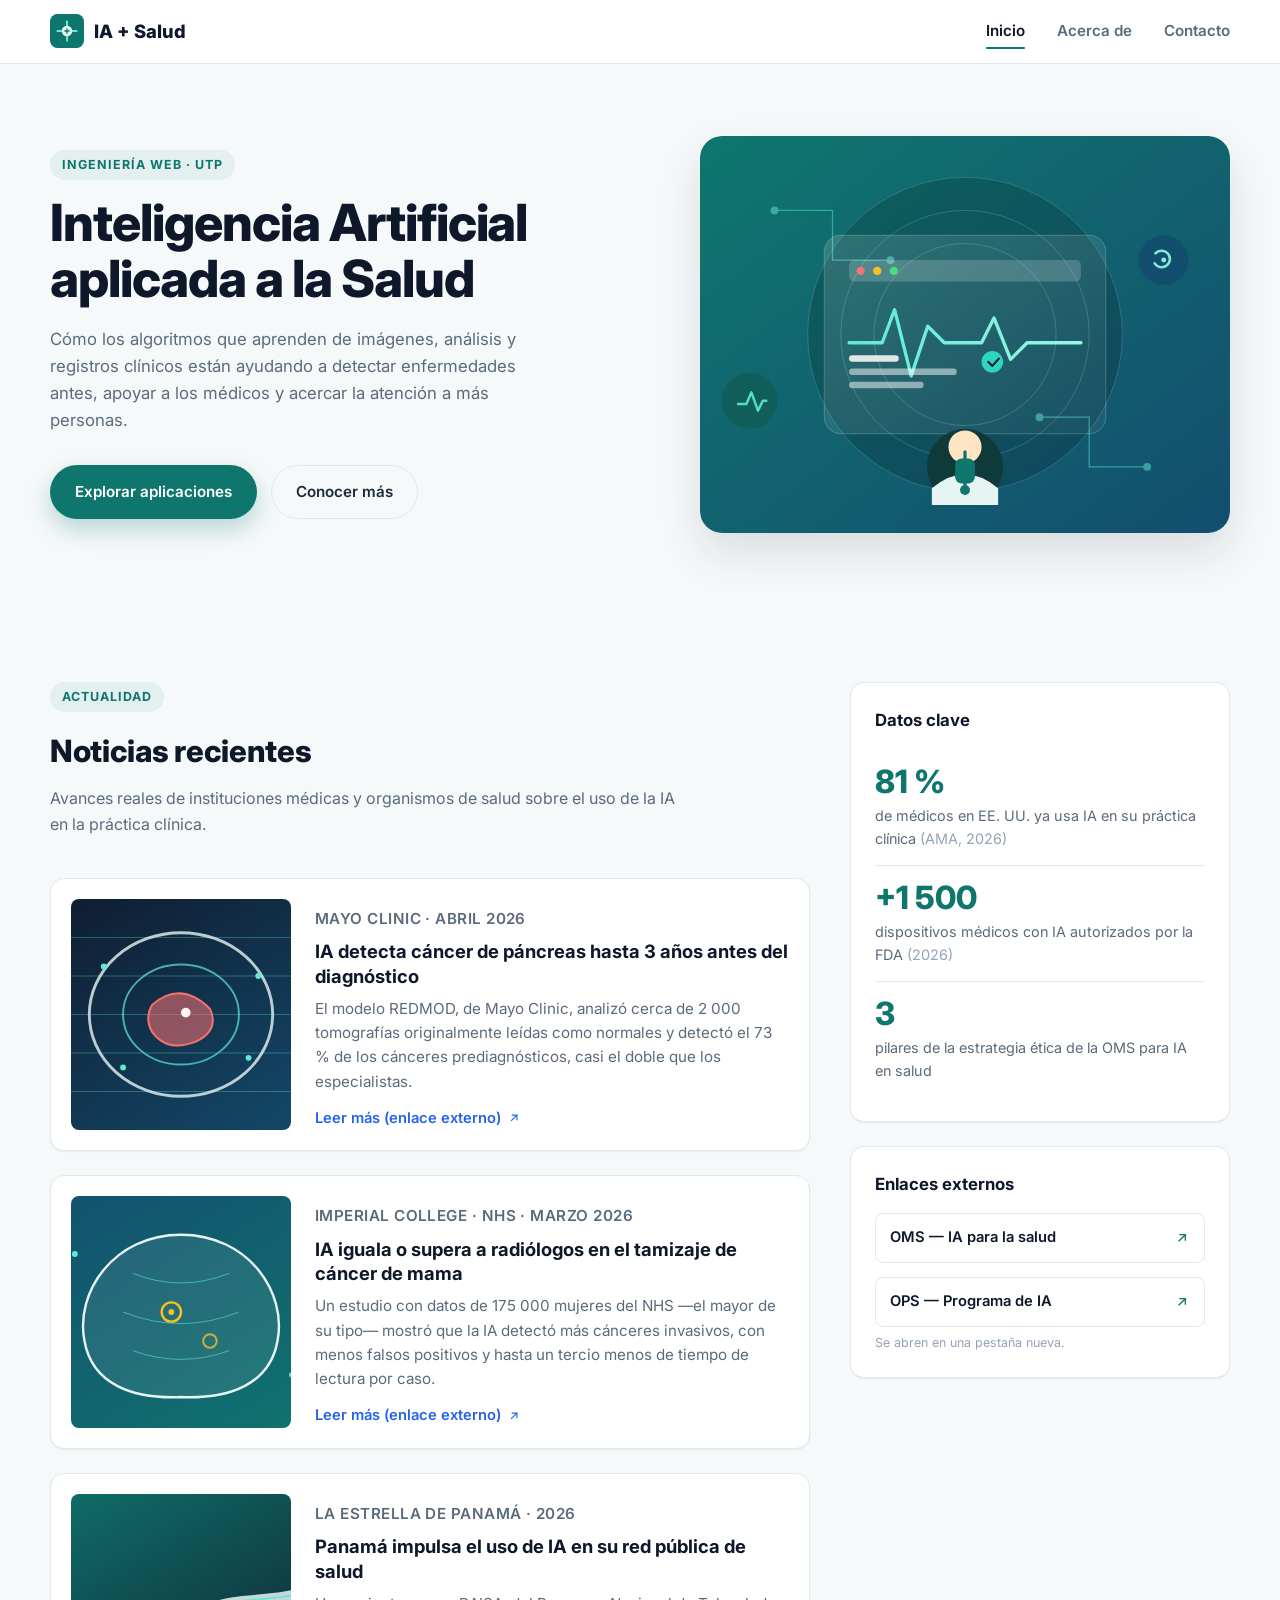
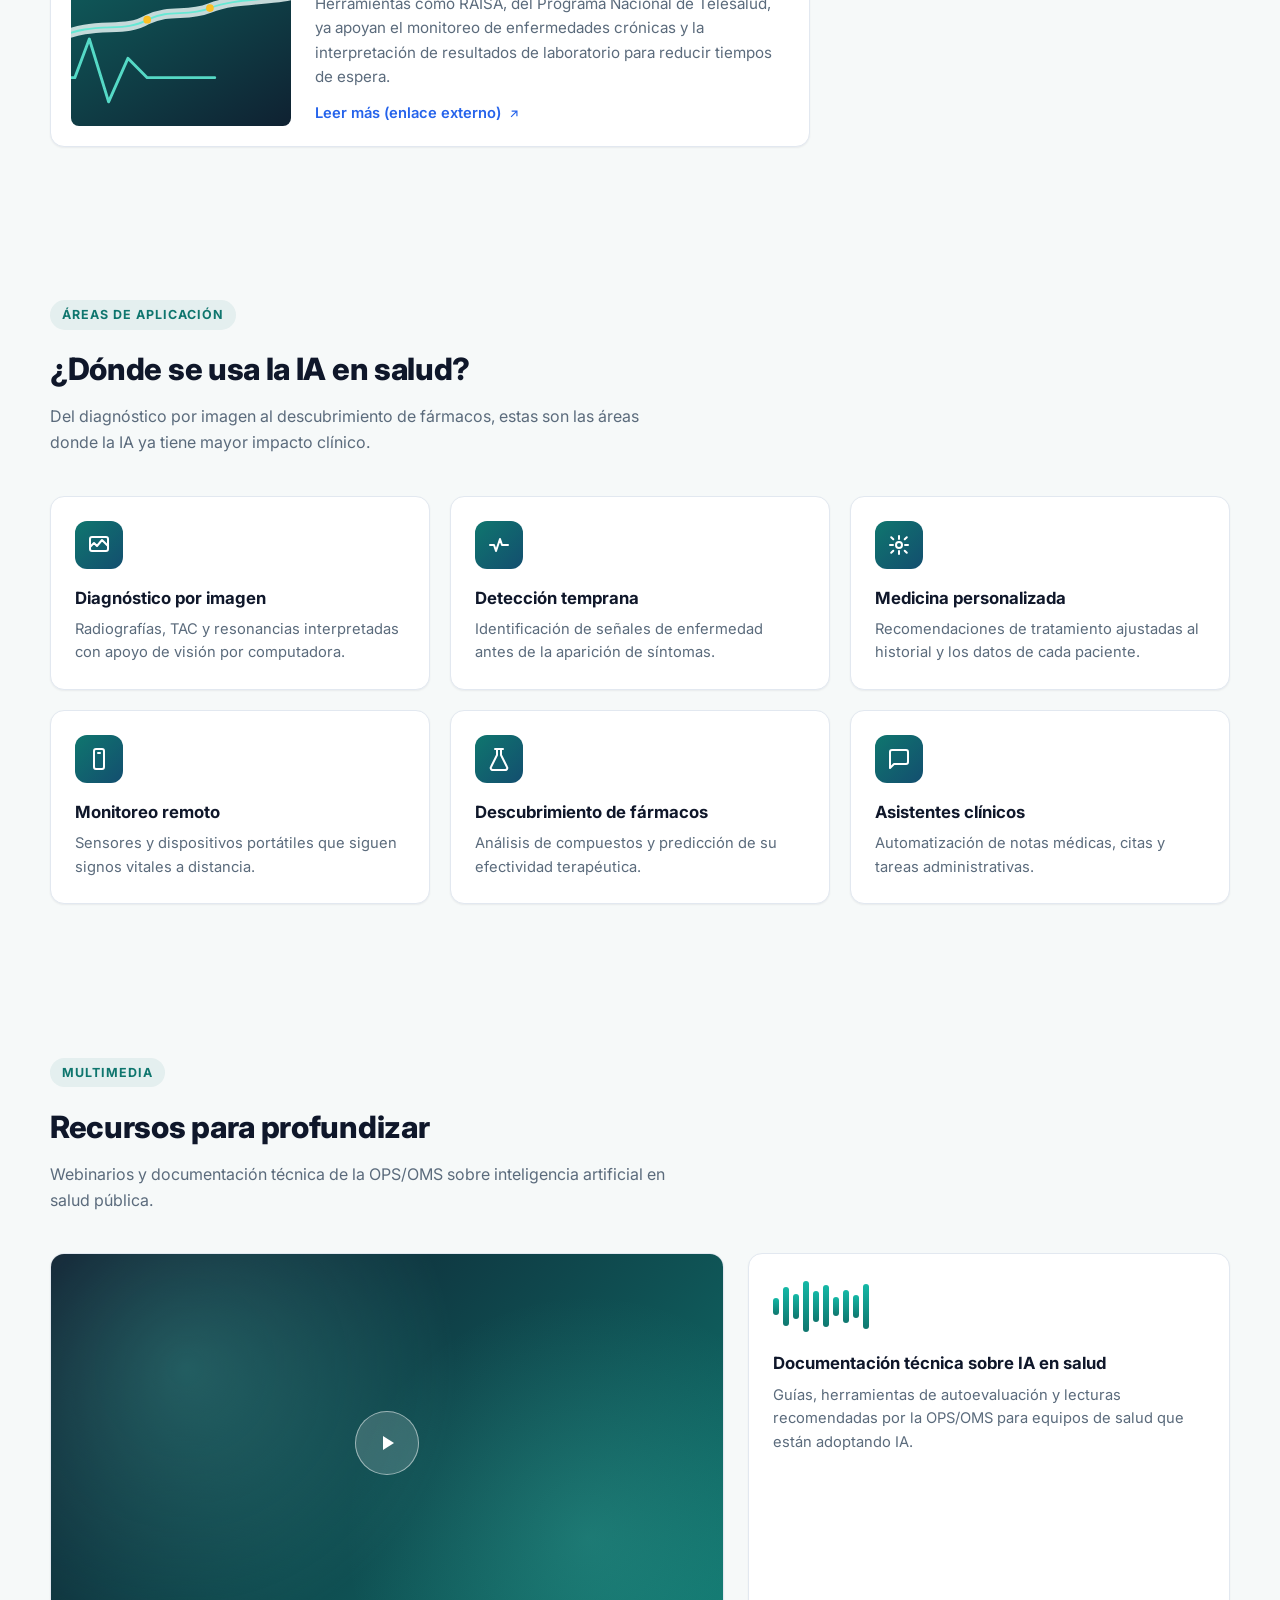
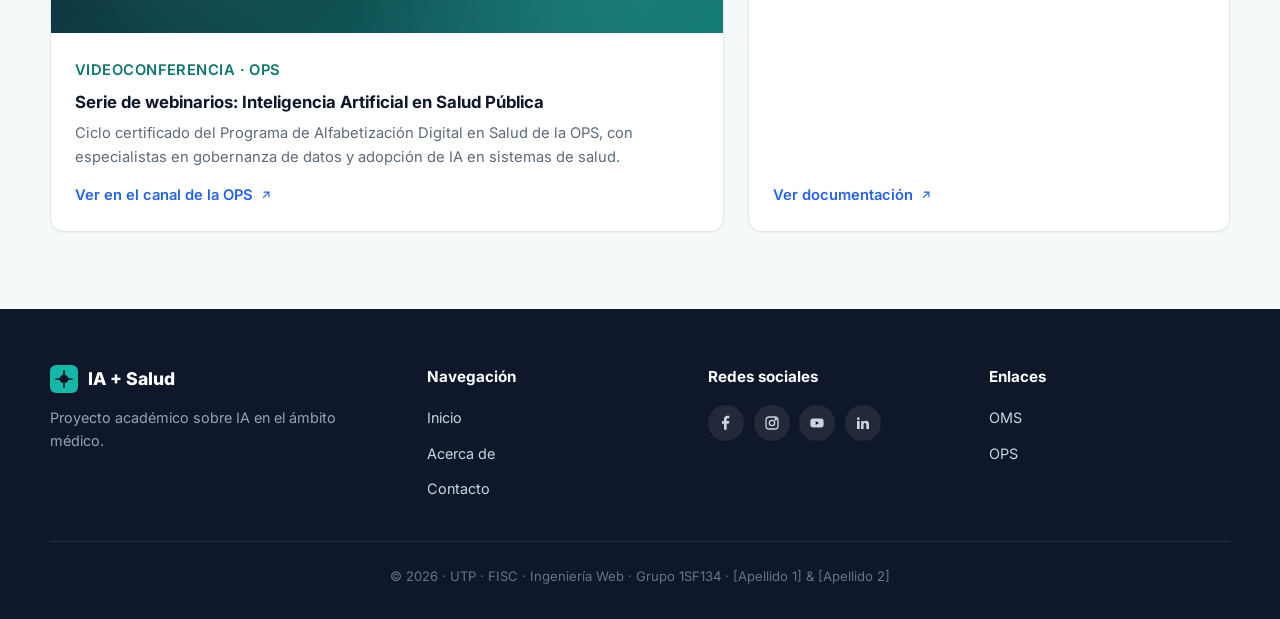
<file: index.html>
<!DOCTYPE html>
<html lang="es">
<head>
  <meta charset="UTF-8">
  <meta name="viewport" content="width=device-width, initial-scale=1.0">
  <title>IA + Salud · Inteligencia Artificial aplicada a la Salud</title>
  <meta name="description" content="Cómo la inteligencia artificial ayuda a detectar enfermedades antes, apoyar a los médicos y acercar la atención a más personas. Proyecto académico UTP.">
  <link rel="icon" type="image/svg+xml" href="img/favicon.svg">
  <link rel="stylesheet" href="css/style.css">
</head>
<body>
  <a class="skip-link" href="#main">Saltar al contenido</a>

  <header class="site-header">
    <nav class="nav-bar container" aria-label="Navegación principal">
      <a class="brand" href="index.html">
        <svg width="34" height="34" viewBox="0 0 64 64" aria-hidden="true">
          <rect width="64" height="64" rx="14" fill="#0f766e"/>
          <path d="M32 14v10M32 40v10M14 32h10M40 32h10" stroke="#5eead4" stroke-width="4" stroke-linecap="round"/>
          <circle cx="32" cy="32" r="10" fill="#e6f4f3"/>
          <path d="M28 32h8M32 28v8" stroke="#0f766e" stroke-width="2.6" stroke-linecap="round"/>
        </svg>
        IA + Salud
      </a>

      <input type="checkbox" id="navToggle" class="nav-toggle">
      <label for="navToggle" class="nav-toggle-label" aria-label="Abrir menú de navegación">
        <svg width="26" height="26" viewBox="0 0 24 24" fill="none" stroke="currentColor" stroke-width="2" stroke-linecap="round"><path d="M3 6h18M3 12h18M3 18h18"/></svg>
      </label>

      <ul class="nav-links">
        <li><a href="index.html" aria-current="page">Inicio</a></li>
        <li><a href="acerca.html">Acerca de</a></li>
        <li><a href="contacto.html">Contacto</a></li>
      </ul>
    </nav>
  </header>

  <main id="main">
    <section id="hero" class="hero">
      <div class="container">
        <div class="hero-copy">
          <span class="eyebrow">Ingeniería Web · UTP</span>
          <h1>Inteligencia Artificial aplicada a la Salud</h1>
          <p>Cómo los algoritmos que aprenden de imágenes, análisis y registros clínicos están ayudando a detectar enfermedades antes, apoyar a los médicos y acercar la atención a más personas.</p>
          <div class="hero-actions">
            <a class="btn btn-primary" href="#aplicaciones">Explorar aplicaciones</a>
            <a class="btn btn-outline" href="acerca.html">Conocer más</a>
          </div>
        </div>
        <div class="hero-media">
          <img src="img/hero.svg" alt="Ilustración de un profesional de salud interactuando con una interfaz de inteligencia artificial que muestra signos vitales y una validación clínica">
        </div>
      </div>
    </section>

    <section id="noticias">
      <div class="container content-grid">
        <div>
          <div class="section-head">
            <span class="eyebrow">Actualidad</span>
            <h2>Noticias recientes</h2>
            <p>Avances reales de instituciones médicas y organismos de salud sobre el uso de la IA en la práctica clínica.</p>
          </div>

          <div class="stack">
            <article class="card news-card">
              <img src="img/noticia-1.svg" alt="Ilustración de una tomografía abdominal analizada por inteligencia artificial">
              <div>
                <p class="news-meta">Mayo Clinic · abril 2026</p>
                <h3>IA detecta cáncer de páncreas hasta 3 años antes del diagnóstico</h3>
                <p>El modelo REDMOD, de Mayo Clinic, analizó cerca de 2 000 tomografías originalmente leídas como normales y detectó el 73 % de los cánceres prediagnósticos, casi el doble que los especialistas.</p>
                <a class="news-link" href="https://newsnetwork.mayoclinic.org/discussion/mayo-clinic-ai-detects-pancreatic-cancer-up-to-3-years-before-diagnosis-in-landmark-validation-study/" target="_blank" rel="noopener noreferrer">
                  Leer más (enlace externo)
                  <svg width="14" height="14" viewBox="0 0 24 24" fill="none" stroke="currentColor" stroke-width="2"><path d="M7 17 17 7M8 7h9v9"/></svg>
                </a>
              </div>
            </article>

            <article class="card news-card">
              <img src="img/noticia-2.svg" alt="Ilustración de una mamografía con puntos de análisis de inteligencia artificial">
              <div>
                <p class="news-meta">Imperial College · NHS · marzo 2026</p>
                <h3>IA iguala o supera a radiólogos en el tamizaje de cáncer de mama</h3>
                <p>Un estudio con datos de 175 000 mujeres del NHS —el mayor de su tipo— mostró que la IA detectó más cánceres invasivos, con menos falsos positivos y hasta un tercio menos de tiempo de lectura por caso.</p>
                <a class="news-link" href="https://www.imperial.ac.uk/news/articles/global-health-innovation/2026/new-research-conducted-using-google-ai-can-match-or-exceed-radiologists-in-detecting-cancer-in-breast-scans-/" target="_blank" rel="noopener noreferrer">
                  Leer más (enlace externo)
                  <svg width="14" height="14" viewBox="0 0 24 24" fill="none" stroke="currentColor" stroke-width="2"><path d="M7 17 17 7M8 7h9v9"/></svg>
                </a>
              </div>
            </article>

            <article class="card news-card">
              <img src="img/noticia-3.svg" alt="Ilustración del mapa de Panamá con una señal de pulso representando telesalud">
              <div>
                <p class="news-meta">La Estrella de Panamá · 2026</p>
                <h3>Panamá impulsa el uso de IA en su red pública de salud</h3>
                <p>Herramientas como RAISA, del Programa Nacional de Telesalud, ya apoyan el monitoreo de enfermedades crónicas y la interpretación de resultados de laboratorio para reducir tiempos de espera.</p>
                <a class="news-link" href="https://www.laestrella.com.pa/vida-y-cultura/ciencia/inteligencia-artificial-en-la-salud-amenaza-o-aliada-para-salvar-vidas-en-panama-JL25848706" target="_blank" rel="noopener noreferrer">
                  Leer más (enlace externo)
                  <svg width="14" height="14" viewBox="0 0 24 24" fill="none" stroke="currentColor" stroke-width="2"><path d="M7 17 17 7M8 7h9v9"/></svg>
                </a>
              </div>
            </article>
          </div>
        </div>

        <aside>
          <div class="card aside-block">
            <h2>Datos clave</h2>
            <div class="stat">
              <strong>81 %</strong>
              <span>de médicos en EE. UU. ya usa IA en su práctica clínica <cite>(AMA, 2026)</cite></span>
            </div>
            <div class="stat">
              <strong>+1 500</strong>
              <span>dispositivos médicos con IA autorizados por la FDA <cite>(2026)</cite></span>
            </div>
            <div class="stat">
              <strong>3</strong>
              <span>pilares de la estrategia ética de la OMS para IA en salud</span>
            </div>
          </div>

          <div class="card aside-block">
            <h2>Enlaces externos</h2>
            <div class="ext-links">
              <a class="ext-link" href="https://www.who.int/health-topics/artificial-intelligence" target="_blank" rel="noopener noreferrer">
                OMS — IA para la salud
                <svg width="16" height="16" viewBox="0 0 24 24" fill="none" stroke="currentColor" stroke-width="2"><path d="M7 17 17 7M8 7h9v9"/></svg>
              </a>
              <a class="ext-link" href="https://www.paho.org/es/inteligencia-artificial-para-salud" target="_blank" rel="noopener noreferrer">
                OPS — Programa de IA
                <svg width="16" height="16" viewBox="0 0 24 24" fill="none" stroke="currentColor" stroke-width="2"><path d="M7 17 17 7M8 7h9v9"/></svg>
              </a>
            </div>
            <p class="aside-note">Se abren en una pestaña nueva.</p>
          </div>
        </aside>
      </div>
    </section>

    <section id="aplicaciones">
      <div class="container">
        <div class="section-head">
          <span class="eyebrow">Áreas de aplicación</span>
          <h2>¿Dónde se usa la IA en salud?</h2>
          <p>Del diagnóstico por imagen al descubrimiento de fármacos, estas son las áreas donde la IA ya tiene mayor impacto clínico.</p>
        </div>

        <ul class="app-grid">
          <li class="card app-card">
            <div class="app-icon">
              <svg width="24" height="24" viewBox="0 0 24 24" fill="none" stroke="currentColor" stroke-width="2" stroke-linecap="round" stroke-linejoin="round"><rect x="3" y="4" width="18" height="14" rx="2"/><path d="M3 14l4-4 3 3 5-6 6 6"/></svg>
            </div>
            <h3>Diagnóstico por imagen</h3>
            <p>Radiografías, TAC y resonancias interpretadas con apoyo de visión por computadora.</p>
          </li>
          <li class="card app-card">
            <div class="app-icon">
              <svg width="24" height="24" viewBox="0 0 24 24" fill="none" stroke="currentColor" stroke-width="2" stroke-linecap="round" stroke-linejoin="round"><path d="M3 12h4l2 6 4-12 2 6h6"/></svg>
            </div>
            <h3>Detección temprana</h3>
            <p>Identificación de señales de enfermedad antes de la aparición de síntomas.</p>
          </li>
          <li class="card app-card">
            <div class="app-icon">
              <svg width="24" height="24" viewBox="0 0 24 24" fill="none" stroke="currentColor" stroke-width="2" stroke-linecap="round" stroke-linejoin="round"><circle cx="12" cy="12" r="3"/><path d="M12 3v3M12 18v3M4.2 4.2l2.1 2.1M17.7 17.7l2.1 2.1M3 12h3M18 12h3M4.2 19.8l2.1-2.1M17.7 6.3l2.1-2.1"/></svg>
            </div>
            <h3>Medicina personalizada</h3>
            <p>Recomendaciones de tratamiento ajustadas al historial y los datos de cada paciente.</p>
          </li>
          <li class="card app-card">
            <div class="app-icon">
              <svg width="24" height="24" viewBox="0 0 24 24" fill="none" stroke="currentColor" stroke-width="2" stroke-linecap="round" stroke-linejoin="round"><rect x="7" y="2" width="10" height="20" rx="2"/><path d="M11 6h2"/></svg>
            </div>
            <h3>Monitoreo remoto</h3>
            <p>Sensores y dispositivos portátiles que siguen signos vitales a distancia.</p>
          </li>
          <li class="card app-card">
            <div class="app-icon">
              <svg width="24" height="24" viewBox="0 0 24 24" fill="none" stroke="currentColor" stroke-width="2" stroke-linecap="round" stroke-linejoin="round"><path d="M10 2v6L4 20a2 2 0 0 0 2 3h12a2 2 0 0 0 2-3l-6-12V2"/><path d="M8 2h8"/></svg>
            </div>
            <h3>Descubrimiento de fármacos</h3>
            <p>Análisis de compuestos y predicción de su efectividad terapéutica.</p>
          </li>
          <li class="card app-card">
            <div class="app-icon">
              <svg width="24" height="24" viewBox="0 0 24 24" fill="none" stroke="currentColor" stroke-width="2" stroke-linecap="round" stroke-linejoin="round"><path d="M21 15a2 2 0 0 1-2 2H7l-4 4V5a2 2 0 0 1 2-2h14a2 2 0 0 1 2 2z"/></svg>
            </div>
            <h3>Asistentes clínicos</h3>
            <p>Automatización de notas médicas, citas y tareas administrativas.</p>
          </li>
        </ul>
      </div>
    </section>

    <section id="multimedia">
      <div class="container">
        <div class="section-head">
          <span class="eyebrow">Multimedia</span>
          <h2>Recursos para profundizar</h2>
          <p>Webinarios y documentación técnica de la OPS/OMS sobre inteligencia artificial en salud pública.</p>
        </div>

        <div class="media-grid">
          <div class="card media-card">
            <div class="media-thumb">
              <div class="play-btn">
                <svg width="24" height="24" viewBox="0 0 24 24" fill="currentColor"><path d="M8 5v14l11-7z"/></svg>
              </div>
            </div>
            <div class="media-body">
              <p class="news-meta">Videoconferencia · OPS</p>
              <h3>Serie de webinarios: Inteligencia Artificial en Salud Pública</h3>
              <p>Ciclo certificado del Programa de Alfabetización Digital en Salud de la OPS, con especialistas en gobernanza de datos y adopción de IA en sistemas de salud.</p>
              <a class="news-link" href="https://www.paho.org/en/news/29-10-2025-digital-health-cycle-artificial-intelligence-public-health-now-available-youtube" target="_blank" rel="noopener noreferrer">
                Ver en el canal de la OPS
                <svg width="14" height="14" viewBox="0 0 24 24" fill="none" stroke="currentColor" stroke-width="2"><path d="M7 17 17 7M8 7h9v9"/></svg>
              </a>
            </div>
          </div>

          <div class="card audio-card">
            <div class="audio-visual" aria-hidden="true">
              <span></span><span></span><span></span><span></span><span></span><span></span><span></span><span></span><span></span><span></span>
            </div>
            <h3>Documentación técnica sobre IA en salud</h3>
            <p>Guías, herramientas de autoevaluación y lecturas recomendadas por la OPS/OMS para equipos de salud que están adoptando IA.</p>
            <a class="news-link" href="https://www.paho.org/es/inteligencia-artificial-para-salud/documentacion-tecnica-sobre-ia" target="_blank" rel="noopener noreferrer">
              Ver documentación
              <svg width="14" height="14" viewBox="0 0 24 24" fill="none" stroke="currentColor" stroke-width="2"><path d="M7 17 17 7M8 7h9v9"/></svg>
            </a>
          </div>
        </div>
      </div>
    </section>
  </main>

  <footer class="site-footer">
    <div class="container">
      <div class="footer-grid">
        <div>
          <div class="footer-brand">
            <svg width="28" height="28" viewBox="0 0 64 64" aria-hidden="true">
              <rect width="64" height="64" rx="14" fill="#14b8a6"/>
              <path d="M32 14v10M32 40v10M14 32h10M40 32h10" stroke="#0f172a" stroke-width="4" stroke-linecap="round"/>
              <circle cx="32" cy="32" r="10" fill="#0f172a"/>
            </svg>
            IA + Salud
          </div>
          <p>Proyecto académico sobre IA en el ámbito médico.</p>
        </div>
        <div>
          <h3>Navegación</h3>
          <ul>
            <li><a href="index.html">Inicio</a></li>
            <li><a href="acerca.html">Acerca de</a></li>
            <li><a href="contacto.html">Contacto</a></li>
          </ul>
        </div>
        <div>
          <h3>Redes sociales</h3>
          <div class="footer-social">
            <a href="#" aria-label="Facebook"><svg width="16" height="16" viewBox="0 0 24 24" fill="currentColor"><path d="M13 22v-9h3l1-4h-4V7c0-1 .3-2 2-2h2V1h-3c-3 0-5 2-5 5v3H6v4h3v9z"/></svg></a>
            <a href="#" aria-label="Instagram"><svg width="16" height="16" viewBox="0 0 24 24" fill="none" stroke="currentColor" stroke-width="2"><rect x="3" y="3" width="18" height="18" rx="5"/><circle cx="12" cy="12" r="4"/><circle cx="17.5" cy="6.5" r="1"/></svg></a>
            <a href="#" aria-label="YouTube"><svg width="16" height="16" viewBox="0 0 24 24" fill="currentColor"><path d="M22 12s0-3-.4-4.5c-.2-.9-1-1.6-1.9-1.8C18 5.3 12 5.3 12 5.3s-6 0-7.7.4c-.9.2-1.7.9-1.9 1.8C2 9 2 12 2 12s0 3 .4 4.5c.2.9 1 1.6 1.9 1.8 1.7.4 7.7.4 7.7.4s6 0 7.7-.4c.9-.2 1.7-.9 1.9-1.8.4-1.5.4-4.5.4-4.5z"/><path d="M10 15l5-3-5-3z" fill="#0f172a"/></svg></a>
            <a href="#" aria-label="LinkedIn"><svg width="16" height="16" viewBox="0 0 24 24" fill="currentColor"><path d="M4.98 3.5a2 2 0 1 1 0 4 2 2 0 0 1 0-4zM3 8.98h4v12H3zM9.5 8.98H13v1.64h.05c.5-.9 1.7-1.85 3.5-1.85 3.74 0 4.45 2.46 4.45 5.66v6.55h-4v-5.8c0-1.38-.03-3.15-1.92-3.15-1.93 0-2.22 1.5-2.22 3.05v5.9h-4z"/></svg></a>
          </div>
        </div>
        <div>
          <h3>Enlaces</h3>
          <ul>
            <li><a href="https://www.who.int/health-topics/artificial-intelligence" target="_blank" rel="noopener noreferrer">OMS</a></li>
            <li><a href="https://www.paho.org/es/inteligencia-artificial-para-salud" target="_blank" rel="noopener noreferrer">OPS</a></li>
          </ul>
        </div>
      </div>
      <p class="footer-bottom">© 2026 · UTP · FISC · Ingeniería Web · Grupo 1SF134 · [Apellido 1] &amp; [Apellido 2]</p>
    </div>
  </footer>
</body>
</html>
</file>
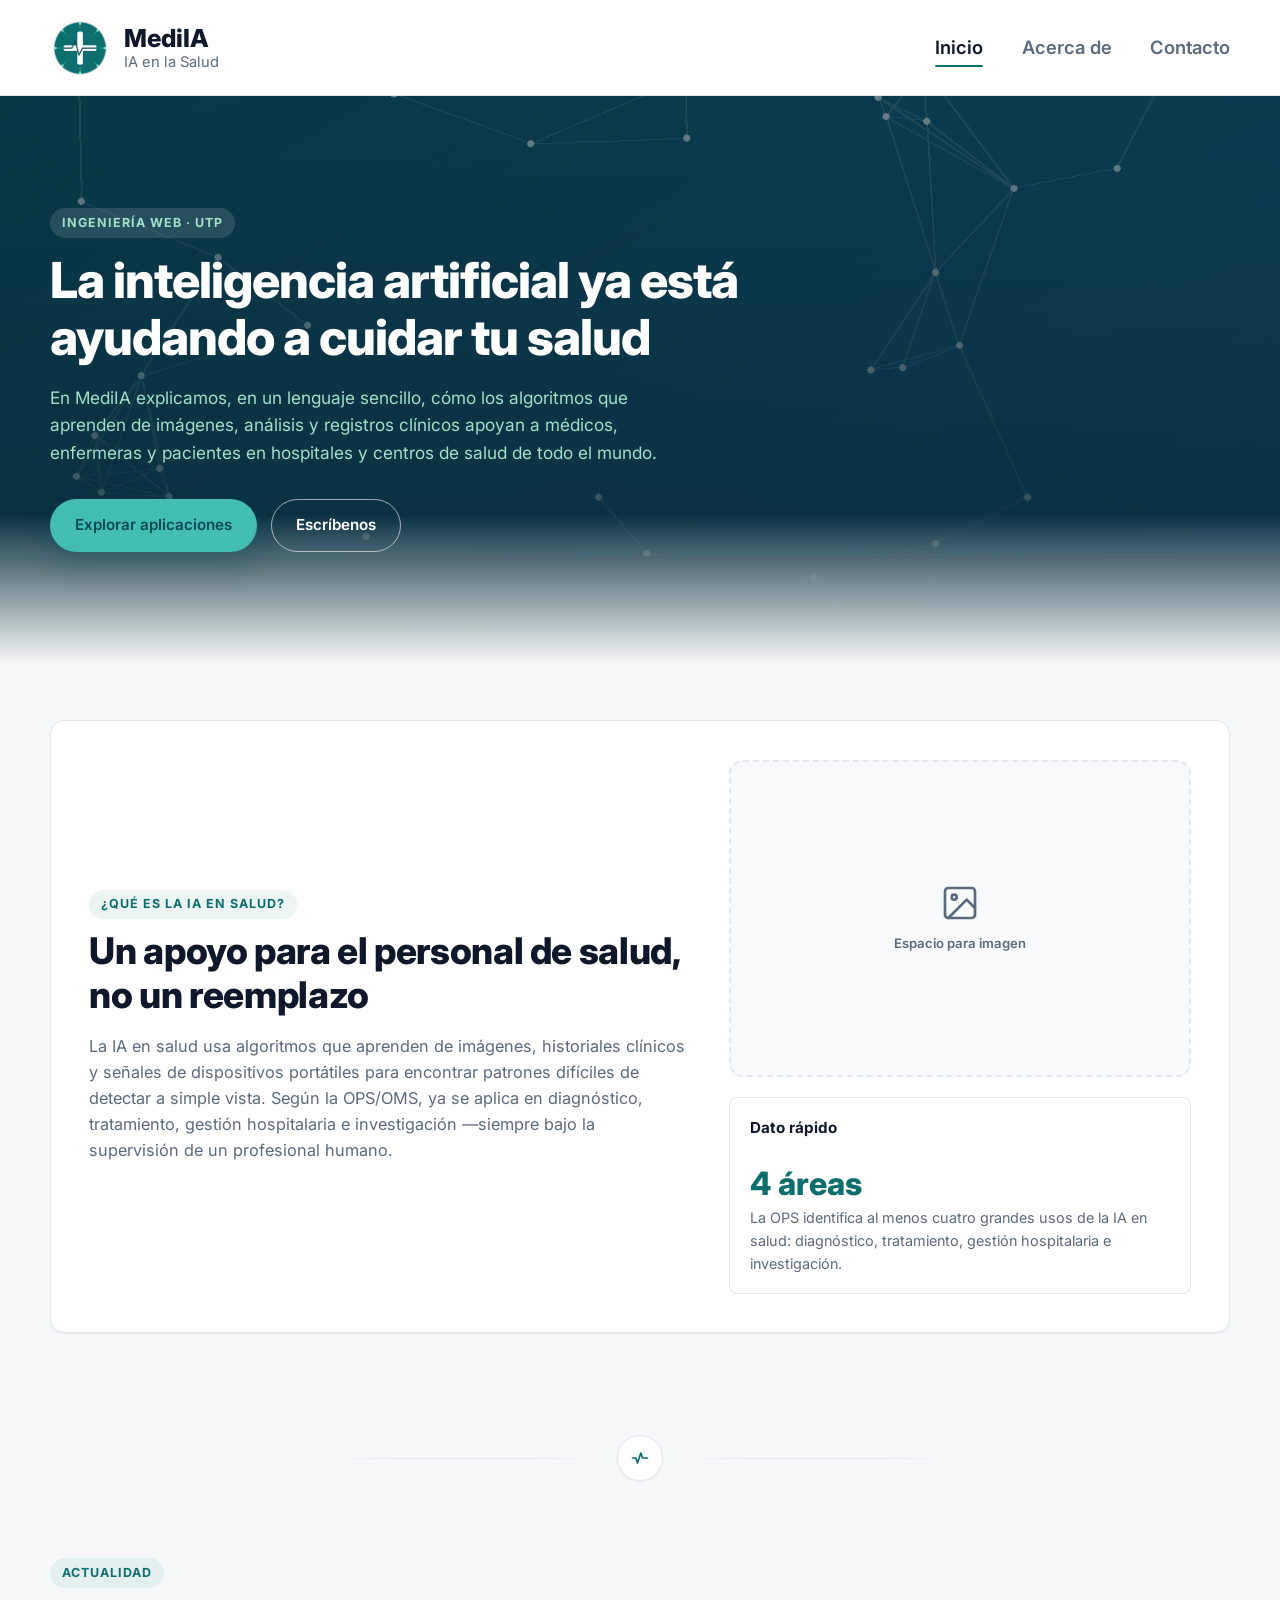
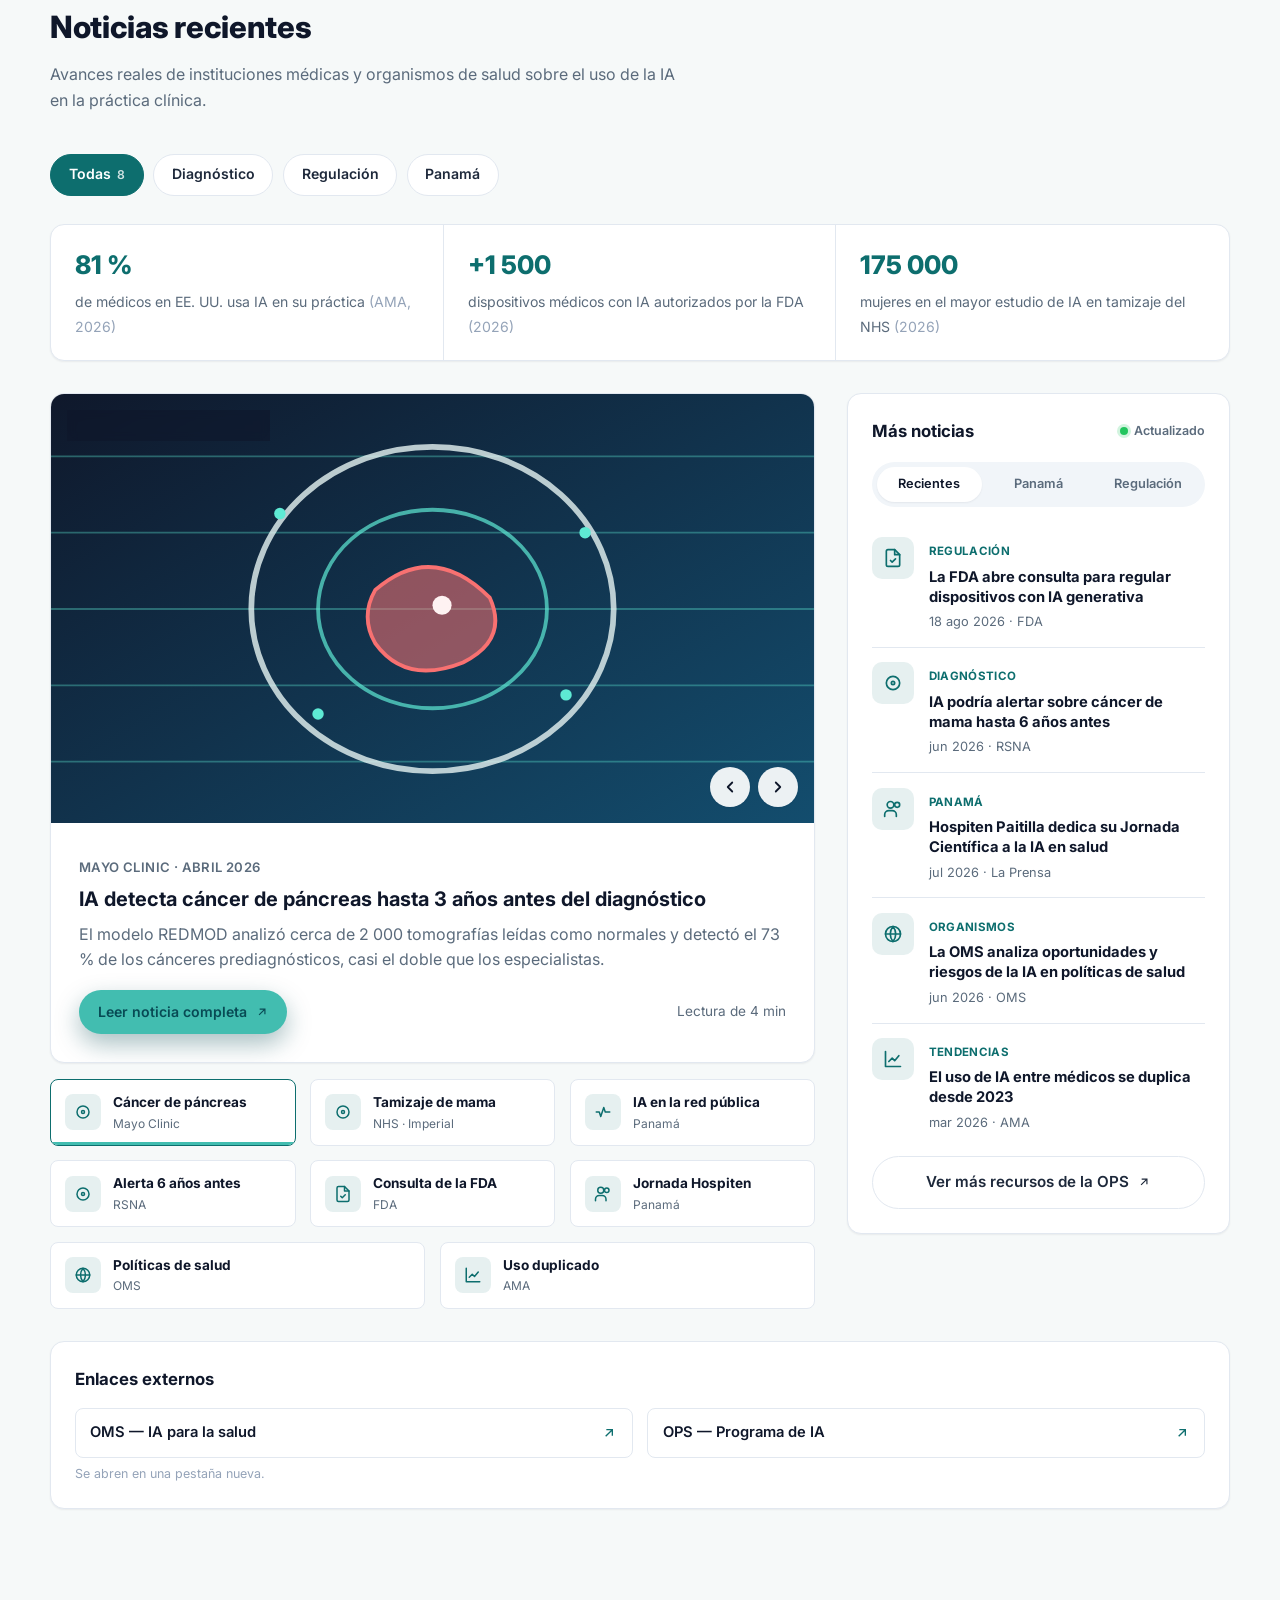
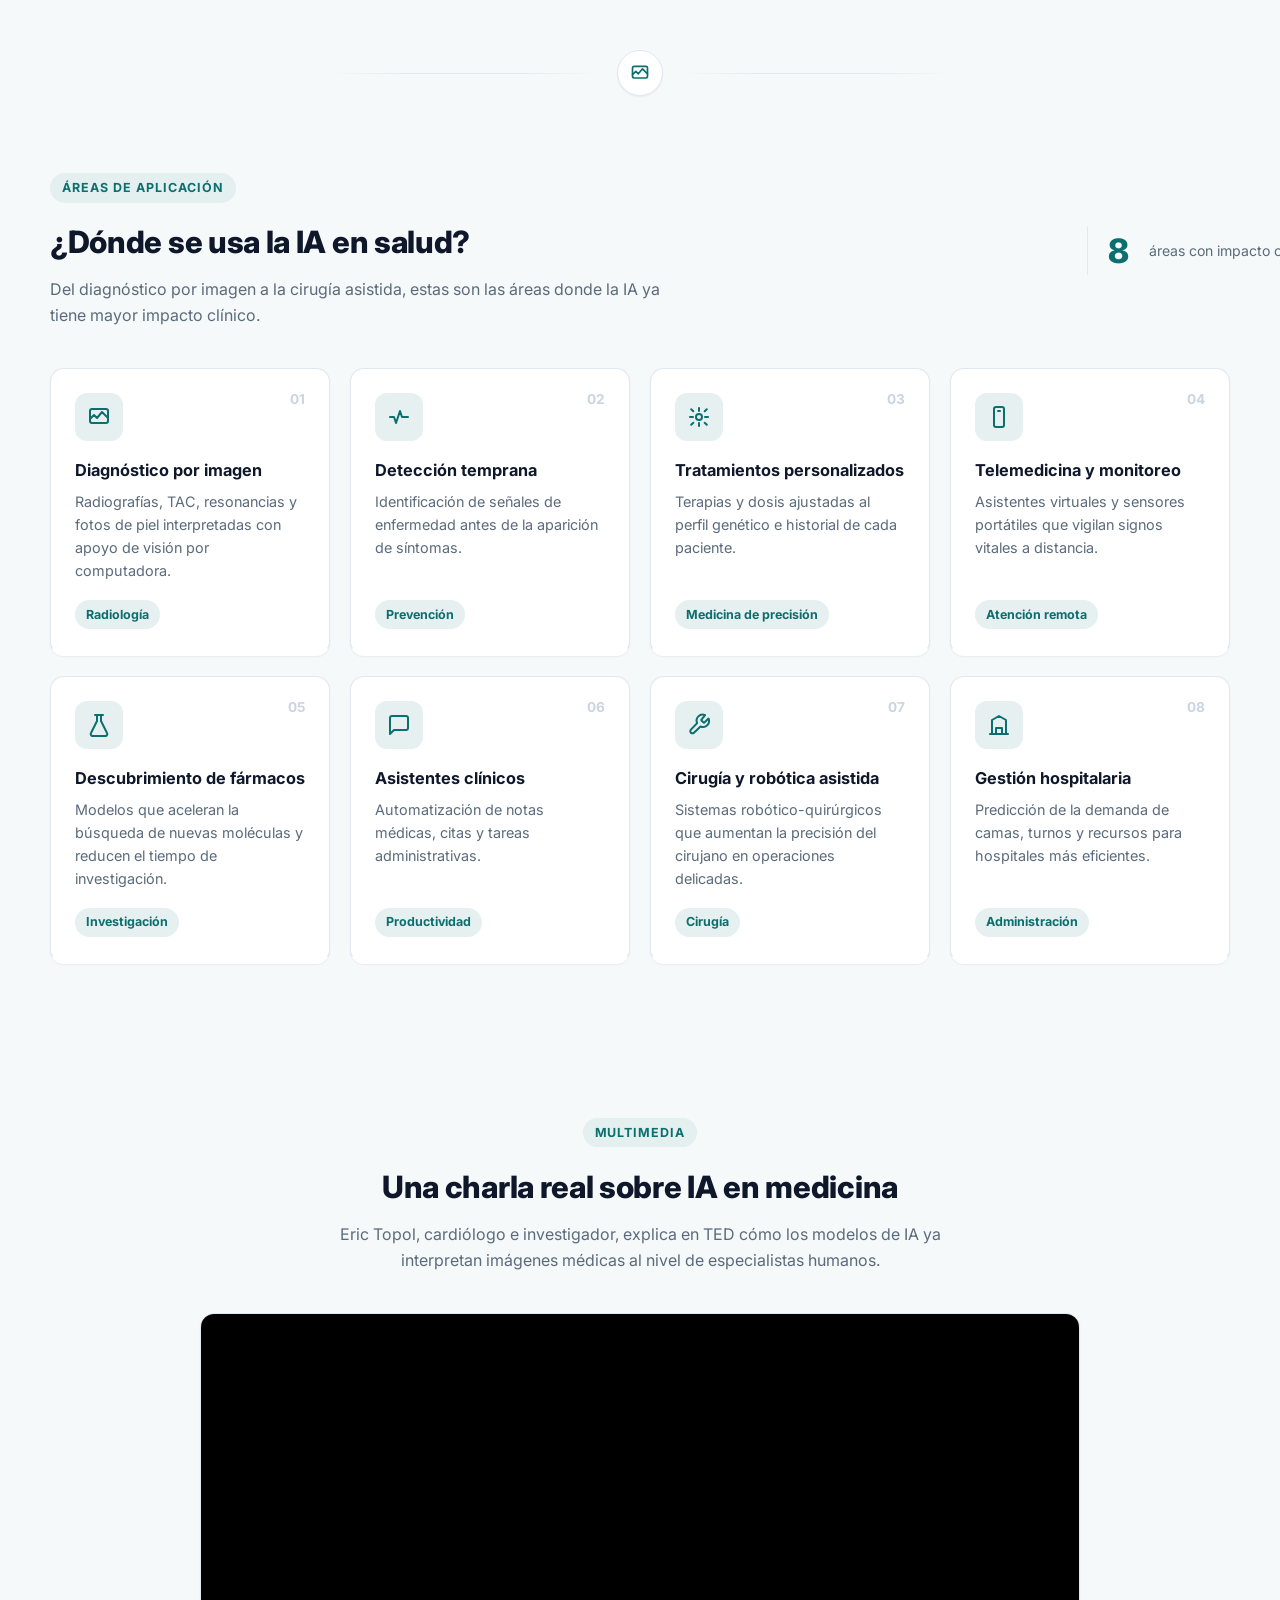
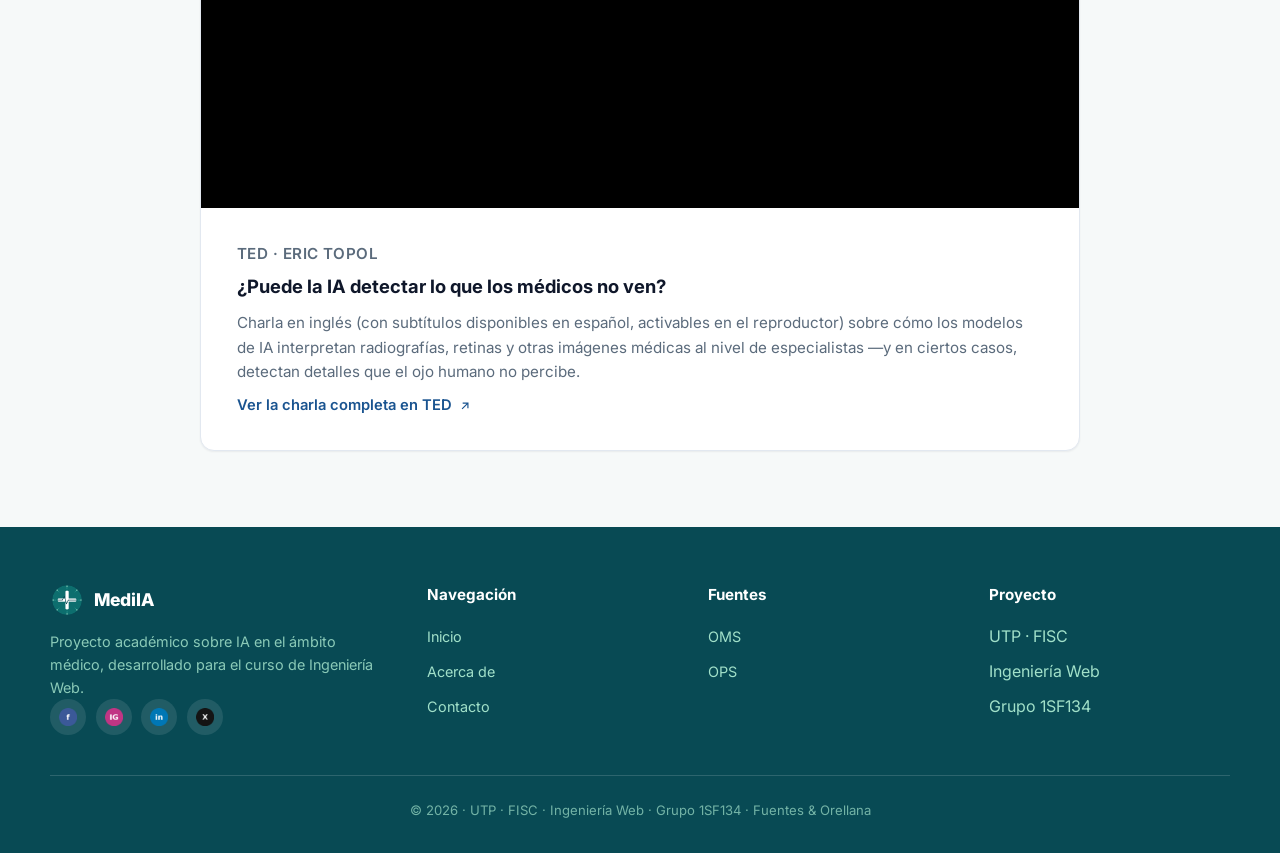
<file: IA-Salud-Fusion/index.html>
<!DOCTYPE html>
<html lang="es">
<head>
  <meta charset="UTF-8">
  <meta name="viewport" content="width=device-width, initial-scale=1.0">
  <title>MediIA · Inteligencia Artificial aplicada a la Salud</title>
  <meta name="description" content="MediIA explica como la inteligencia artificial ayuda a detectar enfermedades antes, apoyar a los médicos y acercar la atención a más personas. Proyecto académico UTP.">
  <link rel="icon" type="image/png" href="img/favicon.png">
  <link rel="stylesheet" href="css/style.css">
</head>
<body>
  <a class="skip-link" href="#main">Saltar al contenido</a>

  <header class="site-header">
    <nav class="nav-bar container" aria-label="Navegación principal">
      <a class="brand" href="index.html">
        <img src="img/logo.png" alt="Logo de MediIA">
        <span class="brand-text">
          <strong>MediIA</strong>
          <span>IA en la Salud</span>
        </span>
      </a>

      <input type="checkbox" id="navToggle" class="nav-toggle">
      <label for="navToggle" class="nav-toggle-label" aria-label="Abrir menú de navegación">
        <svg width="26" height="26" viewBox="0 0 24 24" fill="none" stroke="currentColor" stroke-width="2" stroke-linecap="round"><path d="M3 6h18M3 12h18M3 18h18"/></svg>
      </label>

      <ul class="nav-links">
        <li><a href="index.html" aria-current="page">Inicio</a></li>
        <li><a href="acerca.html">Acerca de</a></li>
        <li><a href="contacto.html">Contacto</a></li>
      </ul>
    </nav>
  </header>

  <main id="main">
    <section class="hero-photo" style="background-image: url('img/hero-inicio.jpg');">
      <div class="container">
        <span class="eyebrow on-dark">Ingeniería Web · UTP</span>
        <h1>La inteligencia artificial ya está ayudando a cuidar tu salud</h1>
        <p>En MediIA explicamos, en un lenguaje sencillo, cómo los algoritmos que aprenden de imágenes, análisis y registros clínicos apoyan a médicos, enfermeras y pacientes en hospitales y centros de salud de todo el mundo.</p>
        <div class="hero-actions">
          <a class="btn btn-primary" href="#aplicaciones">Explorar aplicaciones</a>
          <a class="btn btn-outline" href="contacto.html">Escríbenos</a>
        </div>
      </div>
    </section>

    <section id="que-es" class="intro-section">
      <div class="container">
        <div class="card intro-panel">
          <div class="intro-panel-text">
            <span class="eyebrow">¿Qué es la IA en salud?</span>
            <h2>Un apoyo para el personal de salud, no un reemplazo</h2>
            <p>La IA en salud usa algoritmos que aprenden de imágenes, historiales clínicos y señales de dispositivos portátiles para encontrar patrones difíciles de detectar a simple vista. Según la OPS/OMS, ya se aplica en diagnóstico, tratamiento, gestión hospitalaria e investigación —siempre bajo la supervisión de un profesional humano.</p>
          </div>

          <div class="intro-panel-side">
            <div class="image-placeholder">
              <svg width="40" height="40" viewBox="0 0 24 24" fill="none" stroke="currentColor" stroke-width="1.6" stroke-linecap="round" stroke-linejoin="round" aria-hidden="true"><rect x="3" y="3" width="18" height="18" rx="2"/><circle cx="8.5" cy="8.5" r="1.5"/><path d="M21 15l-5-5L5 21"/></svg>
              <span>Espacio para imagen</span>
            </div>

            <div class="mini-stat" aria-labelledby="aside-dato-rapido">
              <h3 id="aside-dato-rapido">Dato rápido</h3>
              <div class="stat">
                <strong>4 áreas</strong>
                <span>La OPS identifica al menos cuatro grandes usos de la IA en salud: diagnóstico, tratamiento, gestión hospitalaria e investigación.</span>
              </div>
            </div>
          </div>
        </div>
      </div>
    </section>

    <div class="section-divider" aria-hidden="true">
      <span class="divider-line"></span>
      <span class="divider-icon">
        <svg width="20" height="20" viewBox="0 0 24 24" fill="none" stroke="currentColor" stroke-width="2" stroke-linecap="round" stroke-linejoin="round"><path d="M3 12h4l2 6 4-12 2 6h6"/></svg>
      </span>
      <span class="divider-line"></span>
    </div>

    <section id="noticias">
      <div class="container">
        <div class="section-head with-stat">
          <div class="section-head-text">
            <span class="eyebrow">Actualidad</span>
            <h2>Noticias recientes</h2>
            <p>Avances reales de instituciones médicas y organismos de salud sobre el uso de la IA en la práctica clínica.</p>
          </div>
        </div>

        <fieldset class="news-filters">
          <legend class="visually-hidden">Filtrar noticias por categoría</legend>
          <button type="button" class="filter-pill active" data-filter="todas">Todas <span class="filter-count">8</span></button>
          <button type="button" class="filter-pill" data-filter="diagnostico">Diagnóstico</button>
          <button type="button" class="filter-pill" data-filter="regulacion">Regulación</button>
          <button type="button" class="filter-pill" data-filter="panama">Panamá</button>
        </fieldset>

        <div class="news-stats-bar">
          <div class="mini-stat-item">
            <strong>81 %</strong>
            <span>de médicos en EE. UU. usa IA en su práctica <cite>(AMA, 2026)</cite></span>
          </div>
          <div class="mini-stat-item">
            <strong>+1 500</strong>
            <span>dispositivos médicos con IA autorizados por la FDA <cite>(2026)</cite></span>
          </div>
          <div class="mini-stat-item">
            <strong>175 000</strong>
            <span>mujeres en el mayor estudio de IA en tamizaje del NHS <cite>(2026)</cite></span>
          </div>
        </div>

        <div class="news-layout">
          <div class="news-carousel">
            <div class="carousel-track">
              <article class="carousel-slide card active" data-category="diagnostico" data-index="0">
                <div class="carousel-media">
                  <span class="carousel-tag">Diagnóstico · Oncología</span>
                  <img src="img/noticia-1.svg" alt="Ilustración de una tomografía abdominal analizada por inteligencia artificial">
                  <div class="carousel-nav">
                    <button type="button" class="carousel-arrow prev" aria-label="Noticia anterior">
                      <svg width="18" height="18" viewBox="0 0 24 24" fill="none" stroke="currentColor" stroke-width="2.4" stroke-linecap="round" stroke-linejoin="round"><path d="M15 18l-6-6 6-6"/></svg>
                    </button>
                    <button type="button" class="carousel-arrow next" aria-label="Noticia siguiente">
                      <svg width="18" height="18" viewBox="0 0 24 24" fill="none" stroke="currentColor" stroke-width="2.4" stroke-linecap="round" stroke-linejoin="round"><path d="M9 18l6-6-6-6"/></svg>
                    </button>
                  </div>
                </div>
                <div class="carousel-body">
                  <p class="news-meta">Mayo Clinic · abril 2026</p>
                  <h3>IA detecta cáncer de páncreas hasta 3 años antes del diagnóstico</h3>
                  <p>El modelo REDMOD analizó cerca de 2 000 tomografías leídas como normales y detectó el 73 % de los cánceres prediagnósticos, casi el doble que los especialistas.</p>
                  <div class="carousel-footer">
                    <a class="btn btn-primary btn-sm" href="https://newsnetwork.mayoclinic.org/discussion/mayo-clinic-ai-detects-pancreatic-cancer-up-to-3-years-before-diagnosis-in-landmark-validation-study/" target="_blank" rel="noopener noreferrer">
                      Leer noticia completa
                      <svg width="14" height="14" viewBox="0 0 24 24" fill="none" stroke="currentColor" stroke-width="2"><path d="M7 17 17 7M8 7h9v9"/></svg>
                    </a>
                    <span class="read-time">Lectura de 4 min</span>
                  </div>
                </div>
              </article>

              <article class="carousel-slide card" data-category="diagnostico" data-index="1">
                <div class="carousel-media">
                  <span class="carousel-tag">Diagnóstico · Mamografía</span>
                  <img src="img/noticia-2.svg" alt="Ilustración de una mamografía con puntos de análisis de inteligencia artificial">
                  <div class="carousel-nav">
                    <button type="button" class="carousel-arrow prev" aria-label="Noticia anterior">
                      <svg width="18" height="18" viewBox="0 0 24 24" fill="none" stroke="currentColor" stroke-width="2.4" stroke-linecap="round" stroke-linejoin="round"><path d="M15 18l-6-6 6-6"/></svg>
                    </button>
                    <button type="button" class="carousel-arrow next" aria-label="Noticia siguiente">
                      <svg width="18" height="18" viewBox="0 0 24 24" fill="none" stroke="currentColor" stroke-width="2.4" stroke-linecap="round" stroke-linejoin="round"><path d="M9 18l6-6-6-6"/></svg>
                    </button>
                  </div>
                </div>
                <div class="carousel-body">
                  <p class="news-meta">Imperial College · NHS · marzo 2026</p>
                  <h3>IA iguala o supera a radiólogos en el tamizaje de cáncer de mama</h3>
                  <p>Un estudio con datos de 175 000 mujeres del NHS —el mayor de su tipo— mostró que la IA detectó más cánceres invasivos, con menos falsos positivos y hasta un tercio menos de tiempo de lectura por caso.</p>
                  <div class="carousel-footer">
                    <a class="btn btn-primary btn-sm" href="https://www.imperial.ac.uk/news/articles/global-health-innovation/2026/new-research-conducted-using-google-ai-can-match-or-exceed-radiologists-in-detecting-cancer-in-breast-scans-/" target="_blank" rel="noopener noreferrer">
                      Leer noticia completa
                      <svg width="14" height="14" viewBox="0 0 24 24" fill="none" stroke="currentColor" stroke-width="2"><path d="M7 17 17 7M8 7h9v9"/></svg>
                    </a>
                    <span class="read-time">Lectura de 3 min</span>
                  </div>
                </div>
              </article>

              <article class="carousel-slide card" data-category="panama" data-index="2">
                <div class="carousel-media">
                  <span class="carousel-tag">Panamá · Telesalud</span>
                  <img src="img/noticia-3.svg" alt="Ilustración del mapa de Panamá con una señal de pulso representando telesalud">
                  <div class="carousel-nav">
                    <button type="button" class="carousel-arrow prev" aria-label="Noticia anterior">
                      <svg width="18" height="18" viewBox="0 0 24 24" fill="none" stroke="currentColor" stroke-width="2.4" stroke-linecap="round" stroke-linejoin="round"><path d="M15 18l-6-6 6-6"/></svg>
                    </button>
                    <button type="button" class="carousel-arrow next" aria-label="Noticia siguiente">
                      <svg width="18" height="18" viewBox="0 0 24 24" fill="none" stroke="currentColor" stroke-width="2.4" stroke-linecap="round" stroke-linejoin="round"><path d="M9 18l6-6-6-6"/></svg>
                    </button>
                  </div>
                </div>
                <div class="carousel-body">
                  <p class="news-meta">La Estrella de Panamá · 2026</p>
                  <h3>Panamá impulsa el uso de IA en su red pública de salud</h3>
                  <p>Herramientas como RAISA, del Programa Nacional de Telesalud, ya apoyan el monitoreo de enfermedades crónicas y la interpretación de resultados de laboratorio para reducir tiempos de espera.</p>
                  <div class="carousel-footer">
                    <a class="btn btn-primary btn-sm" href="https://www.laestrella.com.pa/vida-y-cultura/ciencia/inteligencia-artificial-en-la-salud-amenaza-o-aliada-para-salvar-vidas-en-panama-JL25848706" target="_blank" rel="noopener noreferrer">
                      Leer noticia completa
                      <svg width="14" height="14" viewBox="0 0 24 24" fill="none" stroke="currentColor" stroke-width="2"><path d="M7 17 17 7M8 7h9v9"/></svg>
                    </a>
                    <span class="read-time">Lectura de 3 min</span>
                  </div>
                </div>
              </article>

              <article class="carousel-slide card" data-category="diagnostico" data-index="3">
                <div class="carousel-media">
                  <span class="carousel-tag">Diagnóstico · Mama</span>
                  <img src="img/noticia-4.svg" alt="Gráfico de puntaje de riesgo mamográfico creciente a lo largo de varios años">
                  <div class="carousel-nav">
                    <button type="button" class="carousel-arrow prev" aria-label="Noticia anterior">
                      <svg width="18" height="18" viewBox="0 0 24 24" fill="none" stroke="currentColor" stroke-width="2.4" stroke-linecap="round" stroke-linejoin="round"><path d="M15 18l-6-6 6-6"/></svg>
                    </button>
                    <button type="button" class="carousel-arrow next" aria-label="Noticia siguiente">
                      <svg width="18" height="18" viewBox="0 0 24 24" fill="none" stroke="currentColor" stroke-width="2.4" stroke-linecap="round" stroke-linejoin="round"><path d="M9 18l6-6-6-6"/></svg>
                    </button>
                  </div>
                </div>
                <div class="carousel-body">
                  <p class="news-meta">RSNA · junio 2026</p>
                  <h3>IA podría alertar sobre cáncer de mama hasta 6 años antes</h3>
                  <p>Un estudio de la RSNA halló que cerca del 20 % de los cánceres de mama ya muestran señales visibles para la IA hasta seis años antes del diagnóstico, con puntajes de riesgo que aumentan de forma sostenida con el tiempo.</p>
                  <div class="carousel-footer">
                    <a class="btn btn-primary btn-sm" href="https://www.rsna.org/news/2026/june/ai-flags-breast-cancer-early" target="_blank" rel="noopener noreferrer">
                      Leer noticia completa
                      <svg width="14" height="14" viewBox="0 0 24 24" fill="none" stroke="currentColor" stroke-width="2"><path d="M7 17 17 7M8 7h9v9"/></svg>
                    </a>
                    <span class="read-time">Lectura de 3 min</span>
                  </div>
                </div>
              </article>

              <article class="carousel-slide card" data-category="regulacion" data-index="4">
                <div class="carousel-media">
                  <span class="carousel-tag">Regulación · FDA</span>
                  <img src="img/noticia-5.svg" alt="Ilustración de un documento regulatorio con sello de aprobación">
                  <div class="carousel-nav">
                    <button type="button" class="carousel-arrow prev" aria-label="Noticia anterior">
                      <svg width="18" height="18" viewBox="0 0 24 24" fill="none" stroke="currentColor" stroke-width="2.4" stroke-linecap="round" stroke-linejoin="round"><path d="M15 18l-6-6 6-6"/></svg>
                    </button>
                    <button type="button" class="carousel-arrow next" aria-label="Noticia siguiente">
                      <svg width="18" height="18" viewBox="0 0 24 24" fill="none" stroke="currentColor" stroke-width="2.4" stroke-linecap="round" stroke-linejoin="round"><path d="M9 18l6-6-6-6"/></svg>
                    </button>
                  </div>
                </div>
                <div class="carousel-body">
                  <p class="news-meta">FDA · agosto 2026</p>
                  <h3>La FDA abre consulta para regular dispositivos con IA generativa</h3>
                  <p>El documento de discusión de la FDA propone un marco de evaluación de riesgo en dos ejes para los dispositivos médicos con IA generativa, una categoría que hoy no tiene una vía de regulación establecida.</p>
                  <div class="carousel-footer">
                    <a class="btn btn-primary btn-sm" href="https://www.fda.gov/news-events/press-announcements/fda-seeks-public-feedback-inform-regulatory-approach-generative-ai-enabled-medical-devices" target="_blank" rel="noopener noreferrer">
                      Leer noticia completa
                      <svg width="14" height="14" viewBox="0 0 24 24" fill="none" stroke="currentColor" stroke-width="2"><path d="M7 17 17 7M8 7h9v9"/></svg>
                    </a>
                    <span class="read-time">Lectura de 3 min</span>
                  </div>
                </div>
              </article>

              <article class="carousel-slide card" data-category="panama" data-index="5">
                <div class="carousel-media">
                  <span class="carousel-tag">Panamá · Congresos</span>
                  <img src="img/noticia-6.svg" alt="Ilustración de profesionales de salud en una conferencia científica">
                  <div class="carousel-nav">
                    <button type="button" class="carousel-arrow prev" aria-label="Noticia anterior">
                      <svg width="18" height="18" viewBox="0 0 24 24" fill="none" stroke="currentColor" stroke-width="2.4" stroke-linecap="round" stroke-linejoin="round"><path d="M15 18l-6-6 6-6"/></svg>
                    </button>
                    <button type="button" class="carousel-arrow next" aria-label="Noticia siguiente">
                      <svg width="18" height="18" viewBox="0 0 24 24" fill="none" stroke="currentColor" stroke-width="2.4" stroke-linecap="round" stroke-linejoin="round"><path d="M9 18l6-6-6-6"/></svg>
                    </button>
                  </div>
                </div>
                <div class="carousel-body">
                  <p class="news-meta">La Prensa · julio 2026</p>
                  <h3>Hospiten Paitilla dedica su Jornada Científica a la IA en salud</h3>
                  <p>La 51ª Jornada Científica de Hospiten Paitilla reunió a estudiantes y profesionales de la salud para discutir los principales retos, oportunidades y el futuro de la inteligencia artificial en los sistemas de salud.</p>
                  <div class="carousel-footer">
                    <a class="btn btn-primary btn-sm" href="https://www.prensa.com/contenido-de-marcas/la-inteligencia-artificial-dejo-de-ser-el-futuro-especialistas-mostraron-su-impacto-en-la-practica-medica/" target="_blank" rel="noopener noreferrer">
                      Leer noticia completa
                      <svg width="14" height="14" viewBox="0 0 24 24" fill="none" stroke="currentColor" stroke-width="2"><path d="M7 17 17 7M8 7h9v9"/></svg>
                    </a>
                    <span class="read-time">Lectura de 3 min</span>
                  </div>
                </div>
              </article>

              <article class="carousel-slide card" data-category="organismos" data-index="6">
                <div class="carousel-media">
                  <span class="carousel-tag">Organismos · OMS</span>
                  <img src="img/noticia-7.svg" alt="Ilustración de un globo terráqueo representando la gobernanza global de la IA en salud">
                  <div class="carousel-nav">
                    <button type="button" class="carousel-arrow prev" aria-label="Noticia anterior">
                      <svg width="18" height="18" viewBox="0 0 24 24" fill="none" stroke="currentColor" stroke-width="2.4" stroke-linecap="round" stroke-linejoin="round"><path d="M15 18l-6-6 6-6"/></svg>
                    </button>
                    <button type="button" class="carousel-arrow next" aria-label="Noticia siguiente">
                      <svg width="18" height="18" viewBox="0 0 24 24" fill="none" stroke="currentColor" stroke-width="2.4" stroke-linecap="round" stroke-linejoin="round"><path d="M9 18l6-6-6-6"/></svg>
                    </button>
                  </div>
                </div>
                <div class="carousel-body">
                  <p class="news-meta">OMS · junio 2026</p>
                  <h3>La OMS analiza oportunidades y riesgos de la IA en políticas de salud</h3>
                  <p>Un documento de discusión de la OMS examina cómo la IA ya influye en el diseño de políticas de salud basadas en evidencia, y advierte sobre sesgos de datos, brechas digitales y riesgos de ciberseguridad.</p>
                  <div class="carousel-footer">
                    <a class="btn btn-primary btn-sm" href="https://www.who.int/news/item/02-06-2026-new-who-discussion-paper-sets-out-opportunities-and-risks-of-ai-in-evidence-informed-health-policy" target="_blank" rel="noopener noreferrer">
                      Leer noticia completa
                      <svg width="14" height="14" viewBox="0 0 24 24" fill="none" stroke="currentColor" stroke-width="2"><path d="M7 17 17 7M8 7h9v9"/></svg>
                    </a>
                    <span class="read-time">Lectura de 4 min</span>
                  </div>
                </div>
              </article>

              <article class="carousel-slide card" data-category="tendencias" data-index="7">
                <div class="carousel-media">
                  <span class="carousel-tag">Tendencias · AMA</span>
                  <img src="img/noticia-8.svg" alt="Gráfico de barras ascendente representando el aumento del uso de IA entre médicos">
                  <div class="carousel-nav">
                    <button type="button" class="carousel-arrow prev" aria-label="Noticia anterior">
                      <svg width="18" height="18" viewBox="0 0 24 24" fill="none" stroke="currentColor" stroke-width="2.4" stroke-linecap="round" stroke-linejoin="round"><path d="M15 18l-6-6 6-6"/></svg>
                    </button>
                    <button type="button" class="carousel-arrow next" aria-label="Noticia siguiente">
                      <svg width="18" height="18" viewBox="0 0 24 24" fill="none" stroke="currentColor" stroke-width="2.4" stroke-linecap="round" stroke-linejoin="round"><path d="M9 18l6-6-6-6"/></svg>
                    </button>
                  </div>
                </div>
                <div class="carousel-body">
                  <p class="news-meta">AMA · marzo 2026</p>
                  <h3>El uso de IA entre médicos se duplica desde 2023</h3>
                  <p>Una encuesta de la Asociación Médica Americana encontró que el 81 % de los médicos en EE. UU. ya usa IA en su práctica profesional, más del doble que en 2023.</p>
                  <div class="carousel-footer">
                    <a class="btn btn-primary btn-sm" href="https://www.ama-assn.org/practice-management/digital-health/more-80-physicians-use-ai-professionally-ama-survey" target="_blank" rel="noopener noreferrer">
                      Leer noticia completa
                      <svg width="14" height="14" viewBox="0 0 24 24" fill="none" stroke="currentColor" stroke-width="2"><path d="M7 17 17 7M8 7h9v9"/></svg>
                    </a>
                    <span class="read-time">Lectura de 2 min</span>
                  </div>
                </div>
              </article>
            </div>

            <div class="carousel-thumbs">
              <button type="button" class="thumb active" data-index="0" data-category="diagnostico">
                <span class="thumb-icon">
                  <svg width="18" height="18" viewBox="0 0 24 24" fill="none" stroke="currentColor" stroke-width="2" stroke-linecap="round" stroke-linejoin="round"><circle cx="12" cy="12" r="8"/><circle cx="12" cy="12" r="2"/></svg>
                </span>
                <span class="thumb-text"><strong>Cáncer de páncreas</strong><small>Mayo Clinic</small></span>
                <span class="thumb-progress"></span>
              </button>
              <button type="button" class="thumb" data-index="1" data-category="diagnostico">
                <span class="thumb-icon">
                  <svg width="18" height="18" viewBox="0 0 24 24" fill="none" stroke="currentColor" stroke-width="2" stroke-linecap="round" stroke-linejoin="round"><circle cx="12" cy="12" r="8"/><circle cx="12" cy="12" r="2"/></svg>
                </span>
                <span class="thumb-text"><strong>Tamizaje de mama</strong><small>NHS · Imperial</small></span>
                <span class="thumb-progress"></span>
              </button>
              <button type="button" class="thumb" data-index="2" data-category="panama">
                <span class="thumb-icon">
                  <svg width="18" height="18" viewBox="0 0 24 24" fill="none" stroke="currentColor" stroke-width="2" stroke-linecap="round" stroke-linejoin="round"><path d="M3 12h4l2 6 4-12 2 6h6"/></svg>
                </span>
                <span class="thumb-text"><strong>IA en la red pública</strong><small>Panamá</small></span>
                <span class="thumb-progress"></span>
              </button>
              <button type="button" class="thumb" data-index="3" data-category="diagnostico">
                <span class="thumb-icon">
                  <svg width="18" height="18" viewBox="0 0 24 24" fill="none" stroke="currentColor" stroke-width="2" stroke-linecap="round" stroke-linejoin="round"><circle cx="12" cy="12" r="8"/><circle cx="12" cy="12" r="2"/></svg>
                </span>
                <span class="thumb-text"><strong>Alerta 6 años antes</strong><small>RSNA</small></span>
                <span class="thumb-progress"></span>
              </button>
              <button type="button" class="thumb" data-index="4" data-category="regulacion">
                <span class="thumb-icon">
                  <svg width="18" height="18" viewBox="0 0 24 24" fill="none" stroke="currentColor" stroke-width="2" stroke-linecap="round" stroke-linejoin="round"><path d="M14 2H6a2 2 0 0 0-2 2v16a2 2 0 0 0 2 2h12a2 2 0 0 0 2-2V8z"/><path d="M14 2v6h6M9 15l2 2 4-4"/></svg>
                </span>
                <span class="thumb-text"><strong>Consulta de la FDA</strong><small>FDA</small></span>
                <span class="thumb-progress"></span>
              </button>
              <button type="button" class="thumb" data-index="5" data-category="panama">
                <span class="thumb-icon">
                  <svg width="18" height="18" viewBox="0 0 24 24" fill="none" stroke="currentColor" stroke-width="2" stroke-linecap="round" stroke-linejoin="round"><circle cx="9" cy="7" r="4"/><path d="M2 21v-2a5 5 0 0 1 5-5h4a5 5 0 0 1 5 5v2"/><circle cx="17" cy="7" r="3"/></svg>
                </span>
                <span class="thumb-text"><strong>Jornada Hospiten</strong><small>Panamá</small></span>
                <span class="thumb-progress"></span>
              </button>
              <button type="button" class="thumb" data-index="6" data-category="organismos">
                <span class="thumb-icon">
                  <svg width="18" height="18" viewBox="0 0 24 24" fill="none" stroke="currentColor" stroke-width="2" stroke-linecap="round" stroke-linejoin="round"><circle cx="12" cy="12" r="9"/><path d="M3 12h18M12 3a14 14 0 0 1 0 18 14 14 0 0 1 0-18z"/></svg>
                </span>
                <span class="thumb-text"><strong>Políticas de salud</strong><small>OMS</small></span>
                <span class="thumb-progress"></span>
              </button>
              <button type="button" class="thumb" data-index="7" data-category="tendencias">
                <span class="thumb-icon">
                  <svg width="18" height="18" viewBox="0 0 24 24" fill="none" stroke="currentColor" stroke-width="2" stroke-linecap="round" stroke-linejoin="round"><path d="M3 3v18h18M7 15l4-4 3 3 5-6"/></svg>
                </span>
                <span class="thumb-text"><strong>Uso duplicado</strong><small>AMA</small></span>
                <span class="thumb-progress"></span>
              </button>
            </div>
          </div>

          <aside class="news-sidebar card" aria-label="Más noticias">
            <div class="sidebar-head">
              <h3>Más noticias</h3>
              <span class="live-dot"><span></span>Actualizado</span>
            </div>

            <fieldset class="sidebar-tabs">
              <legend class="visually-hidden">Filtrar más noticias</legend>
              <button type="button" class="tab active" data-tab="recientes">Recientes</button>
              <button type="button" class="tab" data-tab="panama">Panamá</button>
              <button type="button" class="tab" data-tab="regulacion">Regulación</button>
            </fieldset>

            <ul class="sidebar-list">
              <li data-tags="recientes regulacion">
                <a class="sidebar-item" href="https://www.fda.gov/news-events/press-announcements/fda-seeks-public-feedback-inform-regulatory-approach-generative-ai-enabled-medical-devices" target="_blank" rel="noopener noreferrer">
                  <span class="sidebar-icon">
                    <svg width="20" height="20" viewBox="0 0 24 24" fill="none" stroke="currentColor" stroke-width="2" stroke-linecap="round" stroke-linejoin="round"><path d="M14 2H6a2 2 0 0 0-2 2v16a2 2 0 0 0 2 2h12a2 2 0 0 0 2-2V8z"/><path d="M14 2v6h6M9 15l2 2 4-4"/></svg>
                  </span>
                  <span>
                    <span class="sidebar-cat">Regulación</span>
                    <h4>La FDA abre consulta para regular dispositivos con IA generativa</h4>
                    <span class="sidebar-meta">18 ago 2026 · FDA</span>
                  </span>
                </a>
              </li>
              <li data-tags="recientes">
                <a class="sidebar-item" href="https://www.rsna.org/news/2026/june/ai-flags-breast-cancer-early" target="_blank" rel="noopener noreferrer">
                  <span class="sidebar-icon">
                    <svg width="20" height="20" viewBox="0 0 24 24" fill="none" stroke="currentColor" stroke-width="2" stroke-linecap="round" stroke-linejoin="round"><circle cx="12" cy="12" r="8"/><circle cx="12" cy="12" r="2"/></svg>
                  </span>
                  <span>
                    <span class="sidebar-cat">Diagnóstico</span>
                    <h4>IA podría alertar sobre cáncer de mama hasta 6 años antes</h4>
                    <span class="sidebar-meta">jun 2026 · RSNA</span>
                  </span>
                </a>
              </li>
              <li data-tags="recientes panama">
                <a class="sidebar-item" href="https://www.prensa.com/contenido-de-marcas/la-inteligencia-artificial-dejo-de-ser-el-futuro-especialistas-mostraron-su-impacto-en-la-practica-medica/" target="_blank" rel="noopener noreferrer">
                  <span class="sidebar-icon">
                    <svg width="20" height="20" viewBox="0 0 24 24" fill="none" stroke="currentColor" stroke-width="2" stroke-linecap="round" stroke-linejoin="round"><circle cx="9" cy="7" r="4"/><path d="M2 21v-2a5 5 0 0 1 5-5h4a5 5 0 0 1 5 5v2"/><circle cx="17" cy="7" r="3"/></svg>
                  </span>
                  <span>
                    <span class="sidebar-cat">Panamá</span>
                    <h4>Hospiten Paitilla dedica su Jornada Científica a la IA en salud</h4>
                    <span class="sidebar-meta">jul 2026 · La Prensa</span>
                  </span>
                </a>
              </li>
              <li data-tags="recientes">
                <a class="sidebar-item" href="https://www.who.int/news/item/02-06-2026-new-who-discussion-paper-sets-out-opportunities-and-risks-of-ai-in-evidence-informed-health-policy" target="_blank" rel="noopener noreferrer">
                  <span class="sidebar-icon">
                    <svg width="20" height="20" viewBox="0 0 24 24" fill="none" stroke="currentColor" stroke-width="2" stroke-linecap="round" stroke-linejoin="round"><circle cx="12" cy="12" r="9"/><path d="M3 12h18M12 3a14 14 0 0 1 0 18 14 14 0 0 1 0-18z"/></svg>
                  </span>
                  <span>
                    <span class="sidebar-cat">Organismos</span>
                    <h4>La OMS analiza oportunidades y riesgos de la IA en políticas de salud</h4>
                    <span class="sidebar-meta">jun 2026 · OMS</span>
                  </span>
                </a>
              </li>
              <li data-tags="recientes">
                <a class="sidebar-item" href="https://www.ama-assn.org/practice-management/digital-health/more-80-physicians-use-ai-professionally-ama-survey" target="_blank" rel="noopener noreferrer">
                  <span class="sidebar-icon">
                    <svg width="20" height="20" viewBox="0 0 24 24" fill="none" stroke="currentColor" stroke-width="2" stroke-linecap="round" stroke-linejoin="round"><path d="M3 3v18h18M7 15l4-4 3 3 5-6"/></svg>
                  </span>
                  <span>
                    <span class="sidebar-cat">Tendencias</span>
                    <h4>El uso de IA entre médicos se duplica desde 2023</h4>
                    <span class="sidebar-meta">mar 2026 · AMA</span>
                  </span>
                </a>
              </li>
            </ul>

            <a class="btn btn-ghost btn-block" href="https://www.paho.org/es/inteligencia-artificial-para-salud/documentacion-tecnica-sobre-ia" target="_blank" rel="noopener noreferrer">
              Ver más recursos de la OPS
              <svg width="14" height="14" viewBox="0 0 24 24" fill="none" stroke="currentColor" stroke-width="2"><path d="M7 17 17 7M8 7h9v9"/></svg>
            </a>
          </aside>
        </div>

        <div class="card aside-block news-ext-links">
          <h2>Enlaces externos</h2>
          <div class="ext-links two-col">
            <a class="ext-link" href="https://www.who.int/health-topics/artificial-intelligence" target="_blank" rel="noopener noreferrer">
              OMS — IA para la salud
              <svg width="16" height="16" viewBox="0 0 24 24" fill="none" stroke="currentColor" stroke-width="2"><path d="M7 17 17 7M8 7h9v9"/></svg>
            </a>
            <a class="ext-link" href="https://www.paho.org/es/inteligencia-artificial-para-salud" target="_blank" rel="noopener noreferrer">
              OPS — Programa de IA
              <svg width="16" height="16" viewBox="0 0 24 24" fill="none" stroke="currentColor" stroke-width="2"><path d="M7 17 17 7M8 7h9v9"/></svg>
            </a>
          </div>
          <p class="aside-note">Se abren en una pestaña nueva.</p>
        </div>
      </div>
    </section>

    <div class="section-divider" aria-hidden="true">
      <span class="divider-line"></span>
      <span class="divider-icon">
        <svg width="20" height="20" viewBox="0 0 24 24" fill="none" stroke="currentColor" stroke-width="2" stroke-linecap="round" stroke-linejoin="round"><rect x="3" y="4" width="18" height="14" rx="2"/><path d="M3 14l4-4 3 3 5-6 6 6"/></svg>
      </span>
      <span class="divider-line"></span>
    </div>

    <section id="aplicaciones">
      <div class="container">
        <div class="section-head with-stat">
          <div class="section-head-text">
            <span class="eyebrow">Áreas de aplicación</span>
            <h2>¿Dónde se usa la IA en salud?</h2>
            <p>Del diagnóstico por imagen a la cirugía asistida, estas son las áreas donde la IA ya tiene mayor impacto clínico.</p>
          </div>
          <div class="section-head-stat">
            <span class="divider-v" aria-hidden="true"></span>
            <strong>8</strong>
            <span>áreas con impacto clínico</span>
          </div>
        </div>

        <ul class="app-grid">
          <li class="card app-card">
            <div class="app-card-top">
              <div class="app-icon">
                <svg width="24" height="24" viewBox="0 0 24 24" fill="none" stroke="currentColor" stroke-width="2" stroke-linecap="round" stroke-linejoin="round"><rect x="3" y="4" width="18" height="14" rx="2"/><path d="M3 14l4-4 3 3 5-6 6 6"/></svg>
              </div>
              <span class="app-index">01</span>
            </div>
            <h3>Diagnóstico por imagen</h3>
            <p>Radiografías, TAC, resonancias y fotos de piel interpretadas con apoyo de visión por computadora.</p>
            <span class="app-tag">Radiología</span>
          </li>
          <li class="card app-card">
            <div class="app-card-top">
              <div class="app-icon">
                <svg width="24" height="24" viewBox="0 0 24 24" fill="none" stroke="currentColor" stroke-width="2" stroke-linecap="round" stroke-linejoin="round"><path d="M3 12h4l2 6 4-12 2 6h6"/></svg>
              </div>
              <span class="app-index">02</span>
            </div>
            <h3>Detección temprana</h3>
            <p>Identificación de señales de enfermedad antes de la aparición de síntomas.</p>
            <span class="app-tag">Prevención</span>
          </li>
          <li class="card app-card">
            <div class="app-card-top">
              <div class="app-icon">
                <svg width="24" height="24" viewBox="0 0 24 24" fill="none" stroke="currentColor" stroke-width="2" stroke-linecap="round" stroke-linejoin="round"><circle cx="12" cy="12" r="3"/><path d="M12 3v3M12 18v3M4.2 4.2l2.1 2.1M17.7 17.7l2.1 2.1M3 12h3M18 12h3M4.2 19.8l2.1-2.1M17.7 6.3l2.1-2.1"/></svg>
              </div>
              <span class="app-index">03</span>
            </div>
            <h3>Tratamientos personalizados</h3>
            <p>Terapias y dosis ajustadas al perfil genético e historial de cada paciente.</p>
            <span class="app-tag">Medicina de precisión</span>
          </li>
          <li class="card app-card">
            <div class="app-card-top">
              <div class="app-icon">
                <svg width="24" height="24" viewBox="0 0 24 24" fill="none" stroke="currentColor" stroke-width="2" stroke-linecap="round" stroke-linejoin="round"><rect x="7" y="2" width="10" height="20" rx="2"/><path d="M11 6h2"/></svg>
              </div>
              <span class="app-index">04</span>
            </div>
            <h3>Telemedicina y monitoreo</h3>
            <p>Asistentes virtuales y sensores portátiles que vigilan signos vitales a distancia.</p>
            <span class="app-tag">Atención remota</span>
          </li>
          <li class="card app-card">
            <div class="app-card-top">
              <div class="app-icon">
                <svg width="24" height="24" viewBox="0 0 24 24" fill="none" stroke="currentColor" stroke-width="2" stroke-linecap="round" stroke-linejoin="round"><path d="M10 2v6L4 20a2 2 0 0 0 2 3h12a2 2 0 0 0 2-3l-6-12V2"/><path d="M8 2h8"/></svg>
              </div>
              <span class="app-index">05</span>
            </div>
            <h3>Descubrimiento de fármacos</h3>
            <p>Modelos que aceleran la búsqueda de nuevas moléculas y reducen el tiempo de investigación.</p>
            <span class="app-tag">Investigación</span>
          </li>
          <li class="card app-card">
            <div class="app-card-top">
              <div class="app-icon">
                <svg width="24" height="24" viewBox="0 0 24 24" fill="none" stroke="currentColor" stroke-width="2" stroke-linecap="round" stroke-linejoin="round"><path d="M21 15a2 2 0 0 1-2 2H7l-4 4V5a2 2 0 0 1 2-2h14a2 2 0 0 1 2 2z"/></svg>
              </div>
              <span class="app-index">06</span>
            </div>
            <h3>Asistentes clínicos</h3>
            <p>Automatización de notas médicas, citas y tareas administrativas.</p>
            <span class="app-tag">Productividad</span>
          </li>
          <li class="card app-card">
            <div class="app-card-top">
              <div class="app-icon">
                <svg width="24" height="24" viewBox="0 0 24 24" fill="none" stroke="currentColor" stroke-width="2" stroke-linecap="round" stroke-linejoin="round"><path d="M14.7 6.3a1 1 0 0 0 0 1.4l1.6 1.6a1 1 0 0 0 1.4 0l3.775-3.775a6 6 0 0 1-7.94 7.94l-6.616 6.216a2.121 2.121 0 0 1-3-3l6.216-6.616a6 6 0 0 1 7.94-7.94z"/></svg>
              </div>
              <span class="app-index">07</span>
            </div>
            <h3>Cirugía y robótica asistida</h3>
            <p>Sistemas robótico-quirúrgicos que aumentan la precisión del cirujano en operaciones delicadas.</p>
            <span class="app-tag">Cirugía</span>
          </li>
          <li class="card app-card">
            <div class="app-card-top">
              <div class="app-icon">
                <svg width="24" height="24" viewBox="0 0 24 24" fill="none" stroke="currentColor" stroke-width="2" stroke-linecap="round" stroke-linejoin="round"><path d="M3 21h18M5 21V7l7-4 7 4v14M9 21v-6h6v6"/></svg>
              </div>
              <span class="app-index">08</span>
            </div>
            <h3>Gestión hospitalaria</h3>
            <p>Predicción de la demanda de camas, turnos y recursos para hospitales más eficientes.</p>
            <span class="app-tag">Administración</span>
          </li>
        </ul>
      </div>
    </section>

    <section id="multimedia">
      <div class="container">
        <div class="section-head centered">
          <span class="eyebrow">Multimedia</span>
          <h2>Una charla real sobre IA en medicina</h2>
          <p>Eric Topol, cardiólogo e investigador, explica en TED cómo los modelos de IA ya interpretan imágenes médicas al nivel de especialistas humanos.</p>
        </div>

        <div class="card video-embed-card">
          <div class="video-embed">
            <iframe src="https://www.youtube-nocookie.com/embed/ll5LY7wI_Xc" title="Can AI catch what doctors miss? — Eric Topol (TED)" loading="lazy" allow="accelerometer; encrypted-media; gyroscope; picture-in-picture" allowfullscreen referrerpolicy="strict-origin-when-cross-origin"></iframe>
          </div>
          <div class="video-embed-body">
            <p class="news-meta">TED · Eric Topol</p>
            <h3>¿Puede la IA detectar lo que los médicos no ven?</h3>
            <p>Charla en inglés (con subtítulos disponibles en español, activables en el reproductor) sobre cómo los modelos de IA interpretan radiografías, retinas y otras imágenes médicas al nivel de especialistas —y en ciertos casos, detectan detalles que el ojo humano no percibe.</p>
            <a class="news-link" href="https://www.ted.com/talks/eric_topol_can_ai_catch_what_doctors_miss" target="_blank" rel="noopener noreferrer">
              Ver la charla completa en TED
              <svg width="14" height="14" viewBox="0 0 24 24" fill="none" stroke="currentColor" stroke-width="2"><path d="M7 17 17 7M8 7h9v9"/></svg>
            </a>
          </div>
        </div>
      </div>
    </section>
  </main>

  <footer class="site-footer">
    <div class="container">
      <div class="footer-grid">
        <div>
          <div class="footer-brand">
            <img src="img/logo.png" alt="Logo de MediIA">
            MediIA
          </div>
          <p>Proyecto académico sobre IA en el ámbito médico, desarrollado para el curso de Ingeniería Web.</p>
          <div class="footer-social">
            <a href="https://www.facebook.com" target="_blank" rel="noopener noreferrer" aria-label="Facebook"><img src="img/icons/facebook.png" alt=""></a>
            <a href="https://www.instagram.com" target="_blank" rel="noopener noreferrer" aria-label="Instagram"><img src="img/icons/instagram.png" alt=""></a>
            <a href="https://www.linkedin.com" target="_blank" rel="noopener noreferrer" aria-label="LinkedIn"><img src="img/icons/linkedin.png" alt=""></a>
            <a href="https://www.x.com" target="_blank" rel="noopener noreferrer" aria-label="X (Twitter)"><img src="img/icons/twitter.png" alt=""></a>
          </div>
        </div>
        <div>
          <h3>Navegación</h3>
          <ul>
            <li><a href="index.html">Inicio</a></li>
            <li><a href="acerca.html">Acerca de</a></li>
            <li><a href="contacto.html">Contacto</a></li>
          </ul>
        </div>
        <div>
          <h3>Fuentes</h3>
          <ul>
            <li><a href="https://www.who.int/health-topics/artificial-intelligence" target="_blank" rel="noopener noreferrer">OMS</a></li>
            <li><a href="https://www.paho.org/es/inteligencia-artificial-para-salud" target="_blank" rel="noopener noreferrer">OPS</a></li>
          </ul>
        </div>
        <div>
          <h3>Proyecto</h3>
          <ul>
            <li>UTP · FISC</li>
            <li>Ingeniería Web</li>
            <li>Grupo 1SF134</li>
          </ul>
        </div>
      </div>
      <p class="footer-bottom">© 2026 · UTP · FISC · Ingeniería Web · Grupo 1SF134 · Fuentes &amp; Orellana</p>
    </div>
  </footer>

  <script src="js/noticias.js"></script>
</body>
</html>
</file>
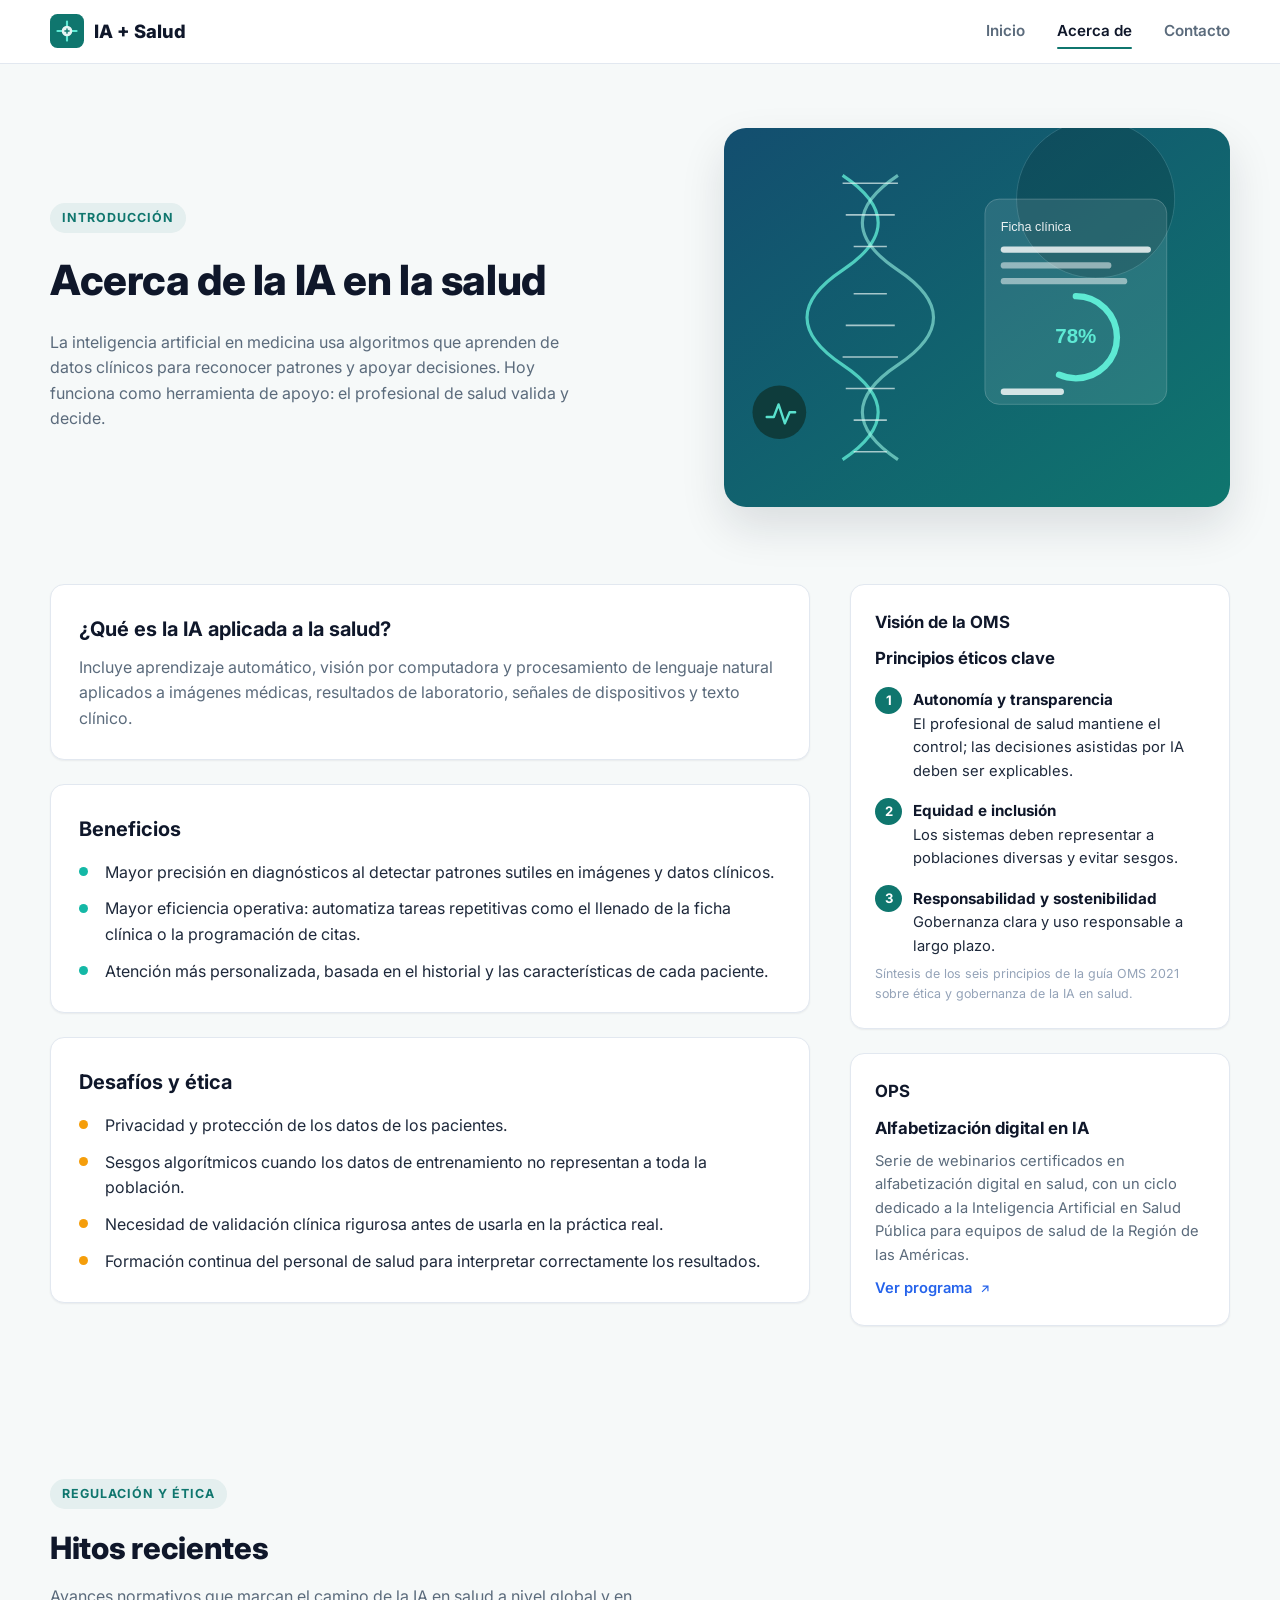
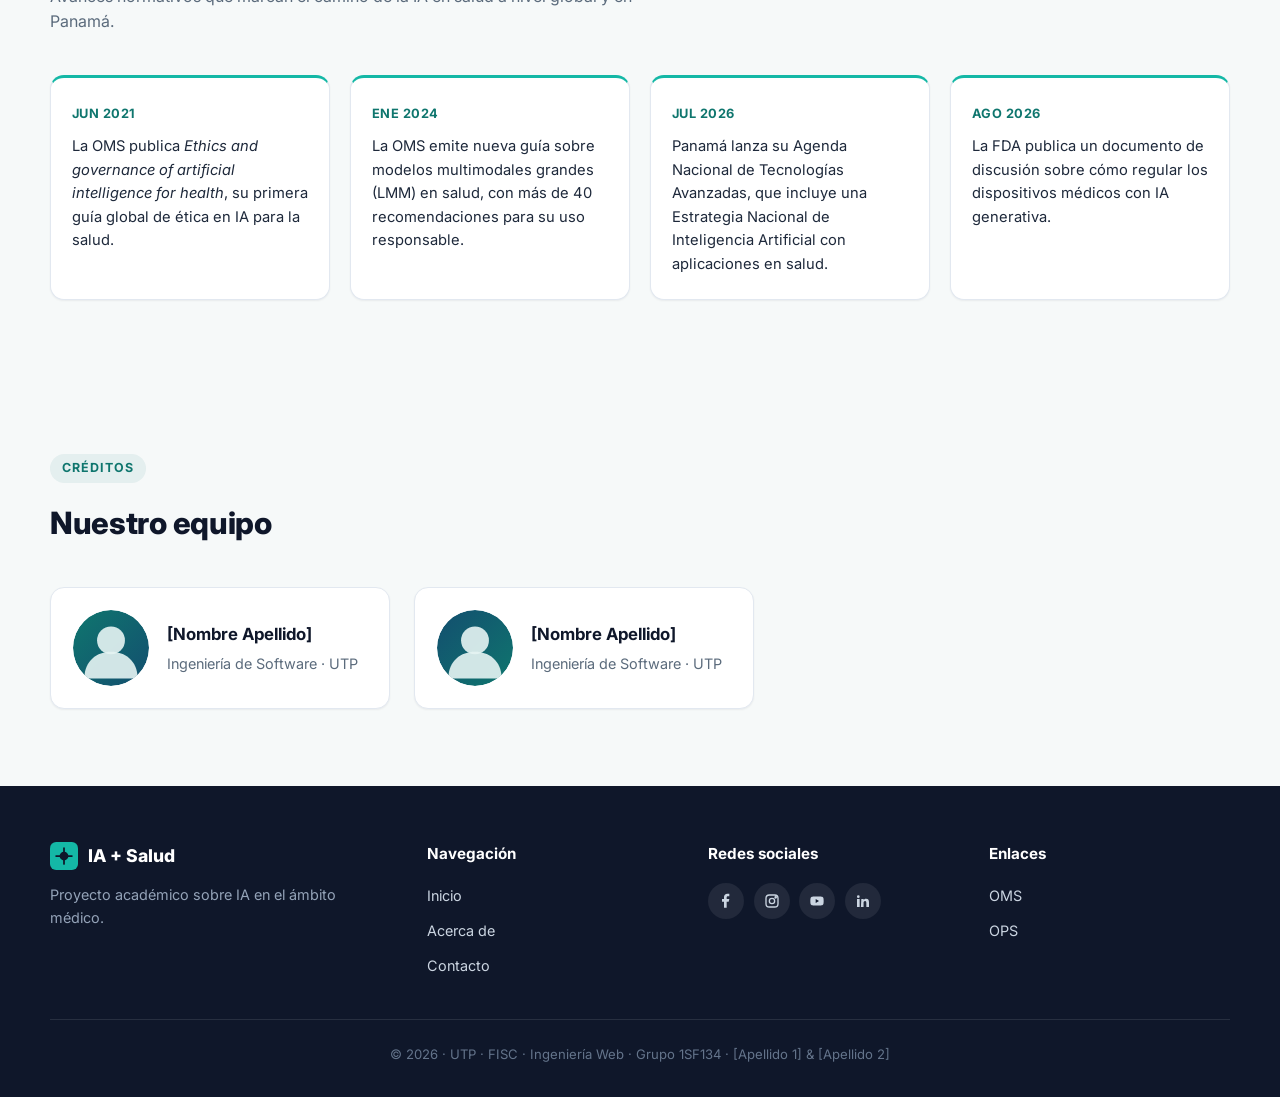
<file: acerca.html>
<!DOCTYPE html>
<html lang="es">
<head>
  <meta charset="UTF-8">
  <meta name="viewport" content="width=device-width, initial-scale=1.0">
  <title>Acerca de · IA + Salud</title>
  <meta name="description" content="Qué es la IA aplicada a la salud, sus beneficios, desafíos éticos, la visión de la OMS y los hitos recientes de su regulación.">
  <link rel="icon" type="image/svg+xml" href="img/favicon.svg">
  <link rel="stylesheet" href="css/style.css">
</head>
<body>
  <a class="skip-link" href="#main">Saltar al contenido</a>

  <header class="site-header">
    <nav class="nav-bar container" aria-label="Navegación principal">
      <a class="brand" href="index.html">
        <svg width="34" height="34" viewBox="0 0 64 64" aria-hidden="true">
          <rect width="64" height="64" rx="14" fill="#0f766e"/>
          <path d="M32 14v10M32 40v10M14 32h10M40 32h10" stroke="#5eead4" stroke-width="4" stroke-linecap="round"/>
          <circle cx="32" cy="32" r="10" fill="#e6f4f3"/>
          <path d="M28 32h8M32 28v8" stroke="#0f766e" stroke-width="2.6" stroke-linecap="round"/>
        </svg>
        IA + Salud
      </a>

      <input type="checkbox" id="navToggle" class="nav-toggle">
      <label for="navToggle" class="nav-toggle-label" aria-label="Abrir menú de navegación">
        <svg width="26" height="26" viewBox="0 0 24 24" fill="none" stroke="currentColor" stroke-width="2" stroke-linecap="round"><path d="M3 6h18M3 12h18M3 18h18"/></svg>
      </label>

      <ul class="nav-links">
        <li><a href="index.html">Inicio</a></li>
        <li><a href="acerca.html" aria-current="page">Acerca de</a></li>
        <li><a href="contacto.html">Contacto</a></li>
      </ul>
    </nav>
  </header>

  <main id="main">
    <section class="page-hero">
      <div class="container">
        <div>
          <span class="eyebrow">Introducción</span>
          <h1>Acerca de la IA en la salud</h1>
          <p>La inteligencia artificial en medicina usa algoritmos que aprenden de datos clínicos para reconocer patrones y apoyar decisiones. Hoy funciona como herramienta de apoyo: el profesional de salud valida y decide.</p>
        </div>
        <div class="page-hero-media">
          <img src="img/acerca.svg" alt="Ilustración conceptual de una hélice de datos clínicos junto a una ficha médica analizada por IA">
        </div>
      </div>
    </section>

    <section id="detalle">
      <div class="container content-grid">
        <div class="stack">
          <article class="card article-card">
            <h2>¿Qué es la IA aplicada a la salud?</h2>
            <p>Incluye aprendizaje automático, visión por computadora y procesamiento de lenguaje natural aplicados a imágenes médicas, resultados de laboratorio, señales de dispositivos y texto clínico.</p>
          </article>

          <article class="card article-card">
            <h2>Beneficios</h2>
            <ul>
              <li>Mayor precisión en diagnósticos al detectar patrones sutiles en imágenes y datos clínicos.</li>
              <li>Mayor eficiencia operativa: automatiza tareas repetitivas como el llenado de la ficha clínica o la programación de citas.</li>
              <li>Atención más personalizada, basada en el historial y las características de cada paciente.</li>
            </ul>
          </article>

          <article class="card article-card challenges">
            <h2>Desafíos y ética</h2>
            <ul>
              <li>Privacidad y protección de los datos de los pacientes.</li>
              <li>Sesgos algorítmicos cuando los datos de entrenamiento no representan a toda la población.</li>
              <li>Necesidad de validación clínica rigurosa antes de usarla en la práctica real.</li>
              <li>Formación continua del personal de salud para interpretar correctamente los resultados.</li>
            </ul>
          </article>
        </div>

        <aside>
          <div class="card aside-block">
            <h2>Visión de la OMS</h2>
            <h3 class="aside-subtitle">Principios éticos clave</h3>
            <ol class="pillars">
              <li><strong>Autonomía y transparencia</strong>El profesional de salud mantiene el control; las decisiones asistidas por IA deben ser explicables.</li>
              <li><strong>Equidad e inclusión</strong>Los sistemas deben representar a poblaciones diversas y evitar sesgos.</li>
              <li><strong>Responsabilidad y sostenibilidad</strong>Gobernanza clara y uso responsable a largo plazo.</li>
            </ol>
            <p class="aside-note">Síntesis de los seis principios de la guía OMS 2021 sobre ética y gobernanza de la IA en salud.</p>
          </div>

          <div class="card aside-block">
            <h2>OPS</h2>
            <h3 class="aside-subtitle">Alfabetización digital en IA</h3>
            <p class="body-text">Serie de webinarios certificados en alfabetización digital en salud, con un ciclo dedicado a la Inteligencia Artificial en Salud Pública para equipos de salud de la Región de las Américas.</p>
            <a class="news-link" href="https://campus.paho.org/es/curso/WebinarioInteligenciaArtificialII" target="_blank" rel="noopener noreferrer">
              Ver programa
              <svg width="14" height="14" viewBox="0 0 24 24" fill="none" stroke="currentColor" stroke-width="2"><path d="M7 17 17 7M8 7h9v9"/></svg>
            </a>
          </div>
        </aside>
      </div>
    </section>

    <section id="hitos">
      <div class="container">
        <div class="section-head">
          <span class="eyebrow">Regulación y ética</span>
          <h2>Hitos recientes</h2>
          <p>Avances normativos que marcan el camino de la IA en salud a nivel global y en Panamá.</p>
        </div>

        <ol class="timeline">
          <li>
            <time datetime="2021-06">Jun 2021</time>
            <p>La OMS publica <em>Ethics and governance of artificial intelligence for health</em>, su primera guía global de ética en IA para la salud.</p>
          </li>
          <li>
            <time datetime="2024-01">Ene 2024</time>
            <p>La OMS emite nueva guía sobre modelos multimodales grandes (LMM) en salud, con más de 40 recomendaciones para su uso responsable.</p>
          </li>
          <li>
            <time datetime="2026-07">Jul 2026</time>
            <p>Panamá lanza su Agenda Nacional de Tecnologías Avanzadas, que incluye una Estrategia Nacional de Inteligencia Artificial con aplicaciones en salud.</p>
          </li>
          <li>
            <time datetime="2026-08">Ago 2026</time>
            <p>La FDA publica un documento de discusión sobre cómo regular los dispositivos médicos con IA generativa.</p>
          </li>
        </ol>
      </div>
    </section>

    <section id="equipo">
      <div class="container">
        <div class="section-head">
          <span class="eyebrow">Créditos</span>
          <h2>Nuestro equipo</h2>
        </div>

        <div class="team-grid">
          <div class="card team-card">
            <img src="img/team-1.svg" alt="Foto de perfil pendiente">
            <div>
              <h3>[Nombre Apellido]</h3>
              <p>Ingeniería de Software · UTP</p>
            </div>
          </div>
          <div class="card team-card">
            <img src="img/team-2.svg" alt="Foto de perfil pendiente">
            <div>
              <h3>[Nombre Apellido]</h3>
              <p>Ingeniería de Software · UTP</p>
            </div>
          </div>
        </div>
      </div>
    </section>
  </main>

  <footer class="site-footer">
    <div class="container">
      <div class="footer-grid">
        <div>
          <div class="footer-brand">
            <svg width="28" height="28" viewBox="0 0 64 64" aria-hidden="true">
              <rect width="64" height="64" rx="14" fill="#14b8a6"/>
              <path d="M32 14v10M32 40v10M14 32h10M40 32h10" stroke="#0f172a" stroke-width="4" stroke-linecap="round"/>
              <circle cx="32" cy="32" r="10" fill="#0f172a"/>
            </svg>
            IA + Salud
          </div>
          <p>Proyecto académico sobre IA en el ámbito médico.</p>
        </div>
        <div>
          <h3>Navegación</h3>
          <ul>
            <li><a href="index.html">Inicio</a></li>
            <li><a href="acerca.html">Acerca de</a></li>
            <li><a href="contacto.html">Contacto</a></li>
          </ul>
        </div>
        <div>
          <h3>Redes sociales</h3>
          <div class="footer-social">
            <a href="#" aria-label="Facebook"><svg width="16" height="16" viewBox="0 0 24 24" fill="currentColor"><path d="M13 22v-9h3l1-4h-4V7c0-1 .3-2 2-2h2V1h-3c-3 0-5 2-5 5v3H6v4h3v9z"/></svg></a>
            <a href="#" aria-label="Instagram"><svg width="16" height="16" viewBox="0 0 24 24" fill="none" stroke="currentColor" stroke-width="2"><rect x="3" y="3" width="18" height="18" rx="5"/><circle cx="12" cy="12" r="4"/><circle cx="17.5" cy="6.5" r="1"/></svg></a>
            <a href="#" aria-label="YouTube"><svg width="16" height="16" viewBox="0 0 24 24" fill="currentColor"><path d="M22 12s0-3-.4-4.5c-.2-.9-1-1.6-1.9-1.8C18 5.3 12 5.3 12 5.3s-6 0-7.7.4c-.9.2-1.7.9-1.9 1.8C2 9 2 12 2 12s0 3 .4 4.5c.2.9 1 1.6 1.9 1.8 1.7.4 7.7.4 7.7.4s6 0 7.7-.4c.9-.2 1.7-.9 1.9-1.8.4-1.5.4-4.5.4-4.5z"/><path d="M10 15l5-3-5-3z" fill="#0f172a"/></svg></a>
            <a href="#" aria-label="LinkedIn"><svg width="16" height="16" viewBox="0 0 24 24" fill="currentColor"><path d="M4.98 3.5a2 2 0 1 1 0 4 2 2 0 0 1 0-4zM3 8.98h4v12H3zM9.5 8.98H13v1.64h.05c.5-.9 1.7-1.85 3.5-1.85 3.74 0 4.45 2.46 4.45 5.66v6.55h-4v-5.8c0-1.38-.03-3.15-1.92-3.15-1.93 0-2.22 1.5-2.22 3.05v5.9h-4z"/></svg></a>
          </div>
        </div>
        <div>
          <h3>Enlaces</h3>
          <ul>
            <li><a href="https://www.who.int/health-topics/artificial-intelligence" target="_blank" rel="noopener noreferrer">OMS</a></li>
            <li><a href="https://www.paho.org/es/inteligencia-artificial-para-salud" target="_blank" rel="noopener noreferrer">OPS</a></li>
          </ul>
        </div>
      </div>
      <p class="footer-bottom">© 2026 · UTP · FISC · Ingeniería Web · Grupo 1SF134 · [Apellido 1] &amp; [Apellido 2]</p>
    </div>
  </footer>
</body>
</html>
</file>
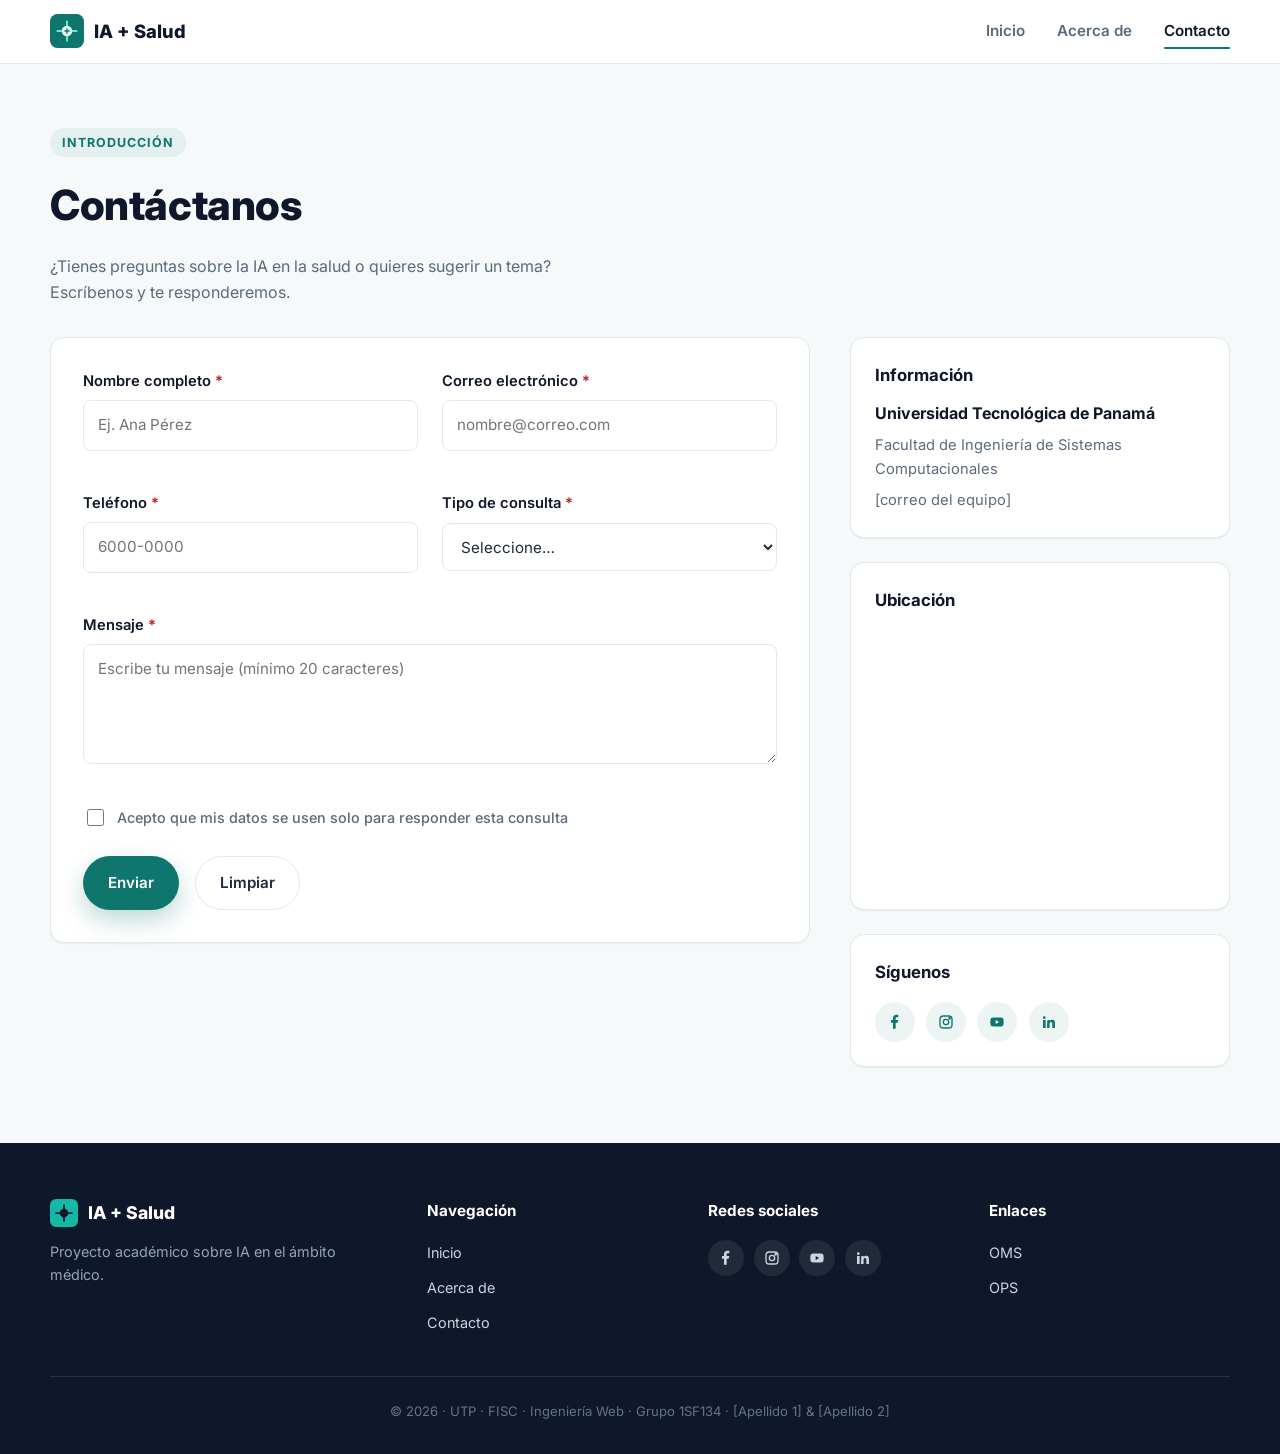
<file: contacto.html>
<!DOCTYPE html>
<html lang="es">
<head>
  <meta charset="UTF-8">
  <meta name="viewport" content="width=device-width, initial-scale=1.0">
  <title>Contacto · IA + Salud</title>
  <meta name="description" content="Escríbenos tus preguntas o sugerencias sobre IA en la salud. Formulario validado con JavaScript, sin envío a servidor.">
  <link rel="icon" type="image/svg+xml" href="img/favicon.svg">
  <link rel="stylesheet" href="css/style.css">
</head>
<body>
  <a class="skip-link" href="#main">Saltar al contenido</a>

  <header class="site-header">
    <nav class="nav-bar container" aria-label="Navegación principal">
      <a class="brand" href="index.html">
        <svg width="34" height="34" viewBox="0 0 64 64" aria-hidden="true">
          <rect width="64" height="64" rx="14" fill="#0f766e"/>
          <path d="M32 14v10M32 40v10M14 32h10M40 32h10" stroke="#5eead4" stroke-width="4" stroke-linecap="round"/>
          <circle cx="32" cy="32" r="10" fill="#e6f4f3"/>
          <path d="M28 32h8M32 28v8" stroke="#0f766e" stroke-width="2.6" stroke-linecap="round"/>
        </svg>
        IA + Salud
      </a>

      <input type="checkbox" id="navToggle" class="nav-toggle">
      <label for="navToggle" class="nav-toggle-label" aria-label="Abrir menú de navegación">
        <svg width="26" height="26" viewBox="0 0 24 24" fill="none" stroke="currentColor" stroke-width="2" stroke-linecap="round"><path d="M3 6h18M3 12h18M3 18h18"/></svg>
      </label>

      <ul class="nav-links">
        <li><a href="index.html">Inicio</a></li>
        <li><a href="acerca.html">Acerca de</a></li>
        <li><a href="contacto.html" aria-current="page">Contacto</a></li>
      </ul>
    </nav>
  </header>

  <main id="main">
    <section class="page-hero" style="padding-bottom: 1rem;">
      <div class="container" style="grid-template-columns: 1fr;">
        <div>
          <span class="eyebrow">Introducción</span>
          <h1>Contáctanos</h1>
          <p>¿Tienes preguntas sobre la IA en la salud o quieres sugerir un tema? Escríbenos y te responderemos.</p>
        </div>
      </div>
    </section>

    <section id="formulario" style="padding-top: 1rem;">
      <div class="container content-grid">
        <form id="formContacto" class="card form-card" novalidate>
          <div class="form-grid">
            <div class="field">
              <label for="nombre">Nombre completo <span class="req">*</span></label>
              <input type="text" id="nombre" name="nombre" placeholder="Ej. Ana Pérez" autocomplete="name">
              <p class="field-error" id="errorNombre" aria-live="polite"></p>
            </div>

            <div class="field">
              <label for="correo">Correo electrónico <span class="req">*</span></label>
              <input type="email" id="correo" name="correo" placeholder="nombre@correo.com" autocomplete="email">
              <p class="field-error" id="errorCorreo" aria-live="polite"></p>
            </div>

            <div class="field">
              <label for="telefono">Teléfono <span class="req">*</span></label>
              <input type="tel" id="telefono" name="telefono" placeholder="6000-0000" autocomplete="tel">
              <p class="field-error" id="errorTelefono" aria-live="polite"></p>
            </div>

            <div class="field">
              <label for="tipoConsulta">Tipo de consulta <span class="req">*</span></label>
              <select id="tipoConsulta" name="tipoConsulta">
                <option value="">Seleccione…</option>
                <option value="diagnostico">Diagnóstico por imagen</option>
                <option value="etica">Ética y privacidad de datos</option>
                <option value="colaboracion">Colaboración académica</option>
                <option value="prensa">Prensa y medios</option>
                <option value="otro">Otro</option>
              </select>
              <p class="field-error" id="errorTipoConsulta" aria-live="polite"></p>
            </div>

            <div class="field full">
              <label for="mensaje">Mensaje <span class="req">*</span></label>
              <textarea id="mensaje" name="mensaje" placeholder="Escribe tu mensaje (mínimo 20 caracteres)"></textarea>
              <p class="field-error" id="errorMensaje" aria-live="polite"></p>
            </div>

            <div class="checkbox-field">
              <input type="checkbox" id="acepto" name="acepto">
              <label for="acepto">Acepto que mis datos se usen solo para responder esta consulta</label>
            </div>

            <div class="form-actions">
              <button type="submit" class="btn btn-primary">Enviar</button>
              <button type="reset" class="btn btn-ghost" id="btnLimpiar">Limpiar</button>
            </div>

            <output id="mensajeEstado" for="nombre correo telefono tipoConsulta mensaje" aria-live="polite"></output>
          </div>
        </form>

        <aside>
          <div class="card aside-block">
            <h2>Información</h2>
            <p class="info-strong">Universidad Tecnológica de Panamá</p>
            <p class="body-text">Facultad de Ingeniería de Sistemas Computacionales</p>
            <p class="body-text">[correo del equipo]</p>
          </div>

          <div class="card aside-block">
            <h2>Ubicación</h2>
            <iframe class="map-frame" loading="lazy" referrerpolicy="no-referrer-when-downgrade"
              src="https://www.google.com/maps?q=Universidad+Tecnol%C3%B3gica+de+Panam%C3%A1&output=embed"
              title="Mapa de ubicación de la Universidad Tecnológica de Panamá"></iframe>
          </div>

          <div class="card aside-block">
            <h2>Síguenos</h2>
            <div class="social-row">
              <a href="#" aria-label="Facebook"><svg width="16" height="16" viewBox="0 0 24 24" fill="currentColor"><path d="M13 22v-9h3l1-4h-4V7c0-1 .3-2 2-2h2V1h-3c-3 0-5 2-5 5v3H6v4h3v9z"/></svg></a>
              <a href="#" aria-label="Instagram"><svg width="16" height="16" viewBox="0 0 24 24" fill="none" stroke="currentColor" stroke-width="2"><rect x="3" y="3" width="18" height="18" rx="5"/><circle cx="12" cy="12" r="4"/><circle cx="17.5" cy="6.5" r="1"/></svg></a>
              <a href="#" aria-label="YouTube"><svg width="16" height="16" viewBox="0 0 24 24" fill="currentColor"><path d="M22 12s0-3-.4-4.5c-.2-.9-1-1.6-1.9-1.8C18 5.3 12 5.3 12 5.3s-6 0-7.7.4c-.9.2-1.7.9-1.9 1.8C2 9 2 12 2 12s0 3 .4 4.5c.2.9 1 1.6 1.9 1.8 1.7.4 7.7.4 7.7.4s6 0 7.7-.4c.9-.2 1.7-.9 1.9-1.8.4-1.5.4-4.5.4-4.5z"/><path d="M10 15l5-3-5-3z" fill="#fff"/></svg></a>
              <a href="#" aria-label="LinkedIn"><svg width="16" height="16" viewBox="0 0 24 24" fill="currentColor"><path d="M4.98 3.5a2 2 0 1 1 0 4 2 2 0 0 1 0-4zM3 8.98h4v12H3zM9.5 8.98H13v1.64h.05c.5-.9 1.7-1.85 3.5-1.85 3.74 0 4.45 2.46 4.45 5.66v6.55h-4v-5.8c0-1.38-.03-3.15-1.92-3.15-1.93 0-2.22 1.5-2.22 3.05v5.9h-4z"/></svg></a>
            </div>
          </div>
        </aside>
      </div>
    </section>
  </main>

  <footer class="site-footer">
    <div class="container">
      <div class="footer-grid">
        <div>
          <div class="footer-brand">
            <svg width="28" height="28" viewBox="0 0 64 64" aria-hidden="true">
              <rect width="64" height="64" rx="14" fill="#14b8a6"/>
              <path d="M32 14v10M32 40v10M14 32h10M40 32h10" stroke="#0f172a" stroke-width="4" stroke-linecap="round"/>
              <circle cx="32" cy="32" r="10" fill="#0f172a"/>
            </svg>
            IA + Salud
          </div>
          <p>Proyecto académico sobre IA en el ámbito médico.</p>
        </div>
        <div>
          <h3>Navegación</h3>
          <ul>
            <li><a href="index.html">Inicio</a></li>
            <li><a href="acerca.html">Acerca de</a></li>
            <li><a href="contacto.html">Contacto</a></li>
          </ul>
        </div>
        <div>
          <h3>Redes sociales</h3>
          <div class="footer-social">
            <a href="#" aria-label="Facebook"><svg width="16" height="16" viewBox="0 0 24 24" fill="currentColor"><path d="M13 22v-9h3l1-4h-4V7c0-1 .3-2 2-2h2V1h-3c-3 0-5 2-5 5v3H6v4h3v9z"/></svg></a>
            <a href="#" aria-label="Instagram"><svg width="16" height="16" viewBox="0 0 24 24" fill="none" stroke="currentColor" stroke-width="2"><rect x="3" y="3" width="18" height="18" rx="5"/><circle cx="12" cy="12" r="4"/><circle cx="17.5" cy="6.5" r="1"/></svg></a>
            <a href="#" aria-label="YouTube"><svg width="16" height="16" viewBox="0 0 24 24" fill="currentColor"><path d="M22 12s0-3-.4-4.5c-.2-.9-1-1.6-1.9-1.8C18 5.3 12 5.3 12 5.3s-6 0-7.7.4c-.9.2-1.7.9-1.9 1.8C2 9 2 12 2 12s0 3 .4 4.5c.2.9 1 1.6 1.9 1.8 1.7.4 7.7.4 7.7.4s6 0 7.7-.4c.9-.2 1.7-.9 1.9-1.8.4-1.5.4-4.5.4-4.5z"/><path d="M10 15l5-3-5-3z" fill="#0f172a"/></svg></a>
            <a href="#" aria-label="LinkedIn"><svg width="16" height="16" viewBox="0 0 24 24" fill="currentColor"><path d="M4.98 3.5a2 2 0 1 1 0 4 2 2 0 0 1 0-4zM3 8.98h4v12H3zM9.5 8.98H13v1.64h.05c.5-.9 1.7-1.85 3.5-1.85 3.74 0 4.45 2.46 4.45 5.66v6.55h-4v-5.8c0-1.38-.03-3.15-1.92-3.15-1.93 0-2.22 1.5-2.22 3.05v5.9h-4z"/></svg></a>
          </div>
        </div>
        <div>
          <h3>Enlaces</h3>
          <ul>
            <li><a href="https://www.who.int/health-topics/artificial-intelligence" target="_blank" rel="noopener noreferrer">OMS</a></li>
            <li><a href="https://www.paho.org/es/inteligencia-artificial-para-salud" target="_blank" rel="noopener noreferrer">OPS</a></li>
          </ul>
        </div>
      </div>
      <p class="footer-bottom">© 2026 · UTP · FISC · Ingeniería Web · Grupo 1SF134 · [Apellido 1] &amp; [Apellido 2]</p>
    </div>
  </footer>

  <script src="js/contacto.js"></script>
</body>
</html>
</file>
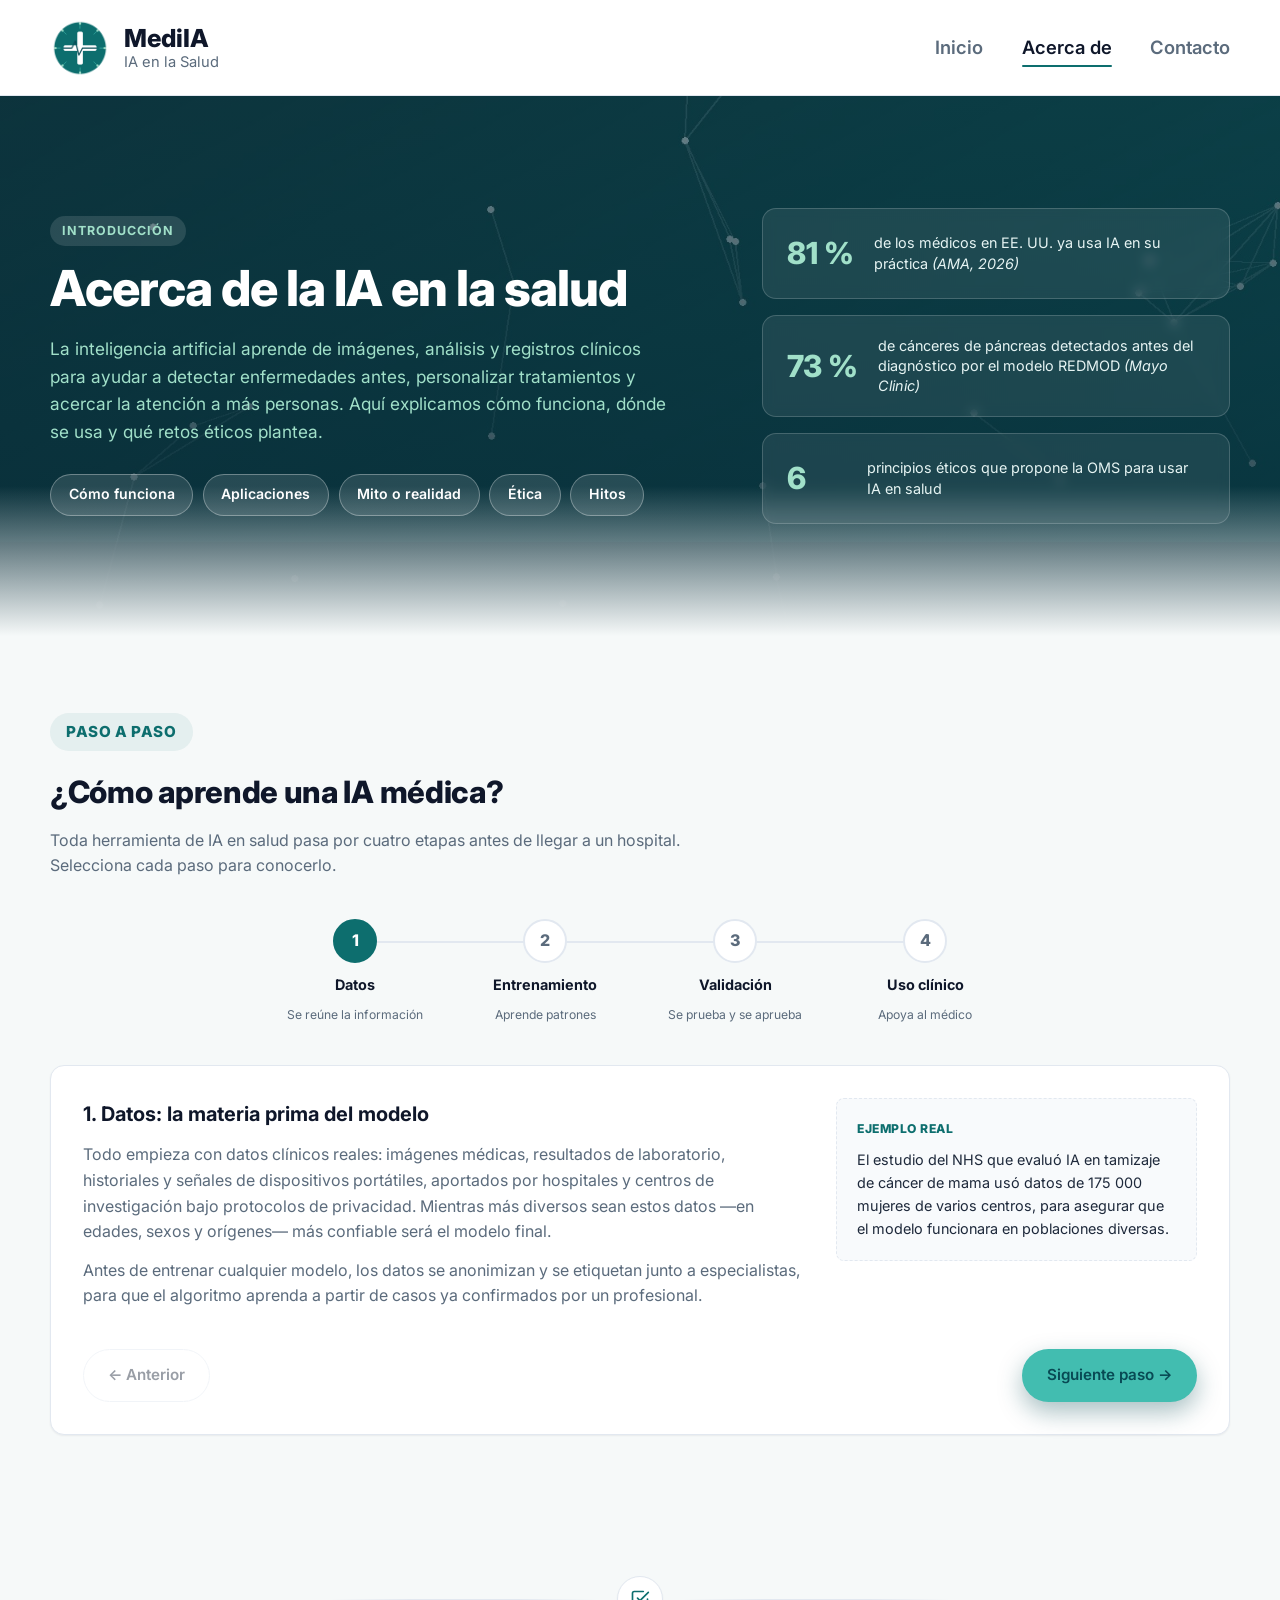
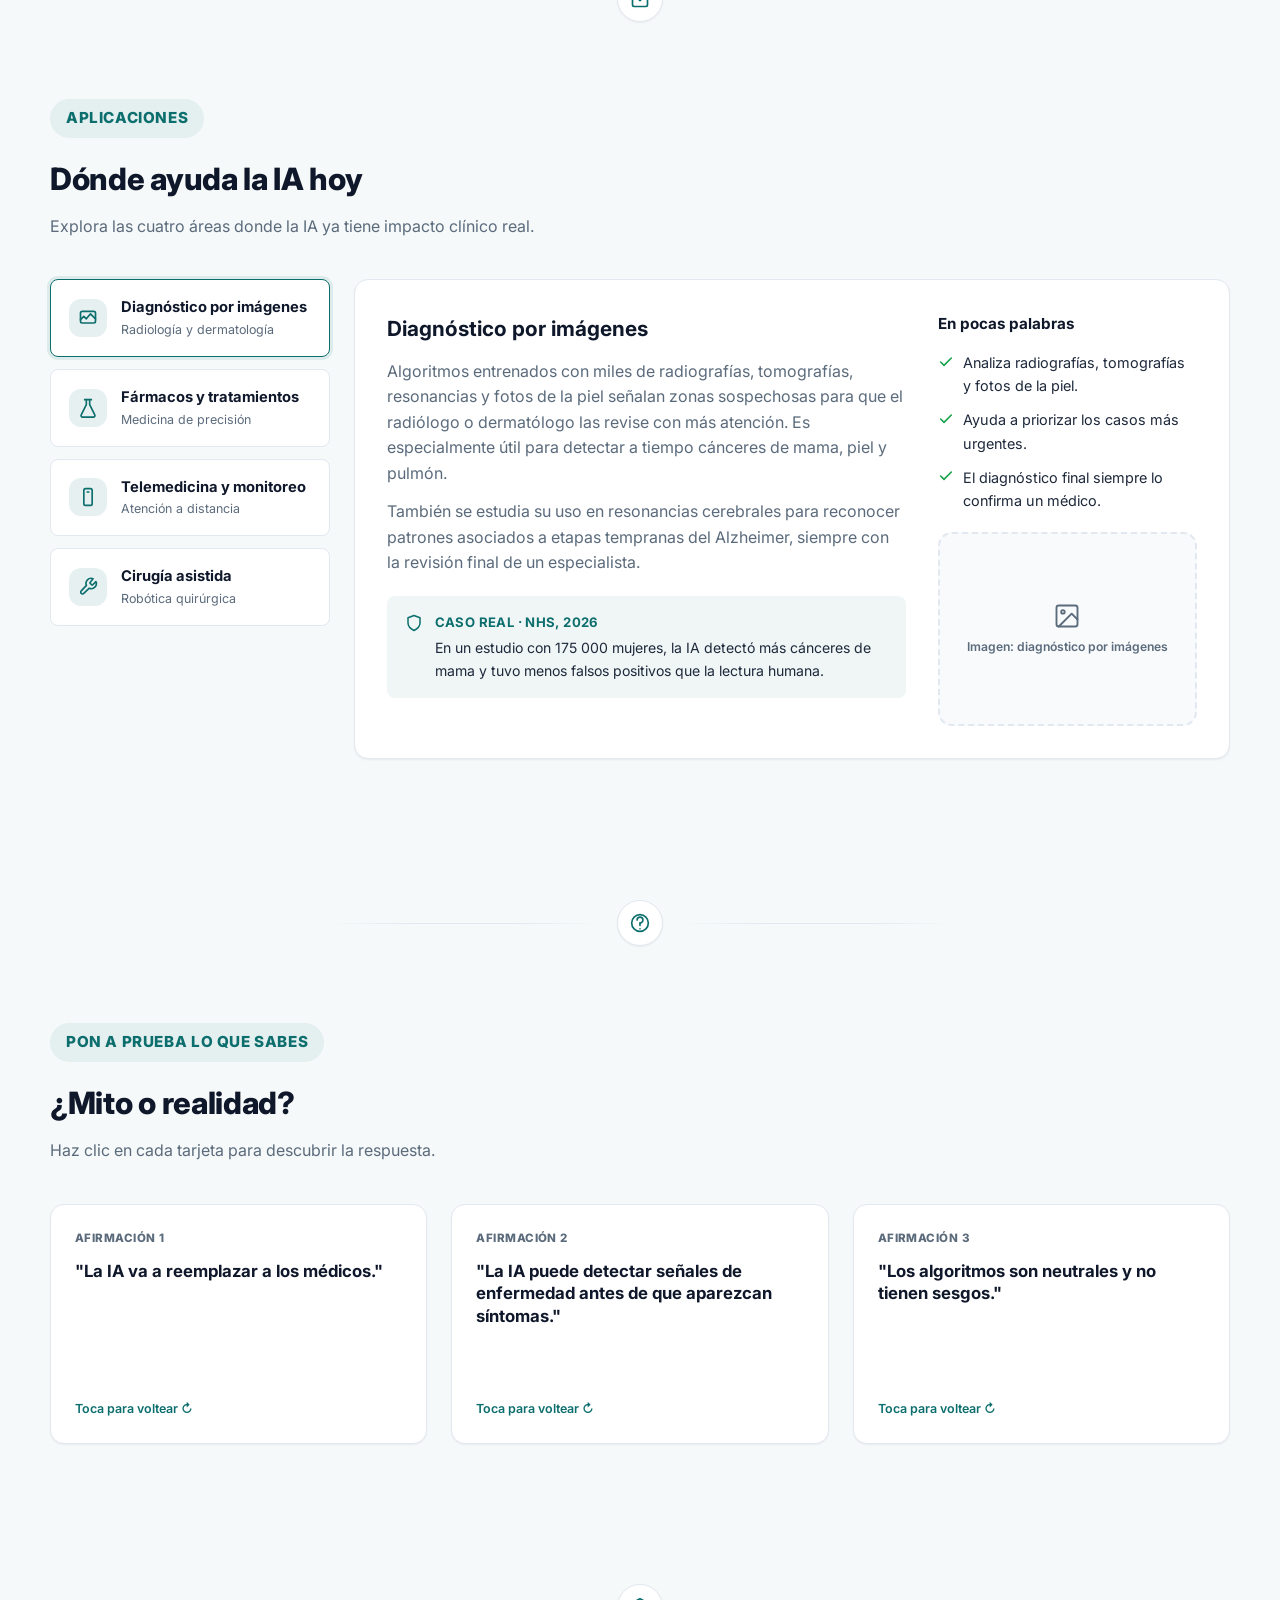
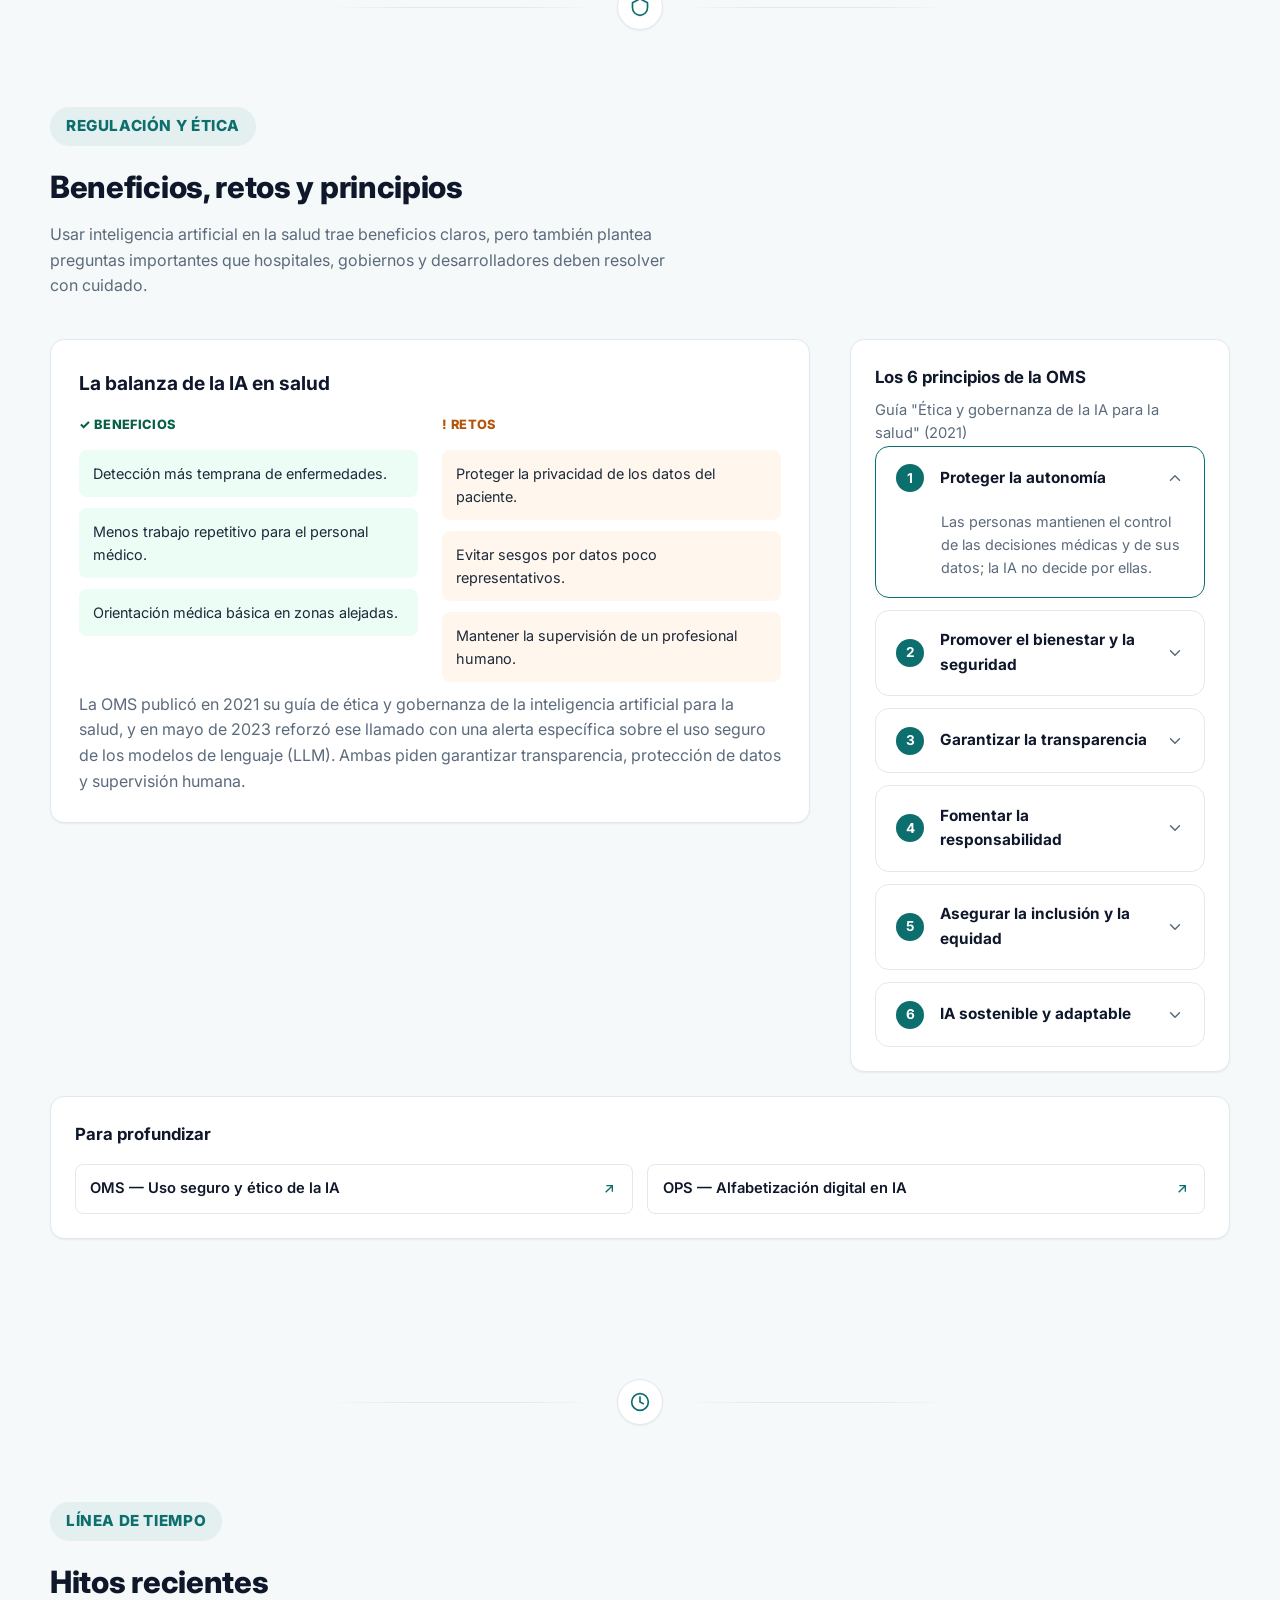
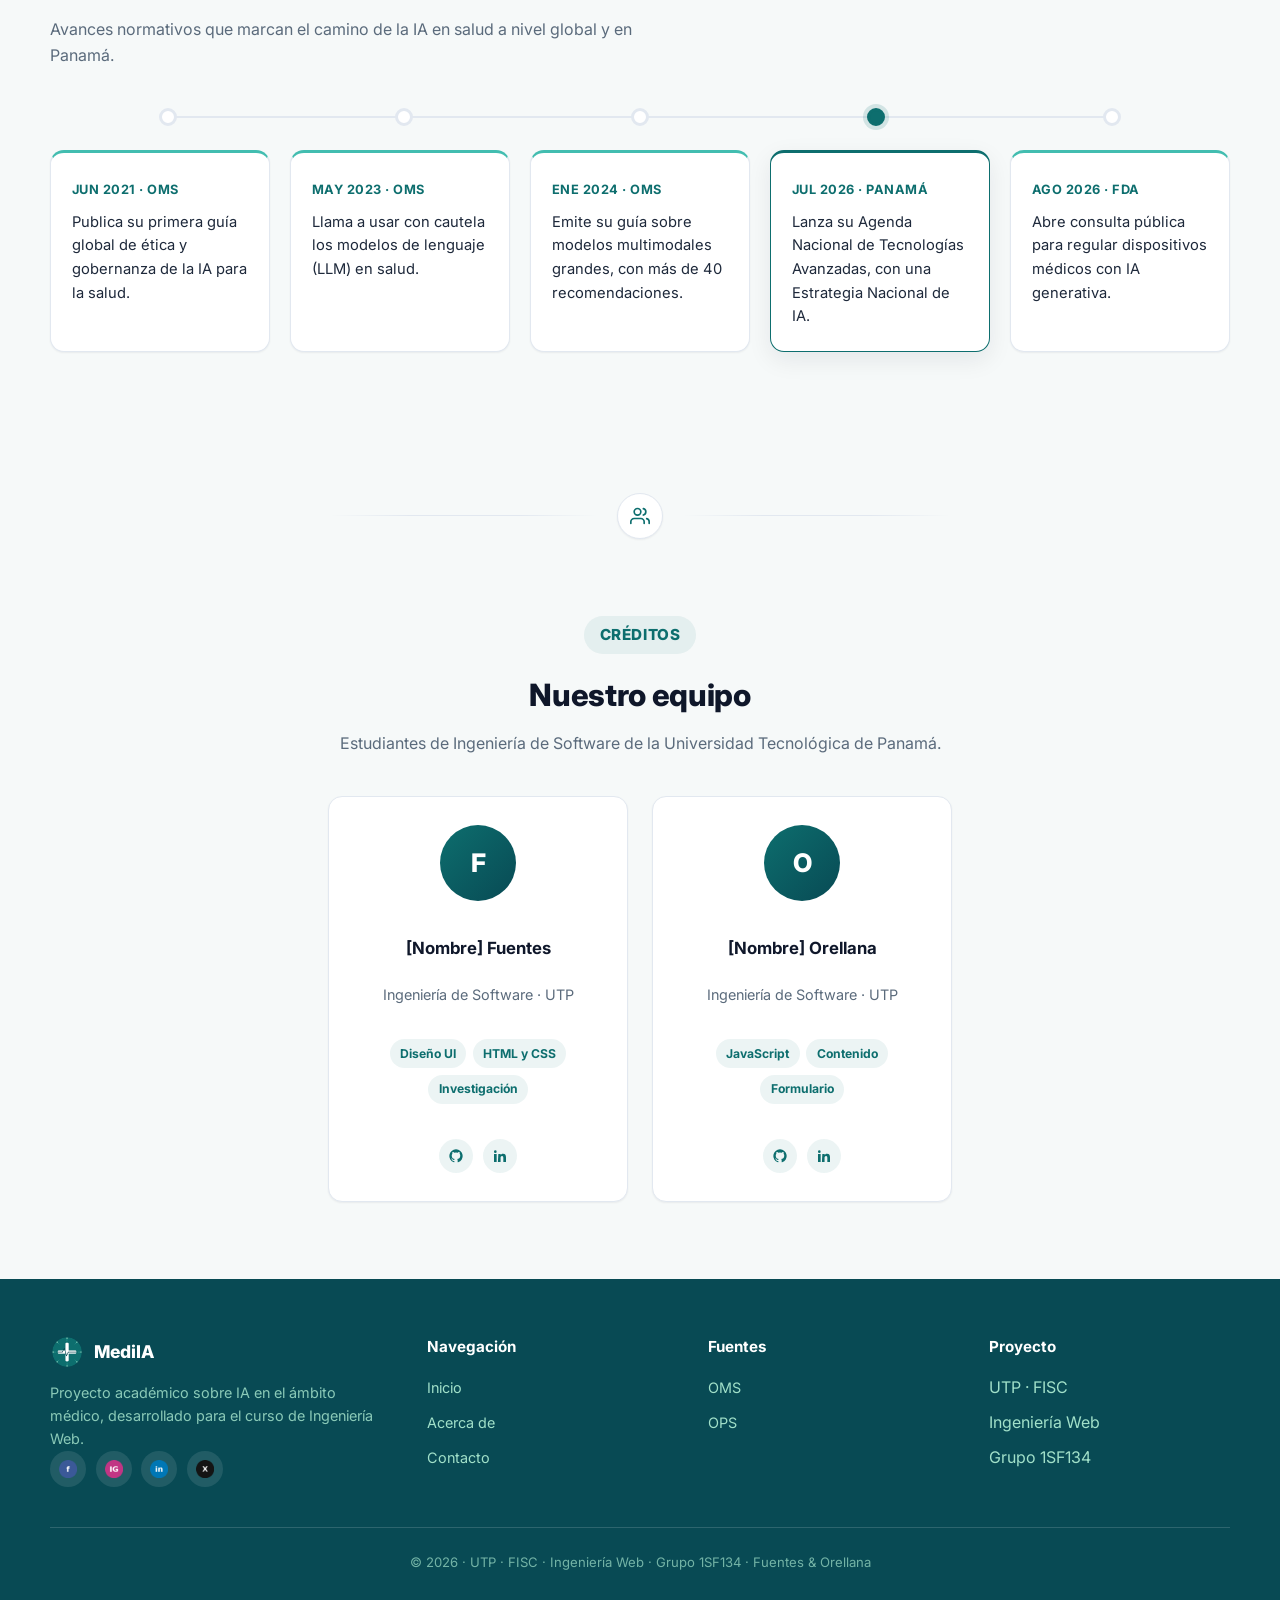
<file: IA-Salud-Fusion/acerca.html>
<!DOCTYPE html>
<html lang="es">
<head>
  <meta charset="UTF-8">
  <meta name="viewport" content="width=device-width, initial-scale=1.0">
  <title>Acerca de · MediIA</title>
  <meta name="description" content="Cómo aprende una IA médica, dónde ya se usa, mitos y realidades, los 6 principios éticos de la OMS y los hitos recientes de su regulación.">
  <link rel="icon" type="image/png" href="img/favicon.png">
  <link rel="stylesheet" href="css/style.css">
</head>
<body>
  <a class="skip-link" href="#main">Saltar al contenido</a>

  <header class="site-header">
    <nav class="nav-bar container" aria-label="Navegación principal">
      <a class="brand" href="index.html">
        <img src="img/logo.png" alt="Logo de MediIA">
        <span class="brand-text">
          <strong>MediIA</strong>
          <span>IA en la Salud</span>
        </span>
      </a>

      <input type="checkbox" id="navToggle" class="nav-toggle">
      <label for="navToggle" class="nav-toggle-label" aria-label="Abrir menú de navegación">
        <svg width="26" height="26" viewBox="0 0 24 24" fill="none" stroke="currentColor" stroke-width="2" stroke-linecap="round"><path d="M3 6h18M3 12h18M3 18h18"/></svg>
      </label>

      <ul class="nav-links">
        <li><a href="index.html">Inicio</a></li>
        <li><a href="acerca.html" aria-current="page">Acerca de</a></li>
        <li><a href="contacto.html">Contacto</a></li>
      </ul>
    </nav>
  </header>

  <main id="main">
    <section class="hero-photo" style="background-image: url('img/hero-acerca.jpg');">
      <div class="container hero-grid">
        <div>
          <span class="eyebrow on-dark">Introducción</span>
          <h1>Acerca de la IA en la salud</h1>
          <p>La inteligencia artificial aprende de imágenes, análisis y registros clínicos para ayudar a detectar enfermedades antes, personalizar tratamientos y acercar la atención a más personas. Aquí explicamos cómo funciona, dónde se usa y qué retos éticos plantea.</p>
          <div class="hero-chips">
            <a class="hero-chip" href="#como-funciona">Cómo funciona</a>
            <a class="hero-chip" href="#aplicaciones">Aplicaciones</a>
            <a class="hero-chip" href="#mito-realidad">Mito o realidad</a>
            <a class="hero-chip" href="#etica">Ética</a>
            <a class="hero-chip" href="#hitos">Hitos</a>
          </div>
        </div>

        <div class="hero-stats">
          <div class="hero-stat-card">
            <strong>81 %</strong>
            <span>de los médicos en EE. UU. ya usa IA en su práctica <cite>(AMA, 2026)</cite></span>
          </div>
          <div class="hero-stat-card">
            <strong>73 %</strong>
            <span>de cánceres de páncreas detectados antes del diagnóstico por el modelo REDMOD <cite>(Mayo Clinic)</cite></span>
          </div>
          <div class="hero-stat-card">
            <strong>6</strong>
            <span>principios éticos que propone la OMS para usar IA en salud</span>
          </div>
        </div>
      </div>
    </section>

    <section id="como-funciona">
      <div class="container">
        <div class="section-head">
          <span class="section-kicker">Paso a paso</span>
          <h2>¿Cómo aprende una IA médica?</h2>
          <p>Toda herramienta de IA en salud pasa por cuatro etapas antes de llegar a un hospital. Selecciona cada paso para conocerlo.</p>
        </div>

        <div class="stepper-track" role="tablist" aria-label="Etapas del desarrollo de una IA médica">
          <span class="step-line-fill" id="stepLineFill"></span>
          <button type="button" class="step-item active" data-step="1">
            <span class="step-circle">1</span>
            <strong>Datos</strong>
            <small>Se reúne la información</small>
          </button>
          <button type="button" class="step-item" data-step="2">
            <span class="step-circle">2</span>
            <strong>Entrenamiento</strong>
            <small>Aprende patrones</small>
          </button>
          <button type="button" class="step-item" data-step="3">
            <span class="step-circle">3</span>
            <strong>Validación</strong>
            <small>Se prueba y se aprueba</small>
          </button>
          <button type="button" class="step-item" data-step="4">
            <span class="step-circle">4</span>
            <strong>Uso clínico</strong>
            <small>Apoya al médico</small>
          </button>
        </div>

        <div class="card">
          <div class="step-panel" data-step-panel="1">
            <div class="step-panel-text">
              <h3>1. Datos: la materia prima del modelo</h3>
              <p>Todo empieza con datos clínicos reales: imágenes médicas, resultados de laboratorio, historiales y señales de dispositivos portátiles, aportados por hospitales y centros de investigación bajo protocolos de privacidad. Mientras más diversos sean estos datos —en edades, sexos y orígenes— más confiable será el modelo final.</p>
              <p>Antes de entrenar cualquier modelo, los datos se anonimizan y se etiquetan junto a especialistas, para que el algoritmo aprenda a partir de casos ya confirmados por un profesional.</p>
            </div>
            <div class="step-example">
              <h4>Ejemplo real</h4>
              <p>El estudio del NHS que evaluó IA en tamizaje de cáncer de mama usó datos de 175 000 mujeres de varios centros, para asegurar que el modelo funcionara en poblaciones diversas.</p>
            </div>
            <div class="step-actions">
              <button type="button" class="btn btn-ghost" data-step-prev disabled>← Anterior</button>
              <button type="button" class="btn btn-primary" data-step-next>Siguiente paso →</button>
            </div>
          </div>

          <div class="step-panel" data-step-panel="2" hidden>
            <div class="step-panel-text">
              <h3>2. Entrenamiento: aprender de miles de casos</h3>
              <p>El modelo revisa miles de ejemplos que ya fueron etiquetados por especialistas —por ejemplo, radiografías marcadas como "sana" o "con tumor"— y ajusta sus parámetros hasta reconocer los patrones que distinguen un caso del otro.</p>
              <p>Mientras más variados sean los datos (edades, sexos, orígenes), mejor funcionará con pacientes reales y menos sesgos tendrá.</p>
            </div>
            <div class="step-example">
              <h4>Ejemplo real</h4>
              <p>El modelo REDMOD de Mayo Clinic se validó con cerca de 2 000 tomografías de distintas instituciones y equipos, para que funcione igual en cualquier hospital.</p>
            </div>
            <div class="step-actions">
              <button type="button" class="btn btn-ghost" data-step-prev>← Anterior</button>
              <button type="button" class="btn btn-primary" data-step-next>Siguiente paso →</button>
            </div>
          </div>

          <div class="step-panel" data-step-panel="3" hidden>
            <div class="step-panel-text">
              <h3>3. Validación: probar antes de confiar</h3>
              <p>Antes de usarse en un hospital, el modelo se evalúa con datos que nunca vio durante el entrenamiento, para confirmar que sus resultados se sostienen con pacientes reales y no solo con los ejemplos que ya conocía.</p>
              <p>En dispositivos médicos, esta etapa incluye además una revisión regulatoria: la FDA, por ejemplo, evalúa el riesgo de cada herramienta antes de autorizar su uso clínico.</p>
            </div>
            <div class="step-example">
              <h4>Ejemplo real</h4>
              <p>La FDA ya ha autorizado más de 1 500 dispositivos médicos con IA, la mayoría en radiología, tras pasar por este proceso de validación.</p>
            </div>
            <div class="step-actions">
              <button type="button" class="btn btn-ghost" data-step-prev>← Anterior</button>
              <button type="button" class="btn btn-primary" data-step-next>Siguiente paso →</button>
            </div>
          </div>

          <div class="step-panel" data-step-panel="4" hidden>
            <div class="step-panel-text">
              <h3>4. Uso clínico: una herramienta, no un reemplazo</h3>
              <p>Una vez aprobado, el modelo se integra al flujo de trabajo del hospital: señala casos prioritarios, sugiere posibles diagnósticos o agiliza tareas administrativas. El profesional de salud revisa cada resultado antes de tomar una decisión.</p>
              <p>En Panamá, por ejemplo, herramientas como RAISA ya apoyan el monitoreo de enfermedades crónicas dentro del Programa Nacional de Telesalud.</p>
            </div>
            <div class="step-example">
              <h4>Ejemplo real</h4>
              <p>RAISA, del Programa Nacional de Telesalud de Panamá, ya apoya el monitoreo de enfermedades crónicas y la interpretación de resultados de laboratorio.</p>
            </div>
            <div class="step-actions">
              <button type="button" class="btn btn-ghost" data-step-prev>← Anterior</button>
              <button type="button" class="btn btn-primary" data-step-next disabled>Siguiente paso →</button>
            </div>
          </div>
        </div>
      </div>
    </section>

    <div class="section-divider" aria-hidden="true">
      <span class="divider-line"></span>
      <span class="divider-icon">
        <svg width="20" height="20" viewBox="0 0 24 24" fill="none" stroke="currentColor" stroke-width="2" stroke-linecap="round" stroke-linejoin="round"><path d="M9 11l3 3L22 4"/><path d="M21 12v7a2 2 0 0 1-2 2H5a2 2 0 0 1-2-2V5a2 2 0 0 1 2-2h11"/></svg>
      </span>
      <span class="divider-line"></span>
    </div>

    <section id="aplicaciones">
      <div class="container">
        <div class="section-head">
          <span class="section-kicker">Aplicaciones</span>
          <h2>Dónde ayuda la IA hoy</h2>
          <p>Explora las cuatro áreas donde la IA ya tiene impacto clínico real.</p>
        </div>

        <div class="areas-layout">
          <div class="areas-list">
            <button type="button" class="areas-list-item active" data-area="1">
              <span class="app-icon">
                <svg width="20" height="20" viewBox="0 0 24 24" fill="none" stroke="currentColor" stroke-width="2" stroke-linecap="round" stroke-linejoin="round"><rect x="3" y="4" width="18" height="14" rx="2"/><path d="M3 14l4-4 3 3 5-6 6 6"/></svg>
              </span>
              <span>
                <strong>Diagnóstico por imágenes</strong>
                <small>Radiología y dermatología</small>
              </span>
            </button>
            <button type="button" class="areas-list-item" data-area="2">
              <span class="app-icon">
                <svg width="20" height="20" viewBox="0 0 24 24" fill="none" stroke="currentColor" stroke-width="2" stroke-linecap="round" stroke-linejoin="round"><path d="M10 2v6L4 20a2 2 0 0 0 2 3h12a2 2 0 0 0 2-3l-6-12V2"/><path d="M8 2h8"/></svg>
              </span>
              <span>
                <strong>Fármacos y tratamientos</strong>
                <small>Medicina de precisión</small>
              </span>
            </button>
            <button type="button" class="areas-list-item" data-area="3">
              <span class="app-icon">
                <svg width="20" height="20" viewBox="0 0 24 24" fill="none" stroke="currentColor" stroke-width="2" stroke-linecap="round" stroke-linejoin="round"><rect x="7" y="2" width="10" height="20" rx="2"/><path d="M11 6h2"/></svg>
              </span>
              <span>
                <strong>Telemedicina y monitoreo</strong>
                <small>Atención a distancia</small>
              </span>
            </button>
            <button type="button" class="areas-list-item" data-area="4">
              <span class="app-icon">
                <svg width="20" height="20" viewBox="0 0 24 24" fill="none" stroke="currentColor" stroke-width="2" stroke-linecap="round" stroke-linejoin="round"><path d="M14.7 6.3a1 1 0 0 0 0 1.4l1.6 1.6a1 1 0 0 0 1.4 0l3.775-3.775a6 6 0 0 1-7.94 7.94l-6.616 6.216a2.121 2.121 0 0 1-3-3l6.216-6.616a6 6 0 0 1 7.94-7.94z"/></svg>
              </span>
              <span>
                <strong>Cirugía asistida</strong>
                <small>Robótica quirúrgica</small>
              </span>
            </button>
          </div>

          <div class="card">
            <div class="areas-detail" data-area-panel="1">
              <div class="areas-detail-text">
                <h3>Diagnóstico por imágenes</h3>
                <p>Algoritmos entrenados con miles de radiografías, tomografías, resonancias y fotos de la piel señalan zonas sospechosas para que el radiólogo o dermatólogo las revise con más atención. Es especialmente útil para detectar a tiempo cánceres de mama, piel y pulmón.</p>
                <p>También se estudia su uso en resonancias cerebrales para reconocer patrones asociados a etapas tempranas del Alzheimer, siempre con la revisión final de un especialista.</p>
                <div class="areas-case">
                  <svg width="18" height="18" viewBox="0 0 24 24" fill="none" stroke="currentColor" stroke-width="2" stroke-linecap="round" stroke-linejoin="round"><path d="M12 22s8-4 8-10V5l-8-3-8 3v7c0 6 8 10 8 10z"/></svg>
                  <div>
                    <strong>Caso real · NHS, 2026</strong>
                    <p>En un estudio con 175 000 mujeres, la IA detectó más cánceres de mama y tuvo menos falsos positivos que la lectura humana.</p>
                  </div>
                </div>
              </div>
              <div class="areas-side">
                <h4>En pocas palabras</h4>
                <ul>
                  <li><svg width="16" height="16" viewBox="0 0 24 24" fill="none" stroke="currentColor" stroke-width="2.4" stroke-linecap="round" stroke-linejoin="round"><path d="M20 6 9 17l-5-5"/></svg>Analiza radiografías, tomografías y fotos de la piel.</li>
                  <li><svg width="16" height="16" viewBox="0 0 24 24" fill="none" stroke="currentColor" stroke-width="2.4" stroke-linecap="round" stroke-linejoin="round"><path d="M20 6 9 17l-5-5"/></svg>Ayuda a priorizar los casos más urgentes.</li>
                  <li><svg width="16" height="16" viewBox="0 0 24 24" fill="none" stroke="currentColor" stroke-width="2.4" stroke-linecap="round" stroke-linejoin="round"><path d="M20 6 9 17l-5-5"/></svg>El diagnóstico final siempre lo confirma un médico.</li>
                </ul>
                <div class="image-placeholder compact">
                  <svg width="28" height="28" viewBox="0 0 24 24" fill="none" stroke="currentColor" stroke-width="1.6" stroke-linecap="round" stroke-linejoin="round" aria-hidden="true"><rect x="3" y="3" width="18" height="18" rx="2"/><circle cx="8.5" cy="8.5" r="1.5"/><path d="M21 15l-5-5L5 21"/></svg>
                  <span>Imagen: diagnóstico por imágenes</span>
                </div>
              </div>
            </div>

            <div class="areas-detail" data-area-panel="2" hidden>
              <div class="areas-detail-text">
                <h3>Fármacos y tratamientos</h3>
                <p>Modelos capaces de predecir cómo se pliega una proteína, como AlphaFold, han acelerado el estudio de nuevas moléculas para futuros medicamentos, un proceso que antes tomaba años de trabajo de laboratorio.</p>
                <p>En oncología, el análisis genómico asistido por IA ayuda a identificar qué mutaciones tiene el tumor de un paciente, para orientar terapias más dirigidas en lugar de aplicar el mismo tratamiento a todos los casos.</p>
                <div class="areas-case">
                  <svg width="18" height="18" viewBox="0 0 24 24" fill="none" stroke="currentColor" stroke-width="2" stroke-linecap="round" stroke-linejoin="round"><path d="M12 22s8-4 8-10V5l-8-3-8 3v7c0 6 8 10 8 10z"/></svg>
                  <div>
                    <strong>Caso real · AlphaFold</strong>
                    <p>Los modelos de predicción de estructura de proteínas ya aceleran años de trabajo de laboratorio en el descubrimiento de nuevos fármacos.</p>
                  </div>
                </div>
              </div>
              <div class="areas-side">
                <h4>En pocas palabras</h4>
                <ul>
                  <li><svg width="16" height="16" viewBox="0 0 24 24" fill="none" stroke="currentColor" stroke-width="2.4" stroke-linecap="round" stroke-linejoin="round"><path d="M20 6 9 17l-5-5"/></svg>Menos tiempo entre la investigación y el tratamiento disponible.</li>
                  <li><svg width="16" height="16" viewBox="0 0 24 24" fill="none" stroke="currentColor" stroke-width="2.4" stroke-linecap="round" stroke-linejoin="round"><path d="M20 6 9 17l-5-5"/></svg>Tratamientos más ajustados a cada paciente.</li>
                  <li><svg width="16" height="16" viewBox="0 0 24 24" fill="none" stroke="currentColor" stroke-width="2.4" stroke-linecap="round" stroke-linejoin="round"><path d="M20 6 9 17l-5-5"/></svg>Menor margen de error humano al cruzar mucha información.</li>
                </ul>
                <div class="image-placeholder compact">
                  <svg width="28" height="28" viewBox="0 0 24 24" fill="none" stroke="currentColor" stroke-width="1.6" stroke-linecap="round" stroke-linejoin="round" aria-hidden="true"><rect x="3" y="3" width="18" height="18" rx="2"/><circle cx="8.5" cy="8.5" r="1.5"/><path d="M21 15l-5-5L5 21"/></svg>
                  <span>Imagen: fármacos y tratamientos</span>
                </div>
              </div>
            </div>

            <div class="areas-detail" data-area-panel="3" hidden>
              <div class="areas-detail-text">
                <h3>Telemedicina y monitoreo</h3>
                <p>Los asistentes virtuales de salud (chatbots) ayudan a resolver dudas básicas, dar seguimiento a citas y orientar a un paciente sobre si su situación requiere ir a urgencias.</p>
                <p>Junto a ellos, los dispositivos portátiles —relojes inteligentes, sensores de glucosa, monitores de presión— generan datos en tiempo real que un modelo de IA puede analizar para avisar a tiempo si algo no anda bien.</p>
                <div class="areas-case">
                  <svg width="18" height="18" viewBox="0 0 24 24" fill="none" stroke="currentColor" stroke-width="2" stroke-linecap="round" stroke-linejoin="round"><path d="M12 22s8-4 8-10V5l-8-3-8 3v7c0 6 8 10 8 10z"/></svg>
                  <div>
                    <strong>Caso real · Panamá</strong>
                    <p>RAISA, del Programa Nacional de Telesalud, ya apoya a pacientes con enfermedades crónicas a distancia.</p>
                  </div>
                </div>
              </div>
              <div class="areas-side">
                <h4>En pocas palabras</h4>
                <ul>
                  <li><svg width="16" height="16" viewBox="0 0 24 24" fill="none" stroke="currentColor" stroke-width="2.4" stroke-linecap="round" stroke-linejoin="round"><path d="M20 6 9 17l-5-5"/></svg>Chatbots de primer contacto con el paciente.</li>
                  <li><svg width="16" height="16" viewBox="0 0 24 24" fill="none" stroke="currentColor" stroke-width="2.4" stroke-linecap="round" stroke-linejoin="round"><path d="M20 6 9 17l-5-5"/></svg>Relojes y sensores que miden signos vitales.</li>
                  <li><svg width="16" height="16" viewBox="0 0 24 24" fill="none" stroke="currentColor" stroke-width="2.4" stroke-linecap="round" stroke-linejoin="round"><path d="M20 6 9 17l-5-5"/></svg>Alertas tempranas para pacientes crónicos.</li>
                </ul>
                <div class="image-placeholder compact">
                  <svg width="28" height="28" viewBox="0 0 24 24" fill="none" stroke="currentColor" stroke-width="1.6" stroke-linecap="round" stroke-linejoin="round" aria-hidden="true"><rect x="3" y="3" width="18" height="18" rx="2"/><circle cx="8.5" cy="8.5" r="1.5"/><path d="M21 15l-5-5L5 21"/></svg>
                  <span>Imagen: telemedicina y monitoreo</span>
                </div>
              </div>
            </div>

            <div class="areas-detail" data-area-panel="4" hidden>
              <div class="areas-detail-text">
                <h3>Cirugía asistida</h3>
                <p>En quirófano, los sistemas robóticos asistidos por IA ayudan al cirujano a operar con mayor precisión y con movimientos más estables, reduciendo el tamaño de las incisiones en procedimientos como cirugías de próstata o de corazón.</p>
                <p>El robot no opera solo: es guiado en todo momento por el equipo médico, que mantiene el control de cada decisión durante la cirugía.</p>
                <div class="areas-case">
                  <svg width="18" height="18" viewBox="0 0 24 24" fill="none" stroke="currentColor" stroke-width="2" stroke-linecap="round" stroke-linejoin="round"><path d="M12 22s8-4 8-10V5l-8-3-8 3v7c0 6 8 10 8 10z"/></svg>
                  <div>
                    <strong>Caso real · Robótica quirúrgica</strong>
                    <p>Sistemas robóticos quirúrgicos ya se usan en miles de hospitales para procedimientos de próstata, corazón y ginecología con mayor precisión.</p>
                  </div>
                </div>
              </div>
              <div class="areas-side">
                <h4>En pocas palabras</h4>
                <ul>
                  <li><svg width="16" height="16" viewBox="0 0 24 24" fill="none" stroke="currentColor" stroke-width="2.4" stroke-linecap="round" stroke-linejoin="round"><path d="M20 6 9 17l-5-5"/></svg>Aumenta la precisión y estabilidad del cirujano.</li>
                  <li><svg width="16" height="16" viewBox="0 0 24 24" fill="none" stroke="currentColor" stroke-width="2.4" stroke-linecap="round" stroke-linejoin="round"><path d="M20 6 9 17l-5-5"/></svg>Reduce el tamaño de las incisiones.</li>
                  <li><svg width="16" height="16" viewBox="0 0 24 24" fill="none" stroke="currentColor" stroke-width="2.4" stroke-linecap="round" stroke-linejoin="round"><path d="M20 6 9 17l-5-5"/></svg>El equipo médico guía al robot en todo momento.</li>
                </ul>
                <div class="image-placeholder compact">
                  <svg width="28" height="28" viewBox="0 0 24 24" fill="none" stroke="currentColor" stroke-width="1.6" stroke-linecap="round" stroke-linejoin="round" aria-hidden="true"><rect x="3" y="3" width="18" height="18" rx="2"/><circle cx="8.5" cy="8.5" r="1.5"/><path d="M21 15l-5-5L5 21"/></svg>
                  <span>Imagen: cirugía asistida</span>
                </div>
              </div>
            </div>
          </div>
        </div>
      </div>
    </section>

    <div class="section-divider" aria-hidden="true">
      <span class="divider-line"></span>
      <span class="divider-icon">
        <svg width="20" height="20" viewBox="0 0 24 24" fill="none" stroke="currentColor" stroke-width="2" stroke-linecap="round" stroke-linejoin="round"><path d="M8.5 8.5a3.5 3.5 0 1 1 3.5 3.5"/><path d="M12 12v3M12 19h.01"/><circle cx="12" cy="12" r="10"/></svg>
      </span>
      <span class="divider-line"></span>
    </div>

    <section id="mito-realidad">
      <div class="container">
        <div class="section-head">
          <span class="section-kicker">Pon a prueba lo que sabes</span>
          <h2>¿Mito o realidad?</h2>
          <p>Haz clic en cada tarjeta para descubrir la respuesta.</p>
        </div>

        <div class="flip-grid">
          <div class="flip-card" tabindex="0" role="button" aria-label="Voltear tarjeta 1">
            <div class="flip-card-inner">
              <div class="flip-face">
                <span class="tag">Afirmación 1</span>
                <h4>"La IA va a reemplazar a los médicos."</h4>
                <span class="flip-hint">Toca para voltear ↻</span>
              </div>
              <div class="flip-face flip-face-back">
                <span class="tag">Mito</span>
                <h4>La IA funciona como herramienta de apoyo.</h4>
                <p>Modelos como REDMOD ayudan a detectar señales tempranas, pero el especialista sigue confirmando cada diagnóstico.</p>
                <a class="source" href="https://www.who.int/news/item/28-06-2021-who-issues-first-global-report-on-ai-in-health-and-six-guiding-principles-for-its-design-and-use" target="_blank" rel="noopener noreferrer">Fuente: OMS, 2021 ↗</a>
              </div>
            </div>
          </div>

          <div class="flip-card" tabindex="0" role="button" aria-label="Voltear tarjeta 2">
            <div class="flip-card-inner">
              <div class="flip-face">
                <span class="tag">Afirmación 2</span>
                <h4>"La IA puede detectar señales de enfermedad antes de que aparezcan síntomas."</h4>
                <span class="flip-hint">Toca para voltear ↻</span>
              </div>
              <div class="flip-face flip-face-back">
                <span class="tag">Realidad</span>
                <h4>Confirmado por un estudio real.</h4>
                <p>El modelo REDMOD de Mayo Clinic detectó señales de cáncer de páncreas en tomografías leídas como normales, hasta 3 años antes del diagnóstico.</p>
                <a class="source" href="https://newsnetwork.mayoclinic.org/discussion/mayo-clinic-ai-detects-pancreatic-cancer-up-to-3-years-before-diagnosis-in-landmark-validation-study/" target="_blank" rel="noopener noreferrer">Fuente: Mayo Clinic, 2026 ↗</a>
              </div>
            </div>
          </div>

          <div class="flip-card" tabindex="0" role="button" aria-label="Voltear tarjeta 3">
            <div class="flip-card-inner">
              <div class="flip-face">
                <span class="tag">Afirmación 3</span>
                <h4>"Los algoritmos son neutrales y no tienen sesgos."</h4>
                <span class="flip-hint">Toca para voltear ↻</span>
              </div>
              <div class="flip-face flip-face-back">
                <span class="tag">Mito</span>
                <h4>Un modelo puede heredar sesgos.</h4>
                <p>Si los datos de entrenamiento no representan a toda la población, el modelo puede fallar más con algunos grupos. Por eso la OMS pide vigilar la equidad de los resultados.</p>
                <a class="source" href="https://www.who.int/news/item/28-06-2021-who-issues-first-global-report-on-ai-in-health-and-six-guiding-principles-for-its-design-and-use" target="_blank" rel="noopener noreferrer">Fuente: OMS, 2021 ↗</a>
              </div>
            </div>
          </div>
        </div>
      </div>
    </section>

    <div class="section-divider" aria-hidden="true">
      <span class="divider-line"></span>
      <span class="divider-icon">
        <svg width="20" height="20" viewBox="0 0 24 24" fill="none" stroke="currentColor" stroke-width="2" stroke-linecap="round" stroke-linejoin="round"><path d="M12 2 3 7v6c0 5 3.8 8.4 9 9 5.2-.6 9-4 9-9V7z"/></svg>
      </span>
      <span class="divider-line"></span>
    </div>

    <section id="etica">
      <div class="container">
        <div class="section-head">
          <span class="section-kicker">Regulación y ética</span>
          <h2>Beneficios, retos y principios</h2>
          <p>Usar inteligencia artificial en la salud trae beneficios claros, pero también plantea preguntas importantes que hospitales, gobiernos y desarrolladores deben resolver con cuidado.</p>
        </div>

        <div class="content-grid">
          <article class="card article-card">
            <h2>La balanza de la IA en salud</h2>
            <div class="balance-grid">
              <div>
                <h3 class="balance-heading benefits">✓ Beneficios</h3>
                <ul class="balance-list benefits">
                  <li>Detección más temprana de enfermedades.</li>
                  <li>Menos trabajo repetitivo para el personal médico.</li>
                  <li>Orientación médica básica en zonas alejadas.</li>
                </ul>
              </div>
              <div>
                <h3 class="balance-heading risks">! Retos</h3>
                <ul class="balance-list risks">
                  <li>Proteger la privacidad de los datos del paciente.</li>
                  <li>Evitar sesgos por datos poco representativos.</li>
                  <li>Mantener la supervisión de un profesional humano.</li>
                </ul>
              </div>
            </div>
            <p>La OMS publicó en 2021 su guía de ética y gobernanza de la inteligencia artificial para la salud, y en mayo de 2023 reforzó ese llamado con una alerta específica sobre el uso seguro de los modelos de lenguaje (LLM). Ambas piden garantizar transparencia, protección de datos y supervisión humana.</p>
          </article>

          <aside class="card aside-block" aria-labelledby="aside-principios">
            <h3 id="aside-principios">Los 6 principios de la OMS</h3>
            <p class="body-text">Guía "Ética y gobernanza de la IA para la salud" (2021)</p>

            <div class="accordion">
              <div class="accordion-item open" data-accordion-item>
                <button type="button" class="accordion-trigger" data-accordion-trigger>
                  <span class="accordion-num">1</span>
                  <strong>Proteger la autonomía</strong>
                  <svg width="18" height="18" viewBox="0 0 24 24" fill="none" stroke="currentColor" stroke-width="2" stroke-linecap="round" stroke-linejoin="round"><path d="M6 9l6 6 6-6"/></svg>
                </button>
                <div class="accordion-panel">
                  <p>Las personas mantienen el control de las decisiones médicas y de sus datos; la IA no decide por ellas.</p>
                </div>
              </div>

              <div class="accordion-item" data-accordion-item>
                <button type="button" class="accordion-trigger" data-accordion-trigger>
                  <span class="accordion-num">2</span>
                  <strong>Promover el bienestar y la seguridad</strong>
                  <svg width="18" height="18" viewBox="0 0 24 24" fill="none" stroke="currentColor" stroke-width="2" stroke-linecap="round" stroke-linejoin="round"><path d="M6 9l6 6 6-6"/></svg>
                </button>
                <div class="accordion-panel">
                  <p>Los sistemas deben priorizar el interés público y evitar cualquier daño a los pacientes.</p>
                </div>
              </div>

              <div class="accordion-item" data-accordion-item>
                <button type="button" class="accordion-trigger" data-accordion-trigger>
                  <span class="accordion-num">3</span>
                  <strong>Garantizar la transparencia</strong>
                  <svg width="18" height="18" viewBox="0 0 24 24" fill="none" stroke="currentColor" stroke-width="2" stroke-linecap="round" stroke-linejoin="round"><path d="M6 9l6 6 6-6"/></svg>
                </button>
                <div class="accordion-panel">
                  <p>Los resultados de la IA deben poder explicarse a pacientes y profesionales de salud.</p>
                </div>
              </div>

              <div class="accordion-item" data-accordion-item>
                <button type="button" class="accordion-trigger" data-accordion-trigger>
                  <span class="accordion-num">4</span>
                  <strong>Fomentar la responsabilidad</strong>
                  <svg width="18" height="18" viewBox="0 0 24 24" fill="none" stroke="currentColor" stroke-width="2" stroke-linecap="round" stroke-linejoin="round"><path d="M6 9l6 6 6-6"/></svg>
                </button>
                <div class="accordion-panel">
                  <p>Debe quedar claro quién responde si algo sale mal: el desarrollador, el hospital o el profesional.</p>
                </div>
              </div>

              <div class="accordion-item" data-accordion-item>
                <button type="button" class="accordion-trigger" data-accordion-trigger>
                  <span class="accordion-num">5</span>
                  <strong>Asegurar la inclusión y la equidad</strong>
                  <svg width="18" height="18" viewBox="0 0 24 24" fill="none" stroke="currentColor" stroke-width="2" stroke-linecap="round" stroke-linejoin="round"><path d="M6 9l6 6 6-6"/></svg>
                </button>
                <div class="accordion-panel">
                  <p>Los sistemas deben representar a poblaciones diversas y no ampliar desigualdades existentes.</p>
                </div>
              </div>

              <div class="accordion-item" data-accordion-item>
                <button type="button" class="accordion-trigger" data-accordion-trigger>
                  <span class="accordion-num">6</span>
                  <strong>IA sostenible y adaptable</strong>
                  <svg width="18" height="18" viewBox="0 0 24 24" fill="none" stroke="currentColor" stroke-width="2" stroke-linecap="round" stroke-linejoin="round"><path d="M6 9l6 6 6-6"/></svg>
                </button>
                <div class="accordion-panel">
                  <p>La tecnología debe evaluarse y actualizarse conforme cambian las necesidades de salud.</p>
                </div>
              </div>
            </div>
          </aside>
        </div>

        <div class="card aside-block" style="margin-top:1.5rem;">
          <h2>Para profundizar</h2>
          <div class="ext-links two-col">
            <a class="ext-link" href="https://www.who.int/es/news/item/16-05-2023-who-calls-for-safe-and-ethical-ai-for-health" target="_blank" rel="noopener noreferrer">
              OMS — Uso seguro y ético de la IA
              <svg width="16" height="16" viewBox="0 0 24 24" fill="none" stroke="currentColor" stroke-width="2"><path d="M7 17 17 7M8 7h9v9"/></svg>
            </a>
            <a class="ext-link" href="https://campus.paho.org/es/curso/WebinarioInteligenciaArtificialII" target="_blank" rel="noopener noreferrer">
              OPS — Alfabetización digital en IA
              <svg width="16" height="16" viewBox="0 0 24 24" fill="none" stroke="currentColor" stroke-width="2"><path d="M7 17 17 7M8 7h9v9"/></svg>
            </a>
          </div>
        </div>
      </div>
    </section>

    <div class="section-divider" aria-hidden="true">
      <span class="divider-line"></span>
      <span class="divider-icon">
        <svg width="20" height="20" viewBox="0 0 24 24" fill="none" stroke="currentColor" stroke-width="2" stroke-linecap="round" stroke-linejoin="round"><circle cx="12" cy="12" r="10"/><path d="M12 6v6l4 2"/></svg>
      </span>
      <span class="divider-line"></span>
    </div>

    <section id="hitos">
      <div class="container">
        <div class="section-head">
          <span class="section-kicker">Línea de tiempo</span>
          <h2>Hitos recientes</h2>
          <p>Avances normativos que marcan el camino de la IA en salud a nivel global y en Panamá.</p>
        </div>

        <div class="hitos-track" aria-hidden="true">
          <span class="hitos-track-line"></span>
          <span class="hitos-point"></span>
          <span class="hitos-point"></span>
          <span class="hitos-point"></span>
          <span class="hitos-point highlight"></span>
          <span class="hitos-point"></span>
        </div>

        <ol class="timeline hitos-timeline">
          <li>
            <time datetime="2021-06">Jun 2021 · OMS</time>
            <p>Publica su primera guía global de ética y gobernanza de la IA para la salud.</p>
          </li>
          <li>
            <time datetime="2023-05">May 2023 · OMS</time>
            <p>Llama a usar con cautela los modelos de lenguaje (LLM) en salud.</p>
          </li>
          <li>
            <time datetime="2024-01">Ene 2024 · OMS</time>
            <p>Emite su guía sobre modelos multimodales grandes, con más de 40 recomendaciones.</p>
          </li>
          <li class="timeline-highlight">
            <time datetime="2026-07">Jul 2026 · Panamá</time>
            <p>Lanza su Agenda Nacional de Tecnologías Avanzadas, con una Estrategia Nacional de IA.</p>
          </li>
          <li>
            <time datetime="2026-08">Ago 2026 · FDA</time>
            <p>Abre consulta pública para regular dispositivos médicos con IA generativa.</p>
          </li>
        </ol>
      </div>
    </section>

    <div class="section-divider" aria-hidden="true">
      <span class="divider-line"></span>
      <span class="divider-icon">
        <svg width="20" height="20" viewBox="0 0 24 24" fill="none" stroke="currentColor" stroke-width="2" stroke-linecap="round" stroke-linejoin="round"><path d="M17 21v-2a4 4 0 0 0-4-4H5a4 4 0 0 0-4 4v2"/><circle cx="9" cy="7" r="4"/><path d="M23 21v-2a4 4 0 0 0-3-3.87M16 3.13a4 4 0 0 1 0 7.75"/></svg>
      </span>
      <span class="divider-line"></span>
    </div>

    <section id="equipo">
      <div class="container">
        <div class="section-head centered">
          <span class="section-kicker">Créditos</span>
          <h2>Nuestro equipo</h2>
          <p>Estudiantes de Ingeniería de Software de la Universidad Tecnológica de Panamá.</p>
        </div>

        <div class="team-grid centered">
          <div class="card team-card detailed">
            <div class="team-avatar">F</div>
            <h3>[Nombre] Fuentes</h3>
            <p>Ingeniería de Software · UTP</p>
            <div class="team-tags">
              <span class="team-tag">Diseño UI</span>
              <span class="team-tag">HTML y CSS</span>
              <span class="team-tag">Investigación</span>
            </div>
            <div class="team-links">
              <a href="#" aria-label="GitHub"><svg width="16" height="16" viewBox="0 0 24 24" fill="currentColor"><path d="M12 2a10 10 0 0 0-3.16 19.5c.5.1.68-.22.68-.48v-1.7c-2.78.6-3.37-1.34-3.37-1.34-.46-1.16-1.11-1.47-1.11-1.47-.9-.62.07-.6.07-.6 1 .07 1.53 1.03 1.53 1.03.9 1.52 2.34 1.08 2.91.83.09-.65.35-1.08.63-1.33-2.22-.25-4.56-1.11-4.56-4.94 0-1.09.39-1.99 1.03-2.69-.1-.25-.45-1.27.1-2.64 0 0 .84-.27 2.75 1.02a9.6 9.6 0 0 1 5 0c1.9-1.29 2.75-1.02 2.75-1.02.55 1.37.2 2.39.1 2.64.64.7 1.03 1.6 1.03 2.69 0 3.84-2.34 4.68-4.57 4.93.36.31.68.92.68 1.85v2.74c0 .27.18.58.69.48A10 10 0 0 0 12 2z"/></svg></a>
              <a href="#" aria-label="LinkedIn"><svg width="16" height="16" viewBox="0 0 24 24" fill="currentColor"><path d="M4.98 3.5a2 2 0 1 1 0 4 2 2 0 0 1 0-4zM3 8.98h4v12H3zM9.5 8.98H13v1.64h.05c.5-.9 1.7-1.85 3.5-1.85 3.74 0 4.45 2.46 4.45 5.66v6.55h-4v-5.8c0-1.38-.03-3.15-1.92-3.15-1.93 0-2.22 1.5-2.22 3.05v5.9h-4z"/></svg></a>
            </div>
          </div>

          <div class="card team-card detailed">
            <div class="team-avatar">O</div>
            <h3>[Nombre] Orellana</h3>
            <p>Ingeniería de Software · UTP</p>
            <div class="team-tags">
              <span class="team-tag">JavaScript</span>
              <span class="team-tag">Contenido</span>
              <span class="team-tag">Formulario</span>
            </div>
            <div class="team-links">
              <a href="#" aria-label="GitHub"><svg width="16" height="16" viewBox="0 0 24 24" fill="currentColor"><path d="M12 2a10 10 0 0 0-3.16 19.5c.5.1.68-.22.68-.48v-1.7c-2.78.6-3.37-1.34-3.37-1.34-.46-1.16-1.11-1.47-1.11-1.47-.9-.62.07-.6.07-.6 1 .07 1.53 1.03 1.53 1.03.9 1.52 2.34 1.08 2.91.83.09-.65.35-1.08.63-1.33-2.22-.25-4.56-1.11-4.56-4.94 0-1.09.39-1.99 1.03-2.69-.1-.25-.45-1.27.1-2.64 0 0 .84-.27 2.75 1.02a9.6 9.6 0 0 1 5 0c1.9-1.29 2.75-1.02 2.75-1.02.55 1.37.2 2.39.1 2.64.64.7 1.03 1.6 1.03 2.69 0 3.84-2.34 4.68-4.57 4.93.36.31.68.92.68 1.85v2.74c0 .27.18.58.69.48A10 10 0 0 0 12 2z"/></svg></a>
              <a href="#" aria-label="LinkedIn"><svg width="16" height="16" viewBox="0 0 24 24" fill="currentColor"><path d="M4.98 3.5a2 2 0 1 1 0 4 2 2 0 0 1 0-4zM3 8.98h4v12H3zM9.5 8.98H13v1.64h.05c.5-.9 1.7-1.85 3.5-1.85 3.74 0 4.45 2.46 4.45 5.66v6.55h-4v-5.8c0-1.38-.03-3.15-1.92-3.15-1.93 0-2.22 1.5-2.22 3.05v5.9h-4z"/></svg></a>
            </div>
          </div>
        </div>
      </div>
    </section>
  </main>

  <footer class="site-footer">
    <div class="container">
      <div class="footer-grid">
        <div>
          <div class="footer-brand">
            <img src="img/logo.png" alt="Logo de MediIA">
            MediIA
          </div>
          <p>Proyecto académico sobre IA en el ámbito médico, desarrollado para el curso de Ingeniería Web.</p>
          <div class="footer-social">
            <a href="https://www.facebook.com" target="_blank" rel="noopener noreferrer" aria-label="Facebook"><img src="img/icons/facebook.png" alt=""></a>
            <a href="https://www.instagram.com" target="_blank" rel="noopener noreferrer" aria-label="Instagram"><img src="img/icons/instagram.png" alt=""></a>
            <a href="https://www.linkedin.com" target="_blank" rel="noopener noreferrer" aria-label="LinkedIn"><img src="img/icons/linkedin.png" alt=""></a>
            <a href="https://www.x.com" target="_blank" rel="noopener noreferrer" aria-label="X (Twitter)"><img src="img/icons/twitter.png" alt=""></a>
          </div>
        </div>
        <div>
          <h3>Navegación</h3>
          <ul>
            <li><a href="index.html">Inicio</a></li>
            <li><a href="acerca.html">Acerca de</a></li>
            <li><a href="contacto.html">Contacto</a></li>
          </ul>
        </div>
        <div>
          <h3>Fuentes</h3>
          <ul>
            <li><a href="https://www.who.int/health-topics/artificial-intelligence" target="_blank" rel="noopener noreferrer">OMS</a></li>
            <li><a href="https://www.paho.org/es/inteligencia-artificial-para-salud" target="_blank" rel="noopener noreferrer">OPS</a></li>
          </ul>
        </div>
        <div>
          <h3>Proyecto</h3>
          <ul>
            <li>UTP · FISC</li>
            <li>Ingeniería Web</li>
            <li>Grupo 1SF134</li>
          </ul>
        </div>
      </div>
      <p class="footer-bottom">© 2026 · UTP · FISC · Ingeniería Web · Grupo 1SF134 · Fuentes &amp; Orellana</p>
    </div>
  </footer>

  <script src="js/acerca.js"></script>
</body>
</html>
</file>
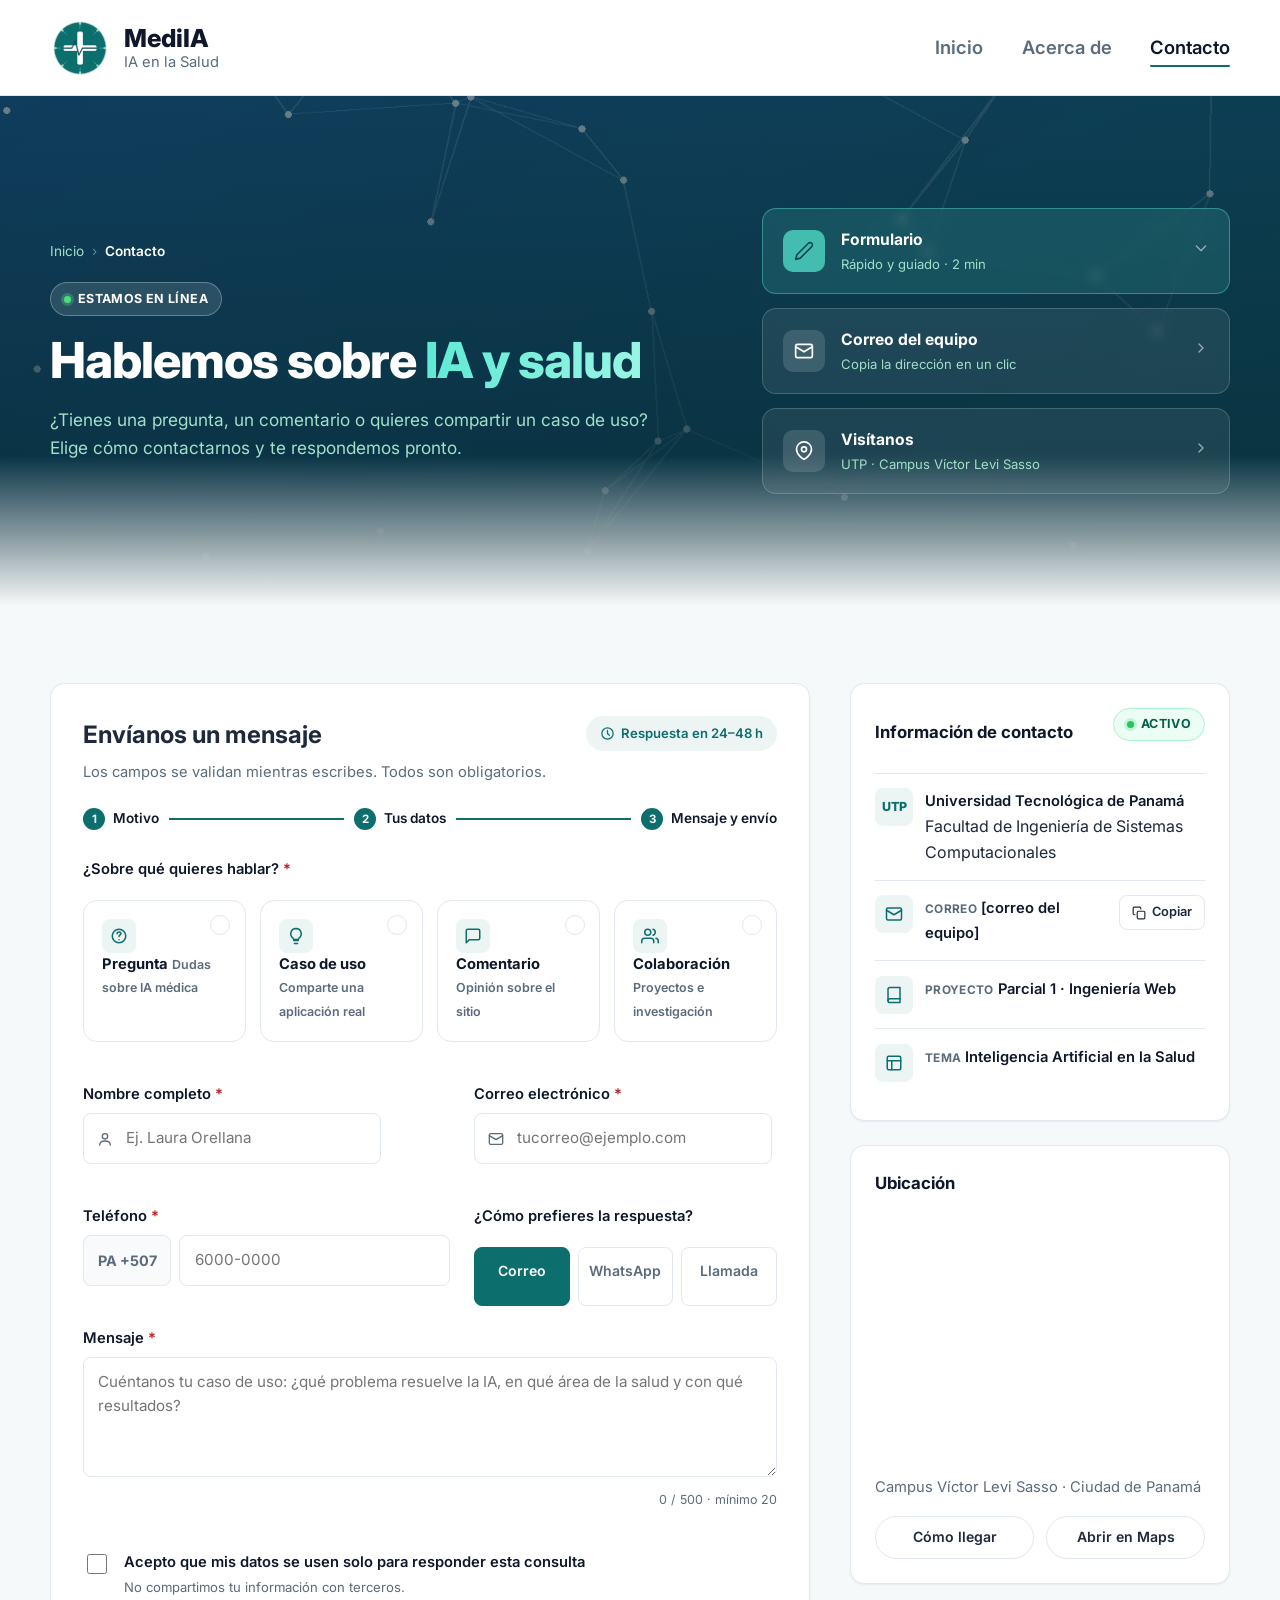
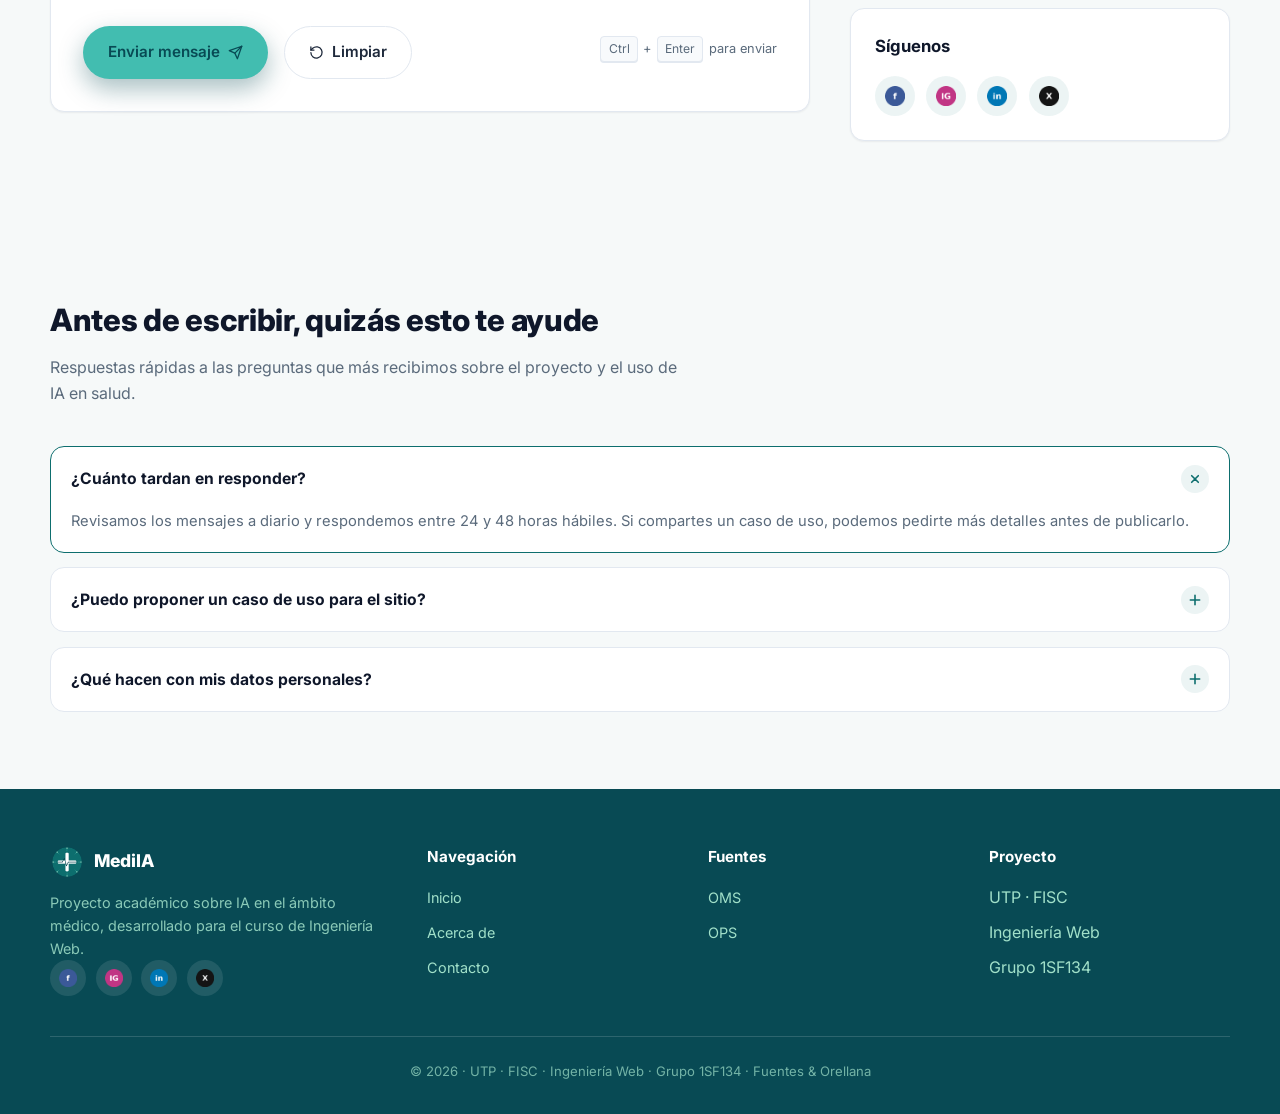
<file: IA-Salud-Fusion/contacto.html>
<!DOCTYPE html>
<html lang="es">
<head>
  <meta charset="UTF-8">
  <meta name="viewport" content="width=device-width, initial-scale=1.0">
  <title>Contacto · MediIA</title>
  <meta name="description" content="Escríbenos tus preguntas o sugerencias sobre IA en la salud. Formulario validado con JavaScript, sin envío a servidor.">
  <link rel="icon" type="image/png" href="img/favicon.png">
  <link rel="stylesheet" href="css/style.css">
</head>
<body>
  <a class="skip-link" href="#main">Saltar al contenido</a>

  <header class="site-header">
    <nav class="nav-bar container" aria-label="Navegación principal">
      <a class="brand" href="index.html">
        <img src="img/logo.png" alt="Logo de MediIA">
        <span class="brand-text">
          <strong>MediIA</strong>
          <span>IA en la Salud</span>
        </span>
      </a>

      <input type="checkbox" id="navToggle" class="nav-toggle">
      <label for="navToggle" class="nav-toggle-label" aria-label="Abrir menú de navegación">
        <svg width="26" height="26" viewBox="0 0 24 24" fill="none" stroke="currentColor" stroke-width="2" stroke-linecap="round"><path d="M3 6h18M3 12h18M3 18h18"/></svg>
      </label>

      <ul class="nav-links">
        <li><a href="index.html">Inicio</a></li>
        <li><a href="acerca.html">Acerca de</a></li>
        <li><a href="contacto.html" aria-current="page">Contacto</a></li>
      </ul>
    </nav>
  </header>

  <main id="main">
    <section class="hero-photo" style="background-image: url('img/hero-contacto.jpg');">
      <div class="container hero-grid">
        <div>
          <nav class="breadcrumb" aria-label="Ruta de navegación">
            <a href="index.html">Inicio</a>
            <span class="sep">›</span>
            <span class="current">Contacto</span>
          </nav>

          <span class="status-pill"><span class="live-dot-mark"></span>Estamos en línea</span>

          <h1>Hablemos sobre <span class="text-gradient">IA y salud</span></h1>
          <p>¿Tienes una pregunta, un comentario o quieres compartir un caso de uso? Elige cómo contactarnos y te respondemos pronto.</p>
        </div>

        <div class="quick-contact">
          <a class="quick-contact-item active" href="#formulario-inicio">
            <span class="quick-contact-icon">
              <svg width="20" height="20" viewBox="0 0 24 24" fill="none" stroke="currentColor" stroke-width="2" stroke-linecap="round" stroke-linejoin="round"><path d="M17 3a2.85 2.85 0 1 1 4 4L7.5 20.5 2 22l1.5-5.5z"/></svg>
            </span>
            <span class="quick-contact-text">
              <strong>Formulario</strong>
              <span>Rápido y guiado · 2 min</span>
            </span>
            <span class="quick-contact-arrow">
              <svg width="16" height="16" viewBox="0 0 24 24" fill="none" stroke="currentColor" stroke-width="2" stroke-linecap="round" stroke-linejoin="round"><path d="M19 9l-7 7-7-7"/></svg>
            </span>
          </a>

          <a class="quick-contact-item" href="#infoContacto">
            <span class="quick-contact-icon">
              <svg width="20" height="20" viewBox="0 0 24 24" fill="none" stroke="currentColor" stroke-width="2" stroke-linecap="round" stroke-linejoin="round"><rect x="2" y="4" width="20" height="16" rx="2"/><path d="m22 7-10 6L2 7"/></svg>
            </span>
            <span class="quick-contact-text">
              <strong>Correo del equipo</strong>
              <span>Copia la dirección en un clic</span>
            </span>
            <span class="quick-contact-arrow">
              <svg width="16" height="16" viewBox="0 0 24 24" fill="none" stroke="currentColor" stroke-width="2" stroke-linecap="round" stroke-linejoin="round"><path d="M9 18l6-6-6-6"/></svg>
            </span>
          </a>

          <a class="quick-contact-item" href="#ubicacion">
            <span class="quick-contact-icon">
              <svg width="20" height="20" viewBox="0 0 24 24" fill="none" stroke="currentColor" stroke-width="2" stroke-linecap="round" stroke-linejoin="round"><path d="M21 10c0 7-9 12-9 12s-9-5-9-12a9 9 0 0 1 18 0z"/><circle cx="12" cy="10" r="3"/></svg>
            </span>
            <span class="quick-contact-text">
              <strong>Visítanos</strong>
              <span>UTP · Campus Víctor Levi Sasso</span>
            </span>
            <span class="quick-contact-arrow">
              <svg width="16" height="16" viewBox="0 0 24 24" fill="none" stroke="currentColor" stroke-width="2" stroke-linecap="round" stroke-linejoin="round"><path d="M9 18l6-6-6-6"/></svg>
            </span>
          </a>
        </div>
      </div>
    </section>

    <section id="formulario">
      <div class="container content-grid">
        <form id="formContacto" class="card form-card" novalidate>
          <div id="formulario-inicio" class="form-card-head">
            <div>
              <h2>Envíanos un mensaje</h2>
              <p>Los campos se validan mientras escribes. Todos son obligatorios.</p>
            </div>
            <span class="response-badge">
              <svg width="15" height="15" viewBox="0 0 24 24" fill="none" stroke="currentColor" stroke-width="2" stroke-linecap="round" stroke-linejoin="round"><circle cx="12" cy="12" r="9"/><path d="M12 7v5l3 3"/></svg>
              Respuesta en 24–48 h
            </span>
          </div>

          <div class="form-progress" aria-hidden="true">
            <span class="progress-step active"><span class="progress-num">1</span>Motivo</span>
            <span class="progress-line filled"></span>
            <span class="progress-step active"><span class="progress-num">2</span>Tus datos</span>
            <span class="progress-line filled"></span>
            <span class="progress-step active"><span class="progress-num">3</span>Mensaje y envío</span>
          </div>

          <div class="form-grid">
            <div class="field full" id="seccion-motivo">
              <span class="field-label" id="labelMotivo">¿Sobre qué quieres hablar? <span class="req">*</span></span>
              <div class="motivo-grid" role="radiogroup" aria-labelledby="labelMotivo">
                <input class="visually-hidden motivo-radio" type="radio" name="motivo" id="motivoPregunta" value="Pregunta sobre IA médica">
                <label for="motivoPregunta" class="motivo-card">
                  <span class="motivo-check"></span>
                  <span class="motivo-icon"><svg width="18" height="18" viewBox="0 0 24 24" fill="none" stroke="currentColor" stroke-width="2" stroke-linecap="round" stroke-linejoin="round"><circle cx="12" cy="12" r="9"/><path d="M9.5 9a2.5 2.5 0 0 1 5 0c0 1.5-2.5 1.5-2.5 3.5M12 17h.01"/></svg></span>
                  <strong>Pregunta</strong>
                  <small>Dudas sobre IA médica</small>
                </label>

                <input class="visually-hidden motivo-radio" type="radio" name="motivo" id="motivoCaso" value="Caso de uso">
                <label for="motivoCaso" class="motivo-card">
                  <span class="motivo-check"></span>
                  <span class="motivo-icon"><svg width="18" height="18" viewBox="0 0 24 24" fill="none" stroke="currentColor" stroke-width="2" stroke-linecap="round" stroke-linejoin="round"><path d="M9 18h6M10 22h4M12 2a7 7 0 0 0-4 12.7c.5.4.8 1 .8 1.6v.2h6.4v-.2c0-.6.3-1.2.8-1.6A7 7 0 0 0 12 2z"/></svg></span>
                  <strong>Caso de uso</strong>
                  <small>Comparte una aplicación real</small>
                </label>

                <input class="visually-hidden motivo-radio" type="radio" name="motivo" id="motivoComentario" value="Comentario sobre el sitio">
                <label for="motivoComentario" class="motivo-card">
                  <span class="motivo-check"></span>
                  <span class="motivo-icon"><svg width="18" height="18" viewBox="0 0 24 24" fill="none" stroke="currentColor" stroke-width="2" stroke-linecap="round" stroke-linejoin="round"><path d="M21 15a2 2 0 0 1-2 2H7l-4 4V5a2 2 0 0 1 2-2h14a2 2 0 0 1 2 2z"/></svg></span>
                  <strong>Comentario</strong>
                  <small>Opinión sobre el sitio</small>
                </label>

                <input class="visually-hidden motivo-radio" type="radio" name="motivo" id="motivoColaboracion" value="Propuesta de colaboración">
                <label for="motivoColaboracion" class="motivo-card">
                  <span class="motivo-check"></span>
                  <span class="motivo-icon"><svg width="18" height="18" viewBox="0 0 24 24" fill="none" stroke="currentColor" stroke-width="2" stroke-linecap="round" stroke-linejoin="round"><path d="M17 21v-2a4 4 0 0 0-4-4H5a4 4 0 0 0-4 4v2"/><circle cx="9" cy="7" r="4"/><path d="M23 21v-2a4 4 0 0 0-3-3.87M16 3.13a4 4 0 0 1 0 7.75"/></svg></span>
                  <strong>Colaboración</strong>
                  <small>Proyectos e investigación</small>
                </label>
              </div>
              <p class="field-error" id="errorMotivo" aria-live="polite"></p>
            </div>

            <div class="field" id="seccion-datos">
              <label for="nombre">Nombre completo <span class="req">*</span></label>
              <div class="field-icon">
                <svg width="16" height="16" viewBox="0 0 24 24" fill="none" stroke="currentColor" stroke-width="2" stroke-linecap="round" stroke-linejoin="round"><circle cx="12" cy="8" r="4"/><path d="M4 21c0-4 4-6 8-6s8 2 8 6"/></svg>
                <input type="text" id="nombre" name="nombre" placeholder="Ej. Laura Orellana" autocomplete="name" minlength="3" maxlength="60" pattern="[A-Za-zÁÉÍÓÚÑáéíóúñ\s]{3,60}">
              </div>
              <p class="field-error" id="errorNombre" aria-live="polite"></p>
            </div>

            <div class="field">
              <label for="correo">Correo electrónico <span class="req">*</span></label>
              <div class="field-icon">
                <svg width="16" height="16" viewBox="0 0 24 24" fill="none" stroke="currentColor" stroke-width="2" stroke-linecap="round" stroke-linejoin="round"><rect x="2" y="4" width="20" height="16" rx="2"/><path d="m22 7-10 6L2 7"/></svg>
                <input type="email" id="correo" name="correo" placeholder="tucorreo@ejemplo.com" autocomplete="email" maxlength="80">
              </div>
              <p class="field-hint-suggest" id="sugerenciaCorreo">
                <svg width="14" height="14" viewBox="0 0 24 24" fill="none" stroke="currentColor" stroke-width="2" stroke-linecap="round" stroke-linejoin="round"><circle cx="12" cy="12" r="9"/><path d="M12 8v5M12 16h.01"/></svg>
                ¿Quisiste decir <button type="button" id="btnAplicarSugerencia"></button>?
              </p>
              <p class="field-error" id="errorCorreo" aria-live="polite"></p>
            </div>

            <div class="field">
              <label for="telefono">Teléfono <span class="req">*</span></label>
              <div class="phone-group">
                <span class="phone-prefix">PA +507</span>
                <input type="tel" id="telefono" name="telefono" placeholder="6000-0000" autocomplete="tel" pattern="[0-9+\-\s]{7,15}">
              </div>
              <p class="field-error" id="errorTelefono" aria-live="polite"></p>
            </div>

            <div class="field">
              <span class="field-label" id="labelPreferencia">¿Cómo prefieres la respuesta?</span>
              <div class="pref-toggle" role="radiogroup" aria-labelledby="labelPreferencia">
                <input type="radio" name="preferencia" id="prefCorreo" value="Correo" checked>
                <label for="prefCorreo">Correo</label>
                <input type="radio" name="preferencia" id="prefWhatsapp" value="WhatsApp">
                <label for="prefWhatsapp">WhatsApp</label>
                <input type="radio" name="preferencia" id="prefLlamada" value="Llamada">
                <label for="prefLlamada">Llamada</label>
              </div>
            </div>

            <div class="field full" id="seccion-mensaje">
              <label for="mensaje">Mensaje <span class="req">*</span></label>
              <textarea id="mensaje" name="mensaje" placeholder="Cuéntanos tu caso de uso: ¿qué problema resuelve la IA, en qué área de la salud y con qué resultados?" maxlength="500"></textarea>
              <div class="char-counter-row">
                <span class="char-counter" id="contadorMensaje">0 / 500 · mínimo 20</span>
              </div>
              <p class="field-error" id="errorMensaje" aria-live="polite"></p>
            </div>

            <div class="toggle-field">
              <input type="checkbox" id="acepto" name="acepto" class="check-field">
              <label for="acepto" class="toggle-text">
                <strong>Acepto que mis datos se usen solo para responder esta consulta</strong>
                <span>No compartimos tu información con terceros.</span>
              </label>
            </div>

            <div class="form-actions-row">
              <div class="form-actions">
                <button type="submit" class="btn btn-primary">
                  Enviar mensaje
                  <svg width="15" height="15" viewBox="0 0 24 24" fill="none" stroke="currentColor" stroke-width="2" stroke-linecap="round" stroke-linejoin="round"><path d="M22 2 11 13"/><path d="M22 2 15 22l-4-9-9-4z"/></svg>
                </button>
                <button type="reset" class="btn btn-ghost" id="btnLimpiar">
                  <svg width="15" height="15" viewBox="0 0 24 24" fill="none" stroke="currentColor" stroke-width="2" stroke-linecap="round" stroke-linejoin="round"><path d="M3 12a9 9 0 1 0 3-6.7L3 8"/><path d="M3 3v5h5"/></svg>
                  Limpiar
                </button>
              </div>
              <span class="kbd-hint"><kbd>Ctrl</kbd> + <kbd>Enter</kbd> para enviar</span>
            </div>

            <output id="mensajeEstado" for="nombre correo telefono motivo mensaje" aria-live="polite"></output>
          </div>
        </form>

        <aside aria-label="Información de contacto, ubicación y redes sociales">
          <div class="card aside-block" id="infoContacto">
            <div style="display:flex; align-items:center; justify-content:space-between; gap:0.75rem;">
              <h2>Información de contacto</h2>
              <span class="status-pill light"><span class="live-dot-mark" style="background:#22c55e; box-shadow:0 0 0 3px rgba(34,197,94,0.2);"></span>Activo</span>
            </div>

            <div class="info-row" style="margin-top:1rem;">
              <span class="info-row-icon">UTP</span>
              <span class="info-row-text">
                <span class="info-value">Universidad Tecnológica de Panamá</span>
                <span class="body-text">Facultad de Ingeniería de Sistemas Computacionales</span>
              </span>
            </div>

            <div class="info-row">
              <span class="info-row-icon">
                <svg width="18" height="18" viewBox="0 0 24 24" fill="none" stroke="currentColor" stroke-width="2" stroke-linecap="round" stroke-linejoin="round"><rect x="2" y="4" width="20" height="16" rx="2"/><path d="m22 7-10 6L2 7"/></svg>
              </span>
              <span class="info-row-text">
                <span class="info-label">Correo</span>
                <span class="info-value" id="correoEquipo">[correo del equipo]</span>
              </span>
              <button type="button" class="copy-btn" id="btnCopiarCorreo">
                <svg width="14" height="14" viewBox="0 0 24 24" fill="none" stroke="currentColor" stroke-width="2" stroke-linecap="round" stroke-linejoin="round"><rect x="9" y="9" width="13" height="13" rx="2"/><path d="M5 15H4a2 2 0 0 1-2-2V4a2 2 0 0 1 2-2h9a2 2 0 0 1 2 2v1"/></svg>
                Copiar
                <span class="copy-tooltip" id="copyTooltip">¡Copiado!</span>
              </button>
            </div>

            <div class="info-row">
              <span class="info-row-icon">
                <svg width="18" height="18" viewBox="0 0 24 24" fill="none" stroke="currentColor" stroke-width="2" stroke-linecap="round" stroke-linejoin="round"><path d="M4 19.5A2.5 2.5 0 0 1 6.5 17H20"/><path d="M6.5 2H20v20H6.5A2.5 2.5 0 0 1 4 19.5v-15A2.5 2.5 0 0 1 6.5 2z"/></svg>
              </span>
              <span class="info-row-text">
                <span class="info-label">Proyecto</span>
                <span class="info-value">Parcial 1 · Ingeniería Web</span>
              </span>
            </div>

            <div class="info-row">
              <span class="info-row-icon">
                <svg width="18" height="18" viewBox="0 0 24 24" fill="none" stroke="currentColor" stroke-width="2" stroke-linecap="round" stroke-linejoin="round"><rect x="3" y="3" width="18" height="18" rx="2"/><path d="M3 9h18M9 21V9"/></svg>
              </span>
              <span class="info-row-text">
                <span class="info-label">Tema</span>
                <span class="info-value">Inteligencia Artificial en la Salud</span>
              </span>
            </div>
          </div>

          <div class="card aside-block" id="ubicacion">
            <h2>Ubicación</h2>
            <iframe class="map-frame" loading="lazy" referrerpolicy="no-referrer-when-downgrade"
              src="https://www.google.com/maps?q=Universidad+Tecnol%C3%B3gica+de+Panam%C3%A1&output=embed"
              title="Mapa de ubicación de la Universidad Tecnológica de Panamá"></iframe>
            <p class="body-text">Campus Víctor Levi Sasso · Ciudad de Panamá</p>
            <div class="map-actions">
              <a class="btn btn-ghost btn-sm" href="https://www.google.com/maps/dir/?api=1&destination=Universidad+Tecnol%C3%B3gica+de+Panam%C3%A1" target="_blank" rel="noopener noreferrer">Cómo llegar</a>
              <a class="btn btn-ghost btn-sm" href="https://www.google.com/maps?q=Universidad+Tecnol%C3%B3gica+de+Panam%C3%A1" target="_blank" rel="noopener noreferrer">Abrir en Maps</a>
            </div>
          </div>

          <div class="card aside-block">
            <h2>Síguenos</h2>
            <div class="social-row">
              <a href="https://www.facebook.com" target="_blank" rel="noopener noreferrer" aria-label="Facebook"><img src="img/icons/facebook.png" alt=""></a>
              <a href="https://www.instagram.com" target="_blank" rel="noopener noreferrer" aria-label="Instagram"><img src="img/icons/instagram.png" alt=""></a>
              <a href="https://www.linkedin.com" target="_blank" rel="noopener noreferrer" aria-label="LinkedIn"><img src="img/icons/linkedin.png" alt=""></a>
              <a href="https://www.x.com" target="_blank" rel="noopener noreferrer" aria-label="X (Twitter)"><img src="img/icons/twitter.png" alt=""></a>
            </div>
          </div>
        </aside>
      </div>
    </section>

    <section id="faq">
      <div class="container">
        <div class="section-head">
          <h2>Antes de escribir, quizás esto te ayude</h2>
          <p>Respuestas rápidas a las preguntas que más recibimos sobre el proyecto y el uso de IA en salud.</p>
        </div>

        <div class="faq-list">
          <div class="faq-item open" data-accordion-item>
            <button type="button" class="faq-trigger" data-accordion-trigger>
              <strong>¿Cuánto tardan en responder?</strong>
              <span class="faq-toggle-icon">
                <svg width="16" height="16" viewBox="0 0 24 24" fill="none" stroke="currentColor" stroke-width="2.4" stroke-linecap="round" stroke-linejoin="round"><path d="M12 5v14M5 12h14"/></svg>
              </span>
            </button>
            <div class="faq-panel">
              <p>Revisamos los mensajes a diario y respondemos entre 24 y 48 horas hábiles. Si compartes un caso de uso, podemos pedirte más detalles antes de publicarlo.</p>
            </div>
          </div>

          <div class="faq-item" data-accordion-item>
            <button type="button" class="faq-trigger" data-accordion-trigger>
              <strong>¿Puedo proponer un caso de uso para el sitio?</strong>
              <span class="faq-toggle-icon">
                <svg width="16" height="16" viewBox="0 0 24 24" fill="none" stroke="currentColor" stroke-width="2.4" stroke-linecap="round" stroke-linejoin="round"><path d="M12 5v14M5 12h14"/></svg>
              </span>
            </button>
            <div class="faq-panel">
              <p>Sí. Elige "Caso de uso" como motivo, y cuéntanos qué problema resuelve la IA, en qué área de la salud y con qué resultados. Si aplica, lo agregamos a la sección de Noticias con su fuente correspondiente.</p>
            </div>
          </div>

          <div class="faq-item" data-accordion-item>
            <button type="button" class="faq-trigger" data-accordion-trigger>
              <strong>¿Qué hacen con mis datos personales?</strong>
              <span class="faq-toggle-icon">
                <svg width="16" height="16" viewBox="0 0 24 24" fill="none" stroke="currentColor" stroke-width="2.4" stroke-linecap="round" stroke-linejoin="round"><path d="M12 5v14M5 12h14"/></svg>
              </span>
            </button>
            <div class="faq-panel">
              <p>Este formulario es una demostración académica: no envía datos a ningún servidor. Al enviarlo, tu mensaje se guarda solo en tu navegador (localStorage) y se descarga como un archivo <code>contactos.json</code> en tu computadora.</p>
            </div>
          </div>
        </div>
      </div>
    </section>
  </main>

  <footer class="site-footer">
    <div class="container">
      <div class="footer-grid">
        <div>
          <div class="footer-brand">
            <img src="img/logo.png" alt="Logo de MediIA">
            MediIA
          </div>
          <p>Proyecto académico sobre IA en el ámbito médico, desarrollado para el curso de Ingeniería Web.</p>
          <div class="footer-social">
            <a href="https://www.facebook.com" target="_blank" rel="noopener noreferrer" aria-label="Facebook"><img src="img/icons/facebook.png" alt=""></a>
            <a href="https://www.instagram.com" target="_blank" rel="noopener noreferrer" aria-label="Instagram"><img src="img/icons/instagram.png" alt=""></a>
            <a href="https://www.linkedin.com" target="_blank" rel="noopener noreferrer" aria-label="LinkedIn"><img src="img/icons/linkedin.png" alt=""></a>
            <a href="https://www.x.com" target="_blank" rel="noopener noreferrer" aria-label="X (Twitter)"><img src="img/icons/twitter.png" alt=""></a>
          </div>
        </div>
        <div>
          <h3>Navegación</h3>
          <ul>
            <li><a href="index.html">Inicio</a></li>
            <li><a href="acerca.html">Acerca de</a></li>
            <li><a href="contacto.html">Contacto</a></li>
          </ul>
        </div>
        <div>
          <h3>Fuentes</h3>
          <ul>
            <li><a href="https://www.who.int/health-topics/artificial-intelligence" target="_blank" rel="noopener noreferrer">OMS</a></li>
            <li><a href="https://www.paho.org/es/inteligencia-artificial-para-salud" target="_blank" rel="noopener noreferrer">OPS</a></li>
          </ul>
        </div>
        <div>
          <h3>Proyecto</h3>
          <ul>
            <li>UTP · FISC</li>
            <li>Ingeniería Web</li>
            <li>Grupo 1SF134</li>
          </ul>
        </div>
      </div>
      <p class="footer-bottom">© 2026 · UTP · FISC · Ingeniería Web · Grupo 1SF134 · Fuentes &amp; Orellana</p>
    </div>
  </footer>

  <script src="js/contacto.js"></script>
</body>
</html>
</file>
<file: css/style.css>
/* =========================================================
   IA + Salud — hoja de estilos general
   Proyecto académico · UTP · FISC · Ingeniería Web
   ========================================================= */

@import url("https://fonts.googleapis.com/css2?family=Inter:wght@400;500;600;700;800&display=swap");

:root {
  --color-primary: #0f766e;
  --color-primary-dark: #0b5a54;
  --color-primary-light: #14b8a6;
  --color-accent: #2563eb;
  --color-ink: #0f172a;
  --color-text: #1e293b;
  --color-text-muted: #5b6b7c;
  --color-bg: #f6f9f9;
  --color-surface: #ffffff;
  --color-border: #e2e8f0;
  --color-success-bg: #ecfdf5;
  --color-success-text: #065f46;
  --color-error: #b91c1c;

  --font-sans: "Inter", system-ui, -apple-system, "Segoe UI", Roboto, sans-serif;

  --radius-sm: 8px;
  --radius-md: 14px;
  --radius-lg: 22px;

  --shadow-sm: 0 1px 2px rgba(15, 23, 42, 0.06);
  --shadow-md: 0 8px 24px rgba(15, 23, 42, 0.08);
  --shadow-lg: 0 20px 45px rgba(15, 23, 42, 0.12);

  --container: 1180px;
}

/* ---------- Reset base ---------- */
*,
*::before,
*::after {
  box-sizing: border-box;
}

html {
  scroll-behavior: smooth;
}

body {
  margin: 0;
  font-family: var(--font-sans);
  color: var(--color-text);
  background: var(--color-bg);
  line-height: 1.6;
  -webkit-font-smoothing: antialiased;
}

img {
  max-width: 100%;
  display: block;
}

a {
  color: inherit;
  text-decoration: none;
}

ul,
ol {
  margin: 0;
  padding: 0;
  list-style: none;
}

h1,
h2,
h3,
h4,
p {
  margin: 0;
}

button,
input,
select,
textarea {
  font: inherit;
  color: inherit;
}

.container {
  width: min(100% - 2.5rem, var(--container));
  margin-inline: auto;
}

section {
  padding-block: clamp(3rem, 6vw, 5rem);
}

.eyebrow {
  display: inline-block;
  font-size: 0.78rem;
  font-weight: 700;
  letter-spacing: 0.08em;
  text-transform: uppercase;
  color: var(--color-primary);
  background: rgba(15, 118, 110, 0.08);
  padding: 0.3rem 0.75rem;
  border-radius: 999px;
  margin-bottom: 0.9rem;
}

.section-head {
  max-width: 640px;
  margin-bottom: 2.5rem;
}

.section-head h2 {
  font-size: clamp(1.6rem, 2.4vw, 2.1rem);
  font-weight: 800;
  color: var(--color-ink);
  letter-spacing: -0.01em;
}

.section-head p {
  margin-top: 0.7rem;
  color: var(--color-text-muted);
}

.visually-hidden {
  position: absolute;
  width: 1px;
  height: 1px;
  overflow: hidden;
  clip: rect(0 0 0 0);
  white-space: nowrap;
}

.skip-link {
  position: absolute;
  left: -999px;
  top: 0;
  background: var(--color-ink);
  color: #fff;
  padding: 0.7rem 1.2rem;
  border-radius: 0 0 var(--radius-sm) 0;
  z-index: 200;
}

.skip-link:focus {
  left: 0;
}

/* ---------- Botones ---------- */
.btn {
  display: inline-flex;
  align-items: center;
  justify-content: center;
  gap: 0.5rem;
  padding: 0.85rem 1.5rem;
  border-radius: 999px;
  font-weight: 600;
  font-size: 0.95rem;
  border: 1.5px solid transparent;
  cursor: pointer;
  transition: transform 0.15s ease, box-shadow 0.15s ease, background 0.15s ease, color 0.15s ease;
}

.btn:active {
  transform: translateY(1px);
}

.btn-primary {
  background: var(--color-primary);
  color: #fff;
  box-shadow: 0 10px 24px rgba(15, 118, 110, 0.28);
}

.btn-primary:hover {
  background: var(--color-primary-dark);
}

.btn-outline {
  background: transparent;
  border-color: rgba(255, 255, 255, 0.55);
  color: inherit;
}

.btn-outline:hover {
  background: rgba(255, 255, 255, 0.12);
}

.btn-ghost {
  background: var(--color-surface);
  border-color: var(--color-border);
  color: var(--color-text);
}

.btn-ghost:hover {
  border-color: var(--color-primary);
  color: var(--color-primary);
}

.btn-block {
  width: 100%;
}

/* ---------- Header / navegación ---------- */
.site-header {
  position: sticky;
  top: 0;
  z-index: 100;
  background: rgba(255, 255, 255, 0.92);
  backdrop-filter: blur(10px);
  border-bottom: 1px solid var(--color-border);
}

.nav-bar {
  display: flex;
  align-items: center;
  justify-content: space-between;
  gap: 1rem;
  padding-block: 0.9rem;
}

.brand {
  display: flex;
  align-items: center;
  gap: 0.6rem;
  font-weight: 800;
  font-size: 1.15rem;
  color: var(--color-ink);
}

.brand svg {
  flex-shrink: 0;
}

.nav-toggle {
  display: none;
}

.nav-toggle-label {
  display: none;
  cursor: pointer;
  padding: 0.4rem;
}

.nav-links {
  display: flex;
  align-items: center;
  gap: 2rem;
  font-weight: 600;
  font-size: 0.95rem;
}

.nav-links a {
  position: relative;
  color: var(--color-text-muted);
  padding-block: 0.3rem;
}

.nav-links a:hover {
  color: var(--color-primary);
}

.nav-links a[aria-current="page"] {
  color: var(--color-ink);
}

.nav-links a[aria-current="page"]::after {
  content: "";
  position: absolute;
  left: 0;
  right: 0;
  bottom: -4px;
  height: 2px;
  background: var(--color-primary);
  border-radius: 2px;
}

/* ---------- Hero ---------- */
.hero {
  padding-block: clamp(2.5rem, 6vw, 4.5rem);
}

.hero .container {
  display: grid;
  grid-template-columns: 1.05fr 0.95fr;
  gap: clamp(2rem, 5vw, 4rem);
  align-items: center;
}

.hero h1 {
  font-size: clamp(2.1rem, 4.4vw, 3.2rem);
  font-weight: 800;
  line-height: 1.1;
  letter-spacing: -0.02em;
  color: var(--color-ink);
}

.hero p {
  margin-top: 1.2rem;
  font-size: 1.05rem;
  color: var(--color-text-muted);
  max-width: 46ch;
}

.hero-actions {
  display: flex;
  flex-wrap: wrap;
  gap: 0.9rem;
  margin-top: 2rem;
}

.hero-actions .btn-outline {
  border-color: var(--color-border);
  color: var(--color-text);
}

.hero-actions .btn-outline:hover {
  border-color: var(--color-primary);
  color: var(--color-primary);
  background: rgba(15, 118, 110, 0.06);
}

.hero-media {
  border-radius: var(--radius-lg);
  overflow: hidden;
  box-shadow: var(--shadow-lg);
}

/* ---------- Intro (Acerca / Contacto) ---------- */
.page-hero {
  padding-block: clamp(2.5rem, 6vw, 4rem) 0;
}

.page-hero .container {
  display: grid;
  grid-template-columns: 1.1fr 0.9fr;
  gap: clamp(2rem, 5vw, 3.5rem);
  align-items: center;
}

.page-hero h1 {
  font-size: clamp(1.9rem, 3.6vw, 2.6rem);
  font-weight: 800;
  color: var(--color-ink);
  letter-spacing: -0.01em;
}

.page-hero p {
  margin-top: 1rem;
  color: var(--color-text-muted);
  max-width: 52ch;
}

.page-hero-media {
  border-radius: var(--radius-lg);
  overflow: hidden;
  box-shadow: var(--shadow-lg);
}

/* ---------- Layout principal con aside ---------- */
.content-grid {
  display: grid;
  grid-template-columns: 2fr 1fr;
  gap: 2.5rem;
  align-items: start;
}

.stack {
  display: grid;
  gap: 1.5rem;
}

.card {
  background: var(--color-surface);
  border: 1px solid var(--color-border);
  border-radius: var(--radius-md);
  box-shadow: var(--shadow-sm);
}

/* ---------- Noticias ---------- */
.news-card {
  display: grid;
  grid-template-columns: 220px 1fr;
  gap: 1.5rem;
  padding: 1.25rem;
  transition: box-shadow 0.2s ease, transform 0.2s ease;
}

.news-card:hover {
  box-shadow: var(--shadow-md);
  transform: translateY(-2px);
}

.news-card img {
  border-radius: var(--radius-sm);
  aspect-ratio: 5 / 3;
  object-fit: cover;
  width: 100%;
  height: 100%;
}

.news-meta {
  font-size: 0.82rem;
  font-weight: 600;
  color: var(--color-primary);
  text-transform: uppercase;
  letter-spacing: 0.03em;
}

.news-card h3 {
  margin-top: 0.5rem;
  font-size: 1.15rem;
  font-weight: 700;
  color: var(--color-ink);
  line-height: 1.35;
}

.news-card p {
  margin-top: 0.5rem;
  color: var(--color-text-muted);
  font-size: 0.95rem;
}

.news-card .news-link {
  display: inline-flex;
  align-items: center;
  gap: 0.35rem;
  margin-top: 0.8rem;
  font-weight: 600;
  color: var(--color-accent);
  font-size: 0.92rem;
}

.news-card .news-link:hover {
  text-decoration: underline;
}

/* ---------- Aside genérico ---------- */
.aside-block {
  padding: 1.5rem;
}

.aside-block + .aside-block {
  margin-top: 1.5rem;
}

.aside-block h2,
.aside-block h3 {
  font-size: 1.05rem;
  font-weight: 700;
  color: var(--color-ink);
}

.stat {
  padding-block: 0.9rem;
  border-bottom: 1px solid var(--color-border);
}

.stat:first-of-type {
  margin-top: 1rem;
}

.stat:last-child {
  border-bottom: none;
}

.stat strong {
  display: block;
  font-size: 2rem;
  font-weight: 800;
  color: var(--color-primary);
  line-height: 1.1;
}

.stat span {
  display: block;
  margin-top: 0.3rem;
  color: var(--color-text-muted);
  font-size: 0.9rem;
}

.stat cite {
  font-style: normal;
  color: #94a3b8;
}

.ext-links {
  display: grid;
  gap: 0.9rem;
  margin-top: 1rem;
}

.ext-link {
  display: flex;
  align-items: center;
  justify-content: space-between;
  gap: 0.5rem;
  padding: 0.75rem 0.9rem;
  border: 1px solid var(--color-border);
  border-radius: var(--radius-sm);
  font-weight: 600;
  font-size: 0.92rem;
  color: var(--color-ink);
  transition: border-color 0.15s ease, background 0.15s ease;
}

.ext-link:hover {
  border-color: var(--color-primary);
  background: rgba(15, 118, 110, 0.05);
}

.ext-link svg {
  flex-shrink: 0;
  color: var(--color-primary);
}

.aside-note {
  margin-top: 0.4rem;
  font-size: 0.78rem;
  color: #94a3b8;
}

.aside-subtitle {
  margin-top: 0.6rem;
  font-size: 0.95rem;
  font-weight: 600;
  color: var(--color-text-muted);
}

.aside-block p.body-text {
  margin-top: 0.5rem;
  color: var(--color-text-muted);
  font-size: 0.92rem;
}

.aside-block p.info-strong {
  margin-top: 0.7rem;
  font-weight: 700;
  color: var(--color-ink);
}

.news-link {
  display: inline-flex;
  align-items: center;
  gap: 0.35rem;
  margin-top: 0.6rem;
  font-weight: 600;
  color: var(--color-accent);
  font-size: 0.92rem;
}

.news-link:hover {
  text-decoration: underline;
}

/* ---------- Áreas de aplicación ---------- */
.app-grid {
  display: grid;
  grid-template-columns: repeat(3, 1fr);
  gap: 1.25rem;
}

.app-card {
  padding: 1.5rem;
  transition: box-shadow 0.2s ease, transform 0.2s ease, border-color 0.2s ease;
}

.app-card:hover {
  box-shadow: var(--shadow-md);
  transform: translateY(-3px);
  border-color: rgba(15, 118, 110, 0.35);
}

.app-icon {
  width: 48px;
  height: 48px;
  border-radius: 12px;
  display: flex;
  align-items: center;
  justify-content: center;
  background: linear-gradient(135deg, var(--color-primary), #134e6f);
  color: #fff;
  margin-bottom: 1rem;
}

.app-card h3 {
  font-size: 1.05rem;
  font-weight: 700;
  color: var(--color-ink);
}

.app-card p {
  margin-top: 0.4rem;
  color: var(--color-text-muted);
  font-size: 0.92rem;
}

/* ---------- Multimedia ---------- */
.media-grid {
  display: grid;
  grid-template-columns: 1.4fr 1fr;
  gap: 1.5rem;
}

.media-card {
  overflow: hidden;
}

.media-thumb {
  position: relative;
  aspect-ratio: 16 / 9;
  background: linear-gradient(135deg, #0f172a, var(--color-primary));
  display: flex;
  align-items: center;
  justify-content: center;
}

.media-thumb::before {
  content: "";
  position: absolute;
  inset: 0;
  background-image: radial-gradient(circle at 20% 30%, rgba(94, 234, 212, 0.25), transparent 45%),
    radial-gradient(circle at 80% 75%, rgba(94, 234, 212, 0.18), transparent 40%);
}

.play-btn {
  position: relative;
  width: 64px;
  height: 64px;
  border-radius: 50%;
  background: rgba(255, 255, 255, 0.16);
  border: 1.5px solid rgba(255, 255, 255, 0.5);
  display: flex;
  align-items: center;
  justify-content: center;
  color: #fff;
}

.media-body {
  padding: 1.25rem 1.5rem 1.5rem;
}

.media-body .news-meta {
  color: var(--color-primary);
}

.media-body h3 {
  margin-top: 0.4rem;
  font-size: 1.05rem;
  font-weight: 700;
  color: var(--color-ink);
}

.media-body p {
  margin-top: 0.4rem;
  color: var(--color-text-muted);
  font-size: 0.92rem;
}

.media-body .news-link {
  display: inline-flex;
  align-items: center;
  gap: 0.35rem;
  margin-top: 0.9rem;
  font-weight: 600;
  color: var(--color-accent);
  font-size: 0.92rem;
}

.audio-card {
  padding: 1.5rem;
  display: flex;
  flex-direction: column;
}

.audio-visual {
  display: flex;
  align-items: center;
  gap: 0.25rem;
  height: 56px;
  margin-bottom: 1rem;
}

.audio-visual span {
  display: block;
  width: 6px;
  border-radius: 4px;
  background: linear-gradient(180deg, var(--color-primary-light), var(--color-primary));
}

.audio-visual span:nth-child(1) { height: 30%; }
.audio-visual span:nth-child(2) { height: 70%; }
.audio-visual span:nth-child(3) { height: 45%; }
.audio-visual span:nth-child(4) { height: 90%; }
.audio-visual span:nth-child(5) { height: 55%; }
.audio-visual span:nth-child(6) { height: 75%; }
.audio-visual span:nth-child(7) { height: 35%; }
.audio-visual span:nth-child(8) { height: 60%; }
.audio-visual span:nth-child(9) { height: 40%; }
.audio-visual span:nth-child(10) { height: 80%; }

.audio-card h3 {
  font-size: 1.05rem;
  font-weight: 700;
  color: var(--color-ink);
}

.audio-card p {
  margin-top: 0.4rem;
  color: var(--color-text-muted);
  font-size: 0.92rem;
  flex-grow: 1;
}

.audio-card .news-link {
  display: inline-flex;
  align-items: center;
  gap: 0.35rem;
  margin-top: 1rem;
  font-weight: 600;
  color: var(--color-accent);
  font-size: 0.92rem;
}

/* ---------- Artículos (Acerca) ---------- */
.article-card {
  padding: 1.75rem;
}

.article-card h2 {
  font-size: 1.25rem;
  font-weight: 700;
  color: var(--color-ink);
}

.article-card > p {
  margin-top: 0.6rem;
  color: var(--color-text-muted);
}

.article-card ul {
  margin-top: 0.9rem;
  display: grid;
  gap: 0.7rem;
}

.article-card ul li {
  position: relative;
  padding-left: 1.6rem;
  color: var(--color-text);
}

.article-card ul li::before {
  content: "";
  position: absolute;
  left: 0;
  top: 0.45rem;
  width: 9px;
  height: 9px;
  border-radius: 50%;
  background: var(--color-primary-light);
}

.article-card.challenges ul li::before {
  background: #f59e0b;
}

.pillars {
  display: grid;
  gap: 1rem;
  margin-top: 1rem;
  counter-reset: pillar;
}

.pillars li {
  position: relative;
  padding-left: 2.4rem;
  font-size: 0.92rem;
  color: var(--color-text);
}

.pillars li strong {
  display: block;
  color: var(--color-ink);
  font-size: 0.95rem;
}

.pillars li::before {
  counter-increment: pillar;
  content: counter(pillar);
  position: absolute;
  left: 0;
  top: -0.1rem;
  width: 1.7rem;
  height: 1.7rem;
  border-radius: 50%;
  background: var(--color-primary);
  color: #fff;
  font-weight: 700;
  font-size: 0.82rem;
  display: flex;
  align-items: center;
  justify-content: center;
}

/* ---------- Hitos (timeline) ---------- */
.timeline {
  display: grid;
  grid-template-columns: repeat(4, 1fr);
  gap: 1.25rem;
}

.timeline li {
  padding: 1.4rem 1.3rem;
  background: var(--color-surface);
  border: 1px solid var(--color-border);
  border-top: 3px solid var(--color-primary-light);
  border-radius: var(--radius-md);
  box-shadow: var(--shadow-sm);
}

.timeline time {
  display: inline-block;
  font-weight: 700;
  font-size: 0.8rem;
  text-transform: uppercase;
  letter-spacing: 0.04em;
  color: var(--color-primary);
}

.timeline p {
  margin-top: 0.6rem;
  font-size: 0.92rem;
  color: var(--color-text);
}

/* ---------- Equipo ---------- */
.team-grid {
  display: grid;
  grid-template-columns: repeat(2, minmax(0, 340px));
  gap: 1.5rem;
}

.team-card {
  display: flex;
  align-items: center;
  gap: 1.1rem;
  padding: 1.4rem;
}

.team-card img {
  width: 76px;
  height: 76px;
  border-radius: 50%;
  flex-shrink: 0;
}

.team-card h3 {
  font-size: 1.05rem;
  font-weight: 700;
  color: var(--color-ink);
}

.team-card p {
  margin-top: 0.2rem;
  color: var(--color-text-muted);
  font-size: 0.9rem;
}

/* ---------- Formulario de contacto ---------- */
.form-card {
  padding: 2rem;
}

.form-grid {
  display: grid;
  grid-template-columns: 1fr 1fr;
  gap: 1.3rem 1.5rem;
}

.field {
  display: grid;
  gap: 0.4rem;
}

.field.full {
  grid-column: 1 / -1;
}

.field label {
  font-weight: 600;
  font-size: 0.92rem;
  color: var(--color-ink);
}

.field label .req {
  color: var(--color-error);
}

.field input,
.field select,
.field textarea {
  padding: 0.75rem 0.9rem;
  border: 1.5px solid var(--color-border);
  border-radius: var(--radius-sm);
  background: #fff;
  font-size: 0.95rem;
  transition: border-color 0.15s ease, box-shadow 0.15s ease;
}

.field input:focus,
.field select:focus,
.field textarea:focus {
  outline: none;
  border-color: var(--color-primary);
  box-shadow: 0 0 0 3px rgba(15, 118, 110, 0.15);
}

.field input[aria-invalid="true"],
.field select[aria-invalid="true"],
.field textarea[aria-invalid="true"] {
  border-color: var(--color-error);
}

.field textarea {
  resize: vertical;
  min-height: 120px;
}

.field-hint {
  font-size: 0.8rem;
  color: #94a3b8;
}

.field-error {
  font-size: 0.82rem;
  color: var(--color-error);
  min-height: 1.1em;
}

.checkbox-field {
  display: flex;
  align-items: flex-start;
  gap: 0.6rem;
  grid-column: 1 / -1;
}

.checkbox-field input {
  margin-top: 0.2rem;
  width: 17px;
  height: 17px;
  accent-color: var(--color-primary);
}

.checkbox-field label {
  font-size: 0.9rem;
  font-weight: 500;
  color: var(--color-text-muted);
}

.form-actions {
  grid-column: 1 / -1;
  display: flex;
  gap: 1rem;
  margin-top: 0.4rem;
}

#mensajeEstado {
  grid-column: 1 / -1;
  margin-top: 0.5rem;
  padding: 0.9rem 1.1rem;
  border-radius: var(--radius-sm);
  font-size: 0.92rem;
  font-weight: 500;
  display: none;
}

#mensajeEstado.show {
  display: block;
}

#mensajeEstado.success {
  background: var(--color-success-bg);
  color: var(--color-success-text);
  border: 1px solid #a7f3d0;
}

#mensajeEstado.error {
  background: #fef2f2;
  color: var(--color-error);
  border: 1px solid #fecaca;
}

.map-frame {
  width: 100%;
  aspect-ratio: 4 / 3;
  border: 0;
  border-radius: var(--radius-sm);
  overflow: hidden;
  margin-top: 1rem;
}

.social-row {
  display: flex;
  gap: 0.7rem;
  margin-top: 1rem;
}

.social-row a {
  width: 40px;
  height: 40px;
  border-radius: 50%;
  background: rgba(15, 118, 110, 0.08);
  color: var(--color-primary);
  display: flex;
  align-items: center;
  justify-content: center;
  transition: background 0.15s ease, color 0.15s ease;
}

.social-row a:hover {
  background: var(--color-primary);
  color: #fff;
}

/* ---------- Footer ---------- */
.site-footer {
  background: var(--color-ink);
  color: #cbd5e1;
  padding-block: 3.5rem 2rem;
}

.footer-grid {
  display: grid;
  grid-template-columns: 1.4fr 1fr 1fr 1fr;
  gap: 2.5rem;
}

.footer-grid h3 {
  color: #fff;
  font-size: 0.95rem;
  font-weight: 700;
  margin-bottom: 1rem;
}

.footer-brand {
  display: flex;
  align-items: center;
  gap: 0.6rem;
  font-weight: 800;
  font-size: 1.1rem;
  color: #fff;
  margin-bottom: 0.8rem;
}

.footer-grid p {
  font-size: 0.9rem;
  color: #94a3b8;
}

.footer-grid ul {
  display: grid;
  gap: 0.6rem;
}

.footer-grid a {
  font-size: 0.9rem;
  color: #cbd5e1;
}

.footer-grid a:hover {
  color: #5eead4;
}

.footer-social {
  display: flex;
  gap: 0.6rem;
}

.footer-social a {
  width: 36px;
  height: 36px;
  border-radius: 50%;
  background: rgba(255, 255, 255, 0.08);
  display: flex;
  align-items: center;
  justify-content: center;
}

.footer-social a:hover {
  background: var(--color-primary);
  color: #fff;
}

.footer-bottom {
  margin-top: 2.5rem;
  padding-top: 1.5rem;
  border-top: 1px solid rgba(255, 255, 255, 0.1);
  font-size: 0.82rem;
  color: #64748b;
  text-align: center;
}

/* =========================================================
   Responsive
   ========================================================= */
@media (max-width: 960px) {
  .content-grid {
    grid-template-columns: 1fr;
  }

  .hero .container,
  .page-hero .container {
    grid-template-columns: 1fr;
  }

  .hero-media,
  .page-hero-media {
    order: -1;
  }

  .app-grid {
    grid-template-columns: repeat(2, 1fr);
  }

  .media-grid {
    grid-template-columns: 1fr;
  }

  .timeline {
    grid-template-columns: repeat(2, 1fr);
  }

  .footer-grid {
    grid-template-columns: 1fr 1fr;
  }

  .news-card {
    grid-template-columns: 1fr;
  }
}

@media (max-width: 680px) {
  .nav-toggle-label {
    display: flex;
    align-items: center;
  }

  .nav-links {
    position: absolute;
    top: 100%;
    left: 0;
    right: 0;
    flex-direction: column;
    align-items: flex-start;
    gap: 0;
    background: #fff;
    border-bottom: 1px solid var(--color-border);
    box-shadow: var(--shadow-md);
    max-height: 0;
    overflow: hidden;
    transition: max-height 0.25s ease;
  }

  .nav-links a {
    width: 100%;
    padding: 0.9rem 1.5rem;
  }

  .nav-links a[aria-current="page"]::after {
    display: none;
  }

  .nav-links a[aria-current="page"] {
    background: rgba(15, 118, 110, 0.06);
    border-left: 3px solid var(--color-primary);
  }

  .nav-toggle:checked ~ .nav-links {
    max-height: 240px;
  }

  .app-grid {
    grid-template-columns: 1fr;
  }

  .form-grid {
    grid-template-columns: 1fr;
  }

  .field.full {
    grid-column: auto;
  }

  .timeline {
    grid-template-columns: 1fr;
  }

  .team-grid {
    grid-template-columns: 1fr;
  }

  .footer-grid {
    grid-template-columns: 1fr;
    gap: 2rem;
  }

  .form-actions {
    flex-direction: column;
  }
}
</file>
<file: IA-Salud-Fusion/css/style.css>
/* =========================================================
   MediIA · IA + Salud — hoja de estilos general (fusión)
   Proyecto académico · UTP · FISC · Ingeniería Web · Fuentes & Orellana
   ========================================================= */

@import url("https://fonts.googleapis.com/css2?family=Inter:wght@400;500;600;700;800&display=swap");

:root {
  --color-primary: #0d6e6e;
  --color-primary-dark: #084a54;
  --color-primary-light: #42bdb0;
  --color-mint: #a1e0c9;
  --color-accent: #1a5490;
  --color-ink: #0f172a;
  --color-text: #1e293b;
  --color-text-muted: #5b6b7c;
  --color-bg: #f6f9f9;
  --color-surface: #ffffff;
  --color-border: #e2e8f0;
  --color-success-bg: #ecfdf5;
  --color-success-text: #065f46;
  --color-error: #b91c1c;

  --font-sans: "Inter", system-ui, -apple-system, "Segoe UI", Roboto, sans-serif;

  --radius-sm: 8px;
  --radius-md: 14px;
  --radius-lg: 22px;

  --shadow-sm: 0 1px 2px rgba(15, 23, 42, 0.06);
  --shadow-md: 0 8px 24px rgba(15, 23, 42, 0.08);
  --shadow-lg: 0 20px 45px rgba(15, 23, 42, 0.12);

  --container: 1180px;
}

/* ---------- Reset base ---------- */
*,
*::before,
*::after {
  box-sizing: border-box;
}

html {
  scroll-behavior: smooth;
}

body {
  margin: 0;
  font-family: var(--font-sans);
  color: var(--color-text);
  background: var(--color-bg);
  line-height: 1.6;
  -webkit-font-smoothing: antialiased;
}

img {
  max-width: 100%;
  display: block;
}

a {
  color: inherit;
  text-decoration: none;
}

ul,
ol {
  margin: 0;
  padding: 0;
  list-style: none;
}

h1,
h2,
h3,
h4,
p {
  margin: 0;
}

button,
input,
select,
textarea {
  font: inherit;
  color: inherit;
}

.container {
  width: min(100% - 2.5rem, var(--container));
  margin-inline: auto;
}

section {
  padding-block: clamp(3rem, 6vw, 5rem);
}

.eyebrow {
  display: inline-block;
  font-size: 0.78rem;
  font-weight: 700;
  letter-spacing: 0.08em;
  text-transform: uppercase;
  color: var(--color-primary);
  background: rgba(13, 110, 110, 0.08);
  padding: 0.3rem 0.75rem;
  border-radius: 999px;
  margin-bottom: 0.9rem;
}

.eyebrow.on-dark {
  color: var(--color-mint);
  background: rgba(255, 255, 255, 0.12);
}

.section-head {
  max-width: 640px;
  margin-bottom: 2.5rem;
}

.section-head.centered {
  max-width: 640px;
  margin-inline: auto;
  text-align: center;
}

.section-head.with-stat {
  max-width: none;
  display: flex;
  align-items: center;
  justify-content: space-between;
  gap: 2.5rem;
}

.section-head.with-stat .section-head-text {
  max-width: 640px;
}

.section-head-stat {
  display: flex;
  align-items: center;
  gap: 1.25rem;
  flex-shrink: 0;
  white-space: nowrap;
}

.section-head-stat .divider-v {
  width: 1px;
  height: 48px;
  background: var(--color-border);
}

.section-head-stat strong {
  font-size: 2.1rem;
  font-weight: 800;
  color: var(--color-primary);
  line-height: 1;
}

.section-head-stat span {
  display: block;
  max-width: 9ch;
  font-size: 0.88rem;
  color: var(--color-text-muted);
  line-height: 1.25;
}

.section-head h2 {
  font-size: clamp(1.6rem, 2.4vw, 2.1rem);
  font-weight: 800;
  color: var(--color-ink);
  letter-spacing: -0.01em;
}

.section-head p {
  margin-top: 0.7rem;
  color: var(--color-text-muted);
}

.visually-hidden {
  position: absolute;
  width: 1px;
  height: 1px;
  overflow: hidden;
  clip: rect(0 0 0 0);
  white-space: nowrap;
}

.skip-link {
  position: absolute;
  left: -999px;
  top: 0;
  background: var(--color-ink);
  color: #fff;
  padding: 0.7rem 1.2rem;
  border-radius: 0 0 var(--radius-sm) 0;
  z-index: 200;
}

.skip-link:focus {
  left: 0;
}

/* ---------- Botones ---------- */
.btn {
  display: inline-flex;
  align-items: center;
  justify-content: center;
  gap: 0.5rem;
  padding: 0.85rem 1.5rem;
  border-radius: 999px;
  font-weight: 600;
  font-size: 0.95rem;
  border: 1.5px solid transparent;
  cursor: pointer;
  transition: transform 0.15s ease, box-shadow 0.15s ease, background 0.15s ease, color 0.15s ease;
}

.btn:active {
  transform: translateY(1px);
}

.btn-primary {
  background: var(--color-primary-light);
  color: var(--color-primary-dark);
  box-shadow: 0 10px 24px rgba(8, 74, 84, 0.35);
}

.btn-primary:hover {
  background: var(--color-mint);
}

.btn-outline {
  background: transparent;
  border-color: rgba(255, 255, 255, 0.6);
  color: #fff;
}

.btn-outline:hover {
  background: rgba(255, 255, 255, 0.15);
}

.btn-ghost {
  background: var(--color-surface);
  border-color: var(--color-border);
  color: var(--color-text);
}

.btn:disabled {
  opacity: 0.45;
  cursor: not-allowed;
  box-shadow: none;
}

.btn-ghost:hover {
  border-color: var(--color-primary);
  color: var(--color-primary);
}

.btn-block {
  width: 100%;
  justify-content: center;
}

.btn-sm {
  padding: 0.6rem 1.1rem;
  font-size: 0.88rem;
}

/* ---------- Header / navegación ---------- */
.site-header {
  position: sticky;
  top: 0;
  z-index: 100;
  background: rgba(255, 255, 255, 0.94);
  backdrop-filter: blur(10px);
  border-bottom: 1px solid var(--color-border);
}

.nav-bar {
  display: flex;
  align-items: center;
  justify-content: space-between;
  gap: 1.5rem;
  padding-block: 1.1rem;
}

.brand {
  display: flex;
  align-items: center;
  gap: 0.9rem;
}

.brand img {
  height: 60px;
  width: auto;
  flex-shrink: 0;
}

.brand-text {
  display: flex;
  flex-direction: column;
  line-height: 1.2;
}

.brand-text strong {
  font-weight: 800;
  font-size: 1.55rem;
  color: var(--color-ink);
}

.brand-text span {
  font-size: 0.92rem;
  color: var(--color-text-muted);
}

.nav-toggle {
  display: none;
}

.nav-toggle-label {
  display: none;
  cursor: pointer;
  padding: 0.4rem;
}

.nav-toggle-label svg {
  width: 32px;
  height: 32px;
}

.nav-links {
  display: flex;
  align-items: center;
  gap: 2.4rem;
  font-weight: 600;
  font-size: 1.15rem;
}

.nav-links a {
  position: relative;
  color: var(--color-text-muted);
  padding-block: 0.3rem;
}

.nav-links a:hover {
  color: var(--color-primary);
}

.nav-links a[aria-current="page"] {
  color: var(--color-ink);
}

.nav-links a[aria-current="page"]::after {
  content: "";
  position: absolute;
  left: 0;
  right: 0;
  bottom: -4px;
  height: 2px;
  background: var(--color-primary);
  border-radius: 2px;
}

/* ---------- Hero fotográfico (Inicio / Acerca / Contacto) ---------- */
.hero-photo {
  position: relative;
  color: #fff;
  background-size: cover;
  background-position: center;
  padding-block: clamp(4rem, 10vw, 7rem);
  overflow: hidden;
}

.hero-photo::before {
  content: "";
  position: absolute;
  inset: 0;
  background: linear-gradient(180deg, rgba(8, 42, 54, 0.55), rgba(8, 42, 54, 0.88));
}

.hero-photo::after {
  content: "";
  position: absolute;
  left: 0;
  right: 0;
  bottom: 0;
  height: 150px;
  background: linear-gradient(180deg, transparent, var(--color-bg));
  pointer-events: none;
}

.hero-photo .container {
  position: relative;
  z-index: 2;
}

/* ---------- Panel de introducción (Inicio) ---------- */
.intro-section {
  padding-block: clamp(2rem, 5vw, 3.5rem) clamp(1.5rem, 3vw, 2.5rem);
}

.intro-panel {
  padding: clamp(1.75rem, 3vw, 2.75rem);
  display: grid;
  grid-template-columns: 1.3fr 1fr;
  align-items: center;
  gap: clamp(1.75rem, 3vw, 2.75rem);
  box-shadow: var(--shadow-lg);
}

/* ---------- Separador decorativo entre secciones ---------- */
.section-divider {
  display: flex;
  align-items: center;
  gap: 1.25rem;
  width: min(100% - 2.5rem, 620px);
  margin: 0 auto;
  padding-top: clamp(2.5rem, 6vw, 4rem);
}

.section-divider .divider-line {
  flex: 1;
  height: 1px;
  background: linear-gradient(90deg, transparent, var(--color-border) 30%, var(--color-border) 70%, transparent);
}

.section-divider .divider-icon {
  width: 46px;
  height: 46px;
  border-radius: 50%;
  background: var(--color-surface);
  border: 1px solid var(--color-border);
  box-shadow: var(--shadow-sm);
  display: flex;
  align-items: center;
  justify-content: center;
  color: var(--color-primary);
  flex-shrink: 0;
}

.intro-panel-text .eyebrow {
  margin-bottom: 0.6rem;
}

.intro-panel-text h2 {
  font-size: clamp(1.7rem, 3vw, 2.3rem);
  font-weight: 800;
  color: var(--color-ink);
  letter-spacing: -0.01em;
  line-height: 1.2;
}

.intro-panel-text p {
  margin-top: 1rem;
  color: var(--color-text-muted);
  font-size: 1.02rem;
}

.intro-panel-side {
  display: grid;
  gap: 1.25rem;
  align-content: start;
}

.image-placeholder {
  aspect-ratio: 16 / 11;
  border: 2px dashed var(--color-border);
  border-radius: var(--radius-md);
  display: flex;
  flex-direction: column;
  align-items: center;
  justify-content: center;
  gap: 0.6rem;
  color: var(--color-text-muted);
  background: #f8fafc;
}

.image-placeholder span {
  font-size: 0.82rem;
  font-weight: 600;
  text-align: center;
  padding: 0 0.5rem;
}

.image-placeholder.compact {
  aspect-ratio: 4 / 3;
  margin-top: 1.25rem;
  gap: 0.4rem;
}

.image-placeholder.compact span {
  font-size: 0.76rem;
}

.mini-stat {
  border: 1px solid var(--color-border);
  border-radius: var(--radius-sm);
  padding: 1.1rem 1.25rem;
}

.mini-stat h3 {
  font-size: 0.95rem;
  font-weight: 700;
  color: var(--color-ink);
}

.mini-stat .stat {
  padding-block: 0.6rem 0;
  border-bottom: none;
}

.hero-photo h1 {
  font-size: clamp(2rem, 4.2vw, 3.1rem);
  font-weight: 800;
  line-height: 1.15;
  letter-spacing: -0.02em;
  max-width: 22ch;
}

.hero-photo p {
  margin-top: 1.1rem;
  font-size: 1.08rem;
  color: var(--color-mint);
  max-width: 56ch;
}

.hero-actions {
  display: flex;
  flex-wrap: wrap;
  gap: 0.9rem;
  margin-top: 2rem;
}

/* ---------- Layout principal con aside ---------- */
.content-grid {
  display: grid;
  grid-template-columns: 2fr 1fr;
  gap: 2.5rem;
  align-items: start;
}

.content-grid + .content-grid {
  margin-top: 2rem;
}

.stack {
  display: grid;
  gap: 1.5rem;
}

.card {
  background: var(--color-surface);
  border: 1px solid var(--color-border);
  border-radius: var(--radius-md);
  box-shadow: var(--shadow-sm);
}

/* ---------- Intro / artículos generales ---------- */
.intro-card {
  padding: 1.75rem;
}

.intro-card h2 {
  font-size: 1.25rem;
  font-weight: 700;
  color: var(--color-ink);
}

.intro-card p {
  margin-top: 0.8rem;
  color: var(--color-text-muted);
}

.intro-card p + p {
  margin-top: 0.9rem;
}

/* ---------- Noticias ---------- */
.news-card {
  display: grid;
  grid-template-columns: 220px 1fr;
  gap: 1.5rem;
  padding: 1.25rem;
  transition: box-shadow 0.2s ease, transform 0.2s ease;
}

.news-card:hover {
  box-shadow: var(--shadow-md);
  transform: translateY(-2px);
}

.news-card img {
  border-radius: var(--radius-sm);
  aspect-ratio: 5 / 3;
  object-fit: cover;
  width: 100%;
  height: 100%;
}

.news-meta {
  font-size: 0.82rem;
  font-weight: 600;
  color: var(--color-primary);
  text-transform: uppercase;
  letter-spacing: 0.03em;
}

.news-card h3 {
  margin-top: 0.5rem;
  font-size: 1.15rem;
  font-weight: 700;
  color: var(--color-ink);
  line-height: 1.35;
}

.news-card p {
  margin-top: 0.5rem;
  color: var(--color-text-muted);
  font-size: 0.95rem;
}

/* ---------- Filtros de noticias ---------- */
.news-filters {
  display: flex;
  flex-wrap: wrap;
  gap: 0.6rem;
  border: 0;
  padding: 0;
  margin: 0 0 1.75rem;
}

.filter-pill {
  display: inline-flex;
  align-items: center;
  gap: 0.4rem;
  padding: 0.55rem 1.1rem;
  border-radius: 999px;
  border: 1.5px solid var(--color-border);
  background: var(--color-surface);
  font-weight: 600;
  font-size: 0.88rem;
  color: var(--color-text);
  cursor: pointer;
  transition: border-color 0.15s ease, background 0.15s ease, color 0.15s ease;
}

.filter-pill:hover {
  border-color: var(--color-primary);
}

.filter-pill.active {
  background: var(--color-primary);
  border-color: var(--color-primary);
  color: #fff;
}

.filter-pill .filter-count {
  font-size: 0.76rem;
  opacity: 0.8;
}

/* ---------- Barra de estadísticas ---------- */
.news-stats-bar {
  display: grid;
  grid-template-columns: repeat(3, 1fr);
  border: 1px solid var(--color-border);
  border-radius: var(--radius-md);
  background: var(--color-surface);
  box-shadow: var(--shadow-sm);
  overflow: hidden;
  margin-bottom: 2rem;
}

.news-stats-bar .mini-stat-item {
  padding: 1.25rem 1.5rem;
  border-right: 1px solid var(--color-border);
}

.news-stats-bar .mini-stat-item:last-child {
  border-right: none;
}

.news-stats-bar strong {
  display: block;
  font-size: 1.6rem;
  font-weight: 800;
  color: var(--color-primary);
  margin-bottom: 0.2rem;
}

.news-stats-bar span {
  color: var(--color-text-muted);
  font-size: 0.88rem;
}

.news-stats-bar cite {
  font-style: normal;
  color: #94a3b8;
}

/* ---------- Layout Noticias: carrusel + sidebar ---------- */
.news-layout {
  display: grid;
  grid-template-columns: 2fr 1fr;
  gap: 2rem;
  align-items: start;
  margin-bottom: 2rem;
}

.news-ext-links {
  max-width: none;
}

/* ---------- Carrusel de noticias ---------- */
.carousel-track {
  position: relative;
}

.carousel-slide {
  display: none;
  overflow: hidden;
}

.carousel-slide.active {
  display: block;
}

.carousel-media {
  position: relative;
  aspect-ratio: 16 / 9;
}

.carousel-media img {
  width: 100%;
  height: 100%;
  object-fit: cover;
}

.carousel-tag {
  position: absolute;
  top: 1rem;
  left: 1rem;
  z-index: 2;
  background: rgba(15, 23, 42, 0.55);
  backdrop-filter: blur(4px);
  color: #fff;
  font-size: 0.72rem;
  font-weight: 700;
  letter-spacing: 0.04em;
  text-transform: uppercase;
  padding: 0.4rem 0.8rem;
  border-radius: 999px;
}

.carousel-nav {
  position: absolute;
  right: 1rem;
  bottom: 1rem;
  z-index: 2;
  display: flex;
  gap: 0.5rem;
}

.carousel-arrow {
  width: 40px;
  height: 40px;
  border-radius: 50%;
  border: none;
  background: rgba(255, 255, 255, 0.92);
  color: var(--color-ink);
  display: flex;
  align-items: center;
  justify-content: center;
  cursor: pointer;
  box-shadow: var(--shadow-sm);
  transition: background 0.15s ease;
}

.carousel-arrow:hover {
  background: #fff;
}

.carousel-body {
  padding: 1.5rem 1.75rem 1.75rem;
}

.carousel-body .news-meta {
  margin-bottom: 0;
}

.carousel-body h3 {
  margin-top: 0.5rem;
  font-size: 1.25rem;
  font-weight: 700;
  color: var(--color-ink);
  line-height: 1.3;
}

.carousel-body > p {
  margin-top: 0.6rem;
  color: var(--color-text-muted);
}

.carousel-footer {
  display: flex;
  align-items: center;
  justify-content: space-between;
  flex-wrap: wrap;
  gap: 0.75rem;
  margin-top: 1.1rem;
}

.read-time {
  font-size: 0.85rem;
  color: var(--color-text-muted);
}

.carousel-thumbs {
  display: flex;
  flex-wrap: wrap;
  gap: 0.9rem;
  margin-top: 1rem;
}

.thumb {
  position: relative;
  flex: 1 1 200px;
  display: flex;
  align-items: center;
  gap: 0.75rem;
  padding: 0.75rem 0.9rem;
  border: 1.5px solid var(--color-border);
  border-radius: var(--radius-sm);
  background: var(--color-surface);
  cursor: pointer;
  text-align: left;
  overflow: hidden;
  transition: border-color 0.15s ease;
}

.thumb:hover {
  border-color: rgba(13, 110, 110, 0.4);
}

.thumb[hidden] {
  display: none;
}

.thumb.active {
  border-color: var(--color-primary);
}

.thumb-icon {
  width: 36px;
  height: 36px;
  border-radius: 8px;
  flex-shrink: 0;
  display: flex;
  align-items: center;
  justify-content: center;
  background: rgba(13, 110, 110, 0.1);
  color: var(--color-primary);
}

.thumb-text strong {
  display: block;
  font-size: 0.85rem;
  color: var(--color-ink);
}

.thumb-text small {
  display: block;
  font-size: 0.75rem;
  color: var(--color-text-muted);
}

.thumb-progress {
  position: absolute;
  left: 0;
  bottom: 0;
  height: 3px;
  width: 0%;
  background: var(--color-primary-light);
}

.thumb-progress.animating {
  animation: thumbProgress linear forwards;
  animation-duration: var(--autoplay-duration, 6000ms);
}

@keyframes thumbProgress {
  from {
    width: 0%;
  }
  to {
    width: 100%;
  }
}

/* ---------- Sidebar "Más noticias" ---------- */
.news-sidebar {
  padding: 1.5rem;
}

.sidebar-head {
  display: flex;
  align-items: center;
  justify-content: space-between;
  margin-bottom: 1.1rem;
}

.sidebar-head h3 {
  font-size: 1.05rem;
  font-weight: 700;
  color: var(--color-ink);
}

.live-dot {
  display: inline-flex;
  align-items: center;
  gap: 0.4rem;
  font-size: 0.78rem;
  font-weight: 600;
  color: var(--color-text-muted);
}

.live-dot span {
  width: 8px;
  height: 8px;
  border-radius: 50%;
  background: #22c55e;
  box-shadow: 0 0 0 3px rgba(34, 197, 94, 0.2);
}

.sidebar-tabs {
  display: flex;
  gap: 0.3rem;
  background: #f1f5f9;
  padding: 0.3rem;
  border-radius: 999px;
  border: 0;
  margin: 0 0 1rem;
}

.sidebar-tabs .tab {
  flex: 1;
  padding: 0.45rem 0.5rem;
  border: none;
  background: transparent;
  border-radius: 999px;
  font-size: 0.8rem;
  font-weight: 600;
  color: var(--color-text-muted);
  cursor: pointer;
}

.sidebar-tabs .tab.active {
  background: #fff;
  color: var(--color-ink);
  box-shadow: var(--shadow-sm);
}

.sidebar-list {
  display: grid;
}

.sidebar-list li[hidden] {
  display: none;
}

.sidebar-item {
  display: flex;
  gap: 0.9rem;
  padding: 0.9rem 0;
  border-bottom: 1px solid var(--color-border);
}

.sidebar-list li:last-of-type .sidebar-item {
  border-bottom: none;
}

.sidebar-icon {
  width: 42px;
  height: 42px;
  border-radius: 10px;
  flex-shrink: 0;
  display: flex;
  align-items: center;
  justify-content: center;
  background: rgba(13, 110, 110, 0.1);
  color: var(--color-primary);
}

.sidebar-cat {
  font-size: 0.72rem;
  font-weight: 700;
  text-transform: uppercase;
  letter-spacing: 0.03em;
  color: var(--color-primary);
}

.sidebar-item h4 {
  margin-top: 0.3rem;
  font-size: 0.92rem;
  font-weight: 700;
  color: var(--color-ink);
  line-height: 1.35;
}

.sidebar-item .sidebar-meta {
  display: block;
  margin-top: 0.3rem;
  font-size: 0.8rem;
  color: var(--color-text-muted);
}

.news-sidebar .btn-block {
  margin-top: 0.5rem;
}

/* ---------- Aside genérico ---------- */
.aside-block {
  padding: 1.5rem;
}

.aside-block + .aside-block {
  margin-top: 1.5rem;
}

.aside-block h2,
.aside-block h3 {
  font-size: 1.05rem;
  font-weight: 700;
  color: var(--color-ink);
}

.aside-block ul {
  margin-top: 0.9rem;
  display: grid;
  gap: 0.6rem;
}

.aside-block ul li {
  position: relative;
  padding-left: 1.4rem;
  color: var(--color-text-muted);
  font-size: 0.92rem;
}

.aside-block ul li::before {
  content: "";
  position: absolute;
  left: 0;
  top: 0.5rem;
  width: 7px;
  height: 7px;
  border-radius: 50%;
  background: var(--color-primary-light);
}

.stat {
  padding-block: 0.9rem;
  border-bottom: 1px solid var(--color-border);
}

.stat:first-of-type {
  margin-top: 1rem;
}

.stat:last-child {
  border-bottom: none;
}

.stat strong {
  display: block;
  font-size: 2rem;
  font-weight: 800;
  color: var(--color-primary);
  line-height: 1.1;
}

.stat span {
  display: block;
  margin-top: 0.3rem;
  color: var(--color-text-muted);
  font-size: 0.9rem;
}

.stat cite {
  font-style: normal;
  color: #94a3b8;
}

.stat.no-border {
  border-bottom: none;
  padding-block: 0.6rem 0;
}

.aside-subtitle.spaced {
  margin-top: 1.3rem;
}

.ext-links {
  display: grid;
  gap: 0.9rem;
  margin-top: 1rem;
}

.ext-links.two-col {
  grid-template-columns: repeat(auto-fit, minmax(260px, 1fr));
}

.ext-link {
  display: flex;
  align-items: center;
  justify-content: space-between;
  gap: 0.5rem;
  padding: 0.75rem 0.9rem;
  border: 1px solid var(--color-border);
  border-radius: var(--radius-sm);
  font-weight: 600;
  font-size: 0.92rem;
  color: var(--color-ink);
  transition: border-color 0.15s ease, background 0.15s ease;
}

.ext-link:hover {
  border-color: var(--color-primary);
  background: rgba(13, 110, 110, 0.05);
}

.ext-link svg {
  flex-shrink: 0;
  color: var(--color-primary);
}

.aside-note {
  margin-top: 0.4rem;
  font-size: 0.78rem;
  color: #94a3b8;
}

.aside-subtitle {
  margin-top: 0.6rem;
  font-size: 0.95rem;
  font-weight: 600;
  color: var(--color-text-muted);
}

.aside-block p.body-text {
  margin-top: 0.5rem;
  color: var(--color-text-muted);
  font-size: 0.92rem;
}

.aside-block p.info-strong {
  margin-top: 0.7rem;
  font-weight: 700;
  color: var(--color-ink);
}

.news-link {
  display: inline-flex;
  align-items: center;
  gap: 0.35rem;
  margin-top: 0.6rem;
  font-weight: 600;
  color: var(--color-accent);
  font-size: 0.92rem;
}

.news-link:hover {
  text-decoration: underline;
}

/* ---------- Áreas de aplicación ---------- */
.app-grid {
  display: grid;
  grid-template-columns: repeat(4, 1fr);
  gap: 1.25rem;
}

.app-card {
  position: relative;
  padding: 1.5rem;
  display: flex;
  flex-direction: column;
  border-bottom: 3px solid transparent;
  overflow: hidden;
  transition: box-shadow 0.2s ease, transform 0.2s ease, border-color 0.2s ease;
}

.app-card:hover,
.app-card:focus-within {
  box-shadow: var(--shadow-md);
  transform: translateY(-3px);
  border-color: var(--color-border);
  border-bottom-color: var(--color-primary-light);
}

.app-card-top {
  display: flex;
  align-items: flex-start;
  justify-content: space-between;
  margin-bottom: 1rem;
}

.app-icon {
  width: 48px;
  height: 48px;
  border-radius: 12px;
  display: flex;
  align-items: center;
  justify-content: center;
  background: rgba(13, 110, 110, 0.1);
  color: var(--color-primary);
}

.app-index {
  font-size: 0.85rem;
  font-weight: 700;
  color: #cbd5e1;
  line-height: 1;
}

.app-card h3 {
  font-size: 1.02rem;
  font-weight: 700;
  color: var(--color-ink);
}

.app-card p {
  margin-top: 0.4rem;
  color: var(--color-text-muted);
  font-size: 0.9rem;
  flex-grow: 1;
}

.app-tag {
  align-self: flex-start;
  margin-top: 1.1rem;
  padding: 0.3rem 0.7rem;
  border-radius: 999px;
  background: rgba(13, 110, 110, 0.1);
  color: var(--color-primary);
  font-size: 0.78rem;
  font-weight: 700;
}

/* ---------- Multimedia (video real embebido) ---------- */
.video-embed-card {
  max-width: 880px;
  margin: 0 auto;
  overflow: hidden;
}

.video-embed {
  position: relative;
  aspect-ratio: 16 / 9;
  background: #000;
}

.video-embed iframe {
  position: absolute;
  inset: 0;
  width: 100%;
  height: 100%;
  border: 0;
}

.video-embed-body {
  padding: 1.5rem clamp(1.5rem, 3vw, 2.25rem) 2rem;
}

.video-embed-body h3 {
  font-size: 1.15rem;
  font-weight: 700;
  color: var(--color-ink);
  margin-top: 0.4rem;
}

.video-embed-body p {
  margin-top: 0.6rem;
  color: var(--color-text-muted);
  font-size: 0.95rem;
}

/* ---------- Artículos (Acerca) ---------- */
.article-card {
  padding: 1.75rem;
}

.article-card h2 {
  font-size: 1.2rem;
  font-weight: 700;
  color: var(--color-ink);
}

.article-card > p {
  margin-top: 0.6rem;
  color: var(--color-text-muted);
}

.article-card > p + p {
  margin-top: 0.8rem;
}

.article-card ul {
  margin-top: 0.9rem;
  display: grid;
  gap: 0.7rem;
}

.article-card ul li {
  position: relative;
  padding-left: 1.6rem;
  color: var(--color-text);
  font-size: 0.94rem;
}

.article-card ul li::before {
  content: "";
  position: absolute;
  left: 0;
  top: 0.45rem;
  width: 9px;
  height: 9px;
  border-radius: 50%;
  background: var(--color-primary-light);
}

.article-card ul.two-col-list,
.two-col-list {
  display: block;
  columns: 2;
  column-gap: 2.5rem;
}

.two-col-list li {
  break-inside: avoid;
}

.pillars {
  display: grid;
  gap: 1rem;
  margin-top: 1rem;
  counter-reset: pillar;
}

.pillars li {
  position: relative;
  padding-left: 2.4rem;
  font-size: 0.92rem;
  color: var(--color-text);
}

.pillars li strong {
  display: block;
  color: var(--color-ink);
  font-size: 0.95rem;
}

.pillars li::before {
  counter-increment: pillar;
  content: counter(pillar);
  position: absolute;
  left: 0;
  top: -0.1rem;
  width: 1.7rem;
  height: 1.7rem;
  border-radius: 50%;
  background: var(--color-primary);
  color: #fff;
  font-weight: 700;
  font-size: 0.82rem;
  display: flex;
  align-items: center;
  justify-content: center;
}

/* ---------- Hitos (timeline) ---------- */
.timeline {
  display: grid;
  grid-template-columns: repeat(auto-fit, minmax(190px, 1fr));
  gap: 1.25rem;
}

.timeline li {
  padding: 1.4rem 1.3rem;
  background: var(--color-surface);
  border: 1px solid var(--color-border);
  border-top: 3px solid var(--color-primary-light);
  border-radius: var(--radius-md);
  box-shadow: var(--shadow-sm);
}

.timeline li.timeline-highlight {
  border-color: var(--color-primary);
  border-top-color: var(--color-primary);
  box-shadow: var(--shadow-md);
}

/* ---------- Track de puntos sobre los hitos ---------- */
.hitos-track {
  position: relative;
  display: grid;
  grid-template-columns: repeat(5, 1fr);
  align-items: center;
  margin: 2rem 0 1.5rem;
}

.hitos-track-line {
  position: absolute;
  top: 50%;
  left: 10%;
  right: 10%;
  height: 2px;
  background: var(--color-border);
  transform: translateY(-50%);
  grid-column: 1 / -1;
}

.hitos-point {
  position: relative;
  z-index: 1;
  justify-self: center;
  width: 18px;
  height: 18px;
  border-radius: 50%;
  background: var(--color-surface);
  border: 3px solid var(--color-border);
}

.hitos-point.highlight {
  border-color: var(--color-primary);
  background: var(--color-primary);
  box-shadow: 0 0 0 4px rgba(13, 110, 110, 0.15);
}

.hitos-timeline {
  grid-template-columns: repeat(5, 1fr);
}

@media (max-width: 960px) {
  .hitos-track {
    display: none;
  }

  .hitos-timeline {
    grid-template-columns: repeat(2, 1fr);
  }
}

@media (max-width: 680px) {
  .hitos-timeline {
    grid-template-columns: 1fr;
  }
}

.timeline time {
  display: inline-block;
  font-weight: 700;
  font-size: 0.8rem;
  text-transform: uppercase;
  letter-spacing: 0.04em;
  color: var(--color-primary);
}

.timeline p {
  margin-top: 0.6rem;
  font-size: 0.92rem;
  color: var(--color-text);
}

/* ---------- Equipo ---------- */
.team-grid {
  display: grid;
  grid-template-columns: repeat(2, minmax(0, 340px));
  gap: 1.5rem;
}

.team-card {
  display: flex;
  align-items: center;
  gap: 1.1rem;
  padding: 1.4rem;
}

.team-card img {
  width: 76px;
  height: 76px;
  border-radius: 50%;
  flex-shrink: 0;
}

.team-card h3 {
  font-size: 1.05rem;
  font-weight: 700;
  color: var(--color-ink);
}

.team-card p {
  margin-top: 0.2rem;
  color: var(--color-text-muted);
  font-size: 0.9rem;
}

/* ---------- Formulario de contacto ---------- */
.form-card {
  padding: 2rem;
}

.form-grid {
  display: grid;
  grid-template-columns: 1fr 1fr;
  gap: 1.3rem 1.5rem;
}

.field {
  display: grid;
  gap: 0.4rem;
}

.field.full {
  grid-column: 1 / -1;
}

.field label,
.field .field-label {
  display: block;
  font-weight: 600;
  font-size: 0.92rem;
  color: var(--color-ink);
}

.field label .req,
.field .field-label .req {
  color: var(--color-error);
}

.field input,
.field select,
.field textarea {
  padding: 0.75rem 0.9rem;
  border: 1.5px solid var(--color-border);
  border-radius: var(--radius-sm);
  background: #fff;
  font-size: 0.95rem;
  transition: border-color 0.15s ease, box-shadow 0.15s ease;
}

.field input:focus,
.field select:focus,
.field textarea:focus {
  outline: none;
  border-color: var(--color-primary);
  box-shadow: 0 0 0 3px rgba(13, 110, 110, 0.15);
}

.field input[aria-invalid="true"],
.field select[aria-invalid="true"],
.field textarea[aria-invalid="true"] {
  border-color: var(--color-error);
}

.field textarea {
  resize: vertical;
  min-height: 120px;
}

.field-hint {
  font-size: 0.8rem;
  color: #94a3b8;
}

.field-error {
  font-size: 0.82rem;
  color: var(--color-error);
  min-height: 1.1em;
}

.checkbox-field {
  display: flex;
  align-items: flex-start;
  gap: 0.6rem;
  grid-column: 1 / -1;
}

.checkbox-field input {
  margin-top: 0.2rem;
  width: 17px;
  height: 17px;
  accent-color: var(--color-primary);
}

.checkbox-field label {
  font-size: 0.9rem;
  font-weight: 500;
  color: var(--color-text-muted);
}

.form-actions {
  grid-column: 1 / -1;
  display: flex;
  gap: 1rem;
  margin-top: 0.4rem;
}

#mensajeEstado {
  grid-column: 1 / -1;
  margin-top: 0.5rem;
  padding: 0.9rem 1.1rem;
  border-radius: var(--radius-sm);
  font-size: 0.92rem;
  font-weight: 500;
  display: none;
}

#mensajeEstado.show {
  display: block;
}

#mensajeEstado.success {
  background: var(--color-success-bg);
  color: var(--color-success-text);
  border: 1px solid #a7f3d0;
}

#mensajeEstado.error {
  background: #fef2f2;
  color: var(--color-error);
  border: 1px solid #fecaca;
}

.map-frame {
  width: 100%;
  aspect-ratio: 4 / 3;
  border: 0;
  border-radius: var(--radius-sm);
  overflow: hidden;
  margin-top: 1rem;
}

.social-row {
  display: flex;
  gap: 0.7rem;
  margin-top: 1rem;
}

.social-row a {
  width: 40px;
  height: 40px;
  border-radius: 50%;
  background: rgba(13, 110, 110, 0.08);
  display: flex;
  align-items: center;
  justify-content: center;
  transition: background 0.15s ease, transform 0.15s ease;
  overflow: hidden;
}

.social-row a:hover {
  background: rgba(13, 110, 110, 0.16);
  transform: translateY(-2px);
}

.social-row a img {
  width: 20px;
  height: 20px;
}

/* ---------- Footer ---------- */
.site-footer {
  background: var(--color-primary-dark);
  color: var(--color-mint);
  padding-block: 3.5rem 2rem;
}

.footer-grid {
  display: grid;
  grid-template-columns: 1.4fr 1fr 1fr 1fr;
  gap: 2.5rem;
}

.footer-grid h3 {
  color: #fff;
  font-size: 0.95rem;
  font-weight: 700;
  margin-bottom: 1rem;
}

.footer-brand {
  display: flex;
  align-items: center;
  gap: 0.6rem;
  font-weight: 800;
  font-size: 1.1rem;
  color: #fff;
  margin-bottom: 0.8rem;
}

.footer-brand img {
  height: 34px;
  width: auto;
}

.footer-grid p {
  font-size: 0.9rem;
  color: var(--color-mint);
  opacity: 0.85;
}

.footer-grid ul {
  display: grid;
  gap: 0.6rem;
}

.footer-grid a {
  font-size: 0.9rem;
  color: var(--color-mint);
}

.footer-grid a:hover {
  color: #fff;
}

.footer-social {
  display: flex;
  gap: 0.6rem;
}

.footer-social a {
  width: 36px;
  height: 36px;
  border-radius: 50%;
  background: rgba(255, 255, 255, 0.1);
  display: flex;
  align-items: center;
  justify-content: center;
  overflow: hidden;
  transition: background 0.15s ease, transform 0.15s ease;
}

.footer-social a img {
  width: 18px;
  height: 18px;
}

.footer-social a:hover {
  background: var(--color-primary-light);
  transform: translateY(-2px);
}

.footer-bottom {
  margin-top: 2.5rem;
  padding-top: 1.5rem;
  border-top: 1px solid rgba(255, 255, 255, 0.15);
  font-size: 0.82rem;
  color: rgba(161, 224, 201, 0.7);
  text-align: center;
}

/* =========================================================
   Responsive
   ========================================================= */
@media (max-width: 960px) {
  .content-grid {
    grid-template-columns: 1fr;
  }

  .news-layout {
    grid-template-columns: 1fr;
  }

  .news-stats-bar {
    grid-template-columns: 1fr;
  }

  .news-stats-bar .mini-stat-item {
    border-right: none;
    border-bottom: 1px solid var(--color-border);
  }

  .news-stats-bar .mini-stat-item:last-child {
    border-bottom: none;
  }

  .section-head.with-stat {
    flex-direction: column;
    align-items: flex-start;
    gap: 1.25rem;
  }

  .section-head-stat .divider-v {
    display: none;
  }

  .intro-panel {
    grid-template-columns: 1fr;
  }

  .intro-panel-side {
    grid-template-columns: 1fr 1fr;
  }

  .app-grid {
    grid-template-columns: repeat(2, 1fr);
  }

  .timeline {
    grid-template-columns: repeat(2, 1fr);
  }

  .footer-grid {
    grid-template-columns: 1fr 1fr;
  }

  .news-card {
    grid-template-columns: 1fr;
  }
}

@media (max-width: 680px) {
  .thumb {
    flex-basis: 100%;
  }

  .nav-toggle-label {
    display: flex;
    align-items: center;
  }

  .nav-links {
    position: absolute;
    top: 100%;
    left: 0;
    right: 0;
    flex-direction: column;
    align-items: flex-start;
    gap: 0;
    background: #fff;
    border-bottom: 1px solid var(--color-border);
    box-shadow: var(--shadow-md);
    max-height: 0;
    overflow: hidden;
    transition: max-height 0.25s ease;
  }

  .nav-links a {
    width: 100%;
    padding: 0.9rem 1.5rem;
  }

  .nav-links a[aria-current="page"]::after {
    display: none;
  }

  .nav-links a[aria-current="page"] {
    background: rgba(13, 110, 110, 0.06);
    border-left: 3px solid var(--color-primary);
  }

  .nav-toggle:checked ~ .nav-links {
    max-height: 240px;
  }

  .intro-panel-side {
    grid-template-columns: 1fr;
  }

  .app-grid {
    grid-template-columns: 1fr;
  }

  .article-card ul.two-col-list,
  .two-col-list {
    columns: 1;
  }

  .form-grid {
    grid-template-columns: 1fr;
  }

  .field.full {
    grid-column: auto;
  }

  .timeline {
    grid-template-columns: 1fr;
  }

  .team-grid {
    grid-template-columns: 1fr;
  }

  .footer-grid {
    grid-template-columns: 1fr;
    gap: 2rem;
  }

  .form-actions {
    flex-direction: column;
  }
}

/* =========================================================
   Página Acerca de — rediseño interactivo
   ========================================================= */

/* ---------- Hero con chips y estadísticas ---------- */
.hero-grid {
  display: grid;
  grid-template-columns: 1.4fr 1fr;
  gap: clamp(2rem, 5vw, 3.5rem);
  align-items: center;
}

.hero-chips {
  display: flex;
  flex-wrap: wrap;
  gap: 0.6rem;
  margin-top: 1.75rem;
}

.hero-chip {
  padding: 0.55rem 1.1rem;
  border-radius: 999px;
  background: rgba(255, 255, 255, 0.12);
  border: 1px solid rgba(255, 255, 255, 0.32);
  color: #fff;
  font-weight: 600;
  font-size: 0.88rem;
  transition: background 0.15s ease;
}

.hero-chip:hover {
  background: rgba(255, 255, 255, 0.24);
}

.hero-stats {
  display: grid;
  gap: 1rem;
}

.hero-stat-card {
  display: flex;
  align-items: center;
  gap: 1.25rem;
  padding: 1.25rem 1.5rem;
  background: rgba(255, 255, 255, 0.08);
  border: 1px solid rgba(255, 255, 255, 0.18);
  border-radius: var(--radius-md);
  backdrop-filter: blur(6px);
}

.hero-stat-card strong {
  flex-shrink: 0;
  min-width: 3ch;
  font-size: 1.9rem;
  font-weight: 800;
  color: var(--color-mint);
}

.hero-stat-card span {
  color: #e6f4f3;
  font-size: 0.9rem;
  line-height: 1.4;
}

/* ---------- Etiqueta de sección grande ---------- */
.section-kicker {
  display: inline-block;
  font-size: 0.95rem;
  font-weight: 800;
  letter-spacing: 0.04em;
  text-transform: uppercase;
  color: var(--color-primary);
  background: rgba(13, 110, 110, 0.08);
  padding: 0.45rem 1rem;
  border-radius: 999px;
  margin-bottom: 1rem;
}

/* ---------- Stepper: ¿Cómo aprende una IA médica? ---------- */
.stepper-track {
  position: relative;
  display: flex;
  align-items: flex-start;
  justify-content: space-between;
  max-width: 760px;
  margin: 2rem auto 2.5rem;
}

.stepper-track::before {
  content: "";
  position: absolute;
  top: 22px;
  left: 12%;
  right: 12%;
  height: 2px;
  background: var(--color-border);
}

.stepper-track .step-line-fill {
  position: absolute;
  top: 22px;
  left: 12%;
  height: 2px;
  width: 0%;
  background: var(--color-primary);
  transition: width 0.25s ease;
}

.step-item {
  position: relative;
  z-index: 1;
  display: flex;
  flex-direction: column;
  align-items: center;
  gap: 0.6rem;
  flex: 1;
  border: none;
  background: none;
  cursor: pointer;
  text-align: center;
  padding: 0 0.4rem;
}

.step-circle {
  width: 44px;
  height: 44px;
  border-radius: 50%;
  border: 2px solid var(--color-border);
  background: var(--color-surface);
  display: flex;
  align-items: center;
  justify-content: center;
  font-weight: 800;
  color: var(--color-text-muted);
  transition: background 0.2s ease, border-color 0.2s ease, color 0.2s ease;
}

.step-item strong {
  font-size: 0.9rem;
  color: var(--color-ink);
}

.step-item small {
  font-size: 0.76rem;
  color: var(--color-text-muted);
}

.step-item.active .step-circle {
  background: var(--color-primary);
  border-color: var(--color-primary);
  color: #fff;
}

.step-item.done .step-circle {
  border-color: var(--color-primary);
  color: var(--color-primary);
}

.step-panel {
  padding: clamp(1.5rem, 3vw, 2rem);
  display: grid;
  grid-template-columns: 2fr 1fr;
  gap: 2rem;
}

.step-panel[hidden] {
  display: none;
}

.step-panel h3 {
  font-size: 1.25rem;
  font-weight: 700;
  color: var(--color-ink);
}

.step-panel-text p {
  margin-top: 0.8rem;
  color: var(--color-text-muted);
}

.step-example {
  align-self: start;
  padding: 1.25rem;
  border: 1.5px dashed var(--color-border);
  border-radius: var(--radius-sm);
  background: #f8fafc;
}

.step-example h4 {
  font-size: 0.76rem;
  font-weight: 800;
  letter-spacing: 0.04em;
  text-transform: uppercase;
  color: var(--color-primary);
}

.step-example p {
  margin-top: 0.6rem;
  font-size: 0.9rem;
  color: var(--color-text);
}

.step-actions {
  grid-column: 1 / -1;
  display: flex;
  justify-content: space-between;
  margin-top: 0.5rem;
}

/* ---------- Áreas de aplicación (tabs + detalle) ---------- */
.areas-layout {
  display: grid;
  grid-template-columns: 280px 1fr;
  gap: 1.5rem;
  align-items: start;
}

.areas-list {
  display: grid;
  gap: 0.75rem;
}

.areas-list-item {
  display: flex;
  align-items: center;
  gap: 0.9rem;
  padding: 1rem 1.1rem;
  border: 1.5px solid var(--color-border);
  border-radius: var(--radius-sm);
  background: var(--color-surface);
  cursor: pointer;
  text-align: left;
  transition: border-color 0.15s ease, box-shadow 0.15s ease;
}

.areas-list-item .app-icon {
  width: 38px;
  height: 38px;
  flex-shrink: 0;
}

.areas-list-item strong {
  display: block;
  font-size: 0.92rem;
  color: var(--color-ink);
}

.areas-list-item small {
  display: block;
  font-size: 0.78rem;
  color: var(--color-text-muted);
}

.areas-list-item.active {
  border-color: var(--color-primary);
  box-shadow: 0 0 0 3px rgba(13, 110, 110, 0.1);
}

.areas-detail {
  padding: clamp(1.5rem, 3vw, 2rem);
  display: grid;
  grid-template-columns: 2fr 1fr;
  gap: 2rem;
}

.areas-detail[hidden] {
  display: none;
}

.areas-detail h3 {
  font-size: 1.3rem;
  font-weight: 700;
  color: var(--color-ink);
}

.areas-detail-text p {
  margin-top: 0.8rem;
  color: var(--color-text-muted);
}

.areas-case {
  display: flex;
  gap: 0.75rem;
  margin-top: 1.25rem;
  padding: 1rem 1.1rem;
  background: rgba(13, 110, 110, 0.06);
  border-radius: var(--radius-sm);
}

.areas-case svg {
  flex-shrink: 0;
  color: var(--color-primary);
  margin-top: 0.15rem;
}

.areas-case strong {
  display: block;
  font-size: 0.82rem;
  text-transform: uppercase;
  letter-spacing: 0.03em;
  color: var(--color-primary);
}

.areas-case p {
  margin-top: 0.25rem;
  font-size: 0.88rem;
  color: var(--color-text);
}

.areas-side h4 {
  font-size: 0.95rem;
  font-weight: 700;
  color: var(--color-ink);
}

.areas-side ul {
  margin-top: 0.9rem;
  display: grid;
  gap: 0.7rem;
}

.areas-side ul li {
  display: flex;
  gap: 0.6rem;
  font-size: 0.9rem;
  color: var(--color-text);
}

.areas-side ul li svg {
  flex-shrink: 0;
  margin-top: 0.15rem;
  color: #16a34a;
}

/* ---------- Balanza de beneficios y retos ---------- */
.balance-grid {
  display: grid;
  grid-template-columns: 1fr 1fr;
  gap: 1.5rem;
  margin-top: 1rem;
}

.balance-heading {
  font-size: 0.8rem;
  font-weight: 800;
  text-transform: uppercase;
  letter-spacing: 0.03em;
  margin-bottom: 0.8rem;
}

.balance-heading.benefits {
  color: var(--color-success-text);
}

.balance-heading.risks {
  color: #b45309;
}

.balance-list {
  display: grid;
  gap: 0.6rem;
}

.article-card .balance-list li,
.balance-list li {
  padding: 0.75rem 0.9rem;
  border-radius: var(--radius-sm);
  font-size: 0.9rem;
  color: var(--color-text);
}

.article-card .balance-list li::before {
  content: none;
}

.balance-list.benefits li {
  background: var(--color-success-bg);
}

.balance-list.risks li {
  background: #fff7ed;
}

@media (max-width: 560px) {
  .balance-grid {
    grid-template-columns: 1fr;
  }
}

/* ---------- Mito o realidad: tarjetas volteables ---------- */
.flip-grid {
  display: grid;
  grid-template-columns: repeat(3, 1fr);
  gap: 1.5rem;
}

.flip-card {
  display: block;
  width: 100%;
  height: 240px;
  perspective: 1200px;
  cursor: pointer;
  border: none;
  background: none;
  padding: 0;
  font: inherit;
  text-align: inherit;
  color: inherit;
}

.flip-card-inner {
  position: relative;
  width: 100%;
  height: 100%;
  transition: transform 0.5s;
  transform-style: preserve-3d;
}

.flip-card.flipped .flip-card-inner {
  transform: rotateY(180deg);
}

.flip-face {
  position: absolute;
  inset: 0;
  display: flex;
  flex-direction: column;
  padding: 1.5rem;
  border: 1px solid var(--color-border);
  border-radius: var(--radius-md);
  background: var(--color-surface);
  box-shadow: var(--shadow-sm);
  backface-visibility: hidden;
  overflow: hidden;
}

.flip-face-back {
  transform: rotateY(180deg);
  background: var(--color-success-bg);
  border-color: #a7f3d0;
}

.flip-face .tag {
  align-self: flex-start;
  font-size: 0.72rem;
  font-weight: 800;
  letter-spacing: 0.04em;
  text-transform: uppercase;
  color: var(--color-text-muted);
}

.flip-face.is-myth .tag {
  color: #9c2b2b;
  background: #fdeaea;
  padding: 0.25rem 0.6rem;
  border-radius: 999px;
}

.flip-face-back .tag {
  color: var(--color-success-text);
  background: #d1fae5;
  padding: 0.25rem 0.6rem;
  border-radius: 999px;
}

.flip-face h4 {
  margin-top: 0.8rem;
  font-size: 1.05rem;
  font-weight: 700;
  color: var(--color-ink);
  line-height: 1.35;
}

.flip-face p {
  margin-top: 0.7rem;
  font-size: 0.85rem;
  color: var(--color-text-muted);
}

.flip-face .source {
  display: inline-block;
  margin-top: auto;
  padding-top: 0.6rem;
  font-size: 0.76rem;
  font-weight: 600;
  color: var(--color-primary);
  width: fit-content;
}

.flip-face .source:hover {
  text-decoration: underline;
}

.flip-hint {
  margin-top: auto;
  padding-top: 0.6rem;
  font-size: 0.78rem;
  font-weight: 600;
  color: var(--color-primary);
  display: flex;
  align-items: center;
  gap: 0.3rem;
}

/* ---------- Acordeón: principios de la OMS ---------- */
.accordion {
  display: grid;
  gap: 0.75rem;
}

.accordion-item {
  border: 1px solid var(--color-border);
  border-radius: var(--radius-md);
  background: var(--color-surface);
  overflow: hidden;
}

.accordion-item.open {
  border-color: var(--color-primary);
}

.accordion-trigger {
  width: 100%;
  display: flex;
  align-items: center;
  gap: 1rem;
  padding: 1.1rem 1.25rem;
  background: none;
  border: none;
  cursor: pointer;
  text-align: left;
  font: inherit;
}

.accordion-num {
  width: 28px;
  height: 28px;
  border-radius: 50%;
  background: var(--color-primary);
  color: #fff;
  font-weight: 700;
  font-size: 0.85rem;
  display: flex;
  align-items: center;
  justify-content: center;
  flex-shrink: 0;
}

.accordion-trigger strong {
  flex-grow: 1;
  font-size: 0.96rem;
  color: var(--color-ink);
}

.accordion-trigger svg {
  flex-shrink: 0;
  color: var(--color-text-muted);
  transition: transform 0.2s ease;
}

.accordion-item.open .accordion-trigger svg {
  transform: rotate(180deg);
}

.accordion-panel {
  max-height: 0;
  overflow: hidden;
  transition: max-height 0.25s ease;
}

.accordion-item.open .accordion-panel {
  max-height: 220px;
}

.accordion-panel p {
  padding: 0 1.25rem 1.1rem 4.05rem;
  font-size: 0.9rem;
  color: var(--color-text-muted);
}

/* ---------- Equipo centrado con etiquetas ---------- */
.team-grid.centered {
  display: flex;
  flex-wrap: wrap;
  justify-content: center;
}

.team-card.detailed {
  flex-direction: column;
  align-items: center;
  text-align: center;
  width: 300px;
  padding: 1.75rem;
}

.team-avatar {
  width: 76px;
  height: 76px;
  border-radius: 50%;
  display: flex;
  align-items: center;
  justify-content: center;
  font-size: 1.6rem;
  font-weight: 800;
  color: #fff;
  background: linear-gradient(135deg, var(--color-primary), var(--color-primary-dark));
}

.team-card.detailed h3 {
  margin-top: 1rem;
}

.team-tags {
  display: flex;
  flex-wrap: wrap;
  justify-content: center;
  gap: 0.4rem;
  margin-top: 1rem;
}

.team-tag {
  font-size: 0.76rem;
  font-weight: 700;
  color: var(--color-primary);
  background: rgba(13, 110, 110, 0.08);
  padding: 0.3rem 0.65rem;
  border-radius: 999px;
}

.team-links {
  display: flex;
  gap: 0.6rem;
  margin-top: 1.1rem;
}

.team-links a {
  width: 34px;
  height: 34px;
  border-radius: 50%;
  background: rgba(13, 110, 110, 0.08);
  color: var(--color-primary);
  display: flex;
  align-items: center;
  justify-content: center;
  transition: background 0.15s ease, color 0.15s ease;
}

.team-links a:hover {
  background: var(--color-primary);
  color: #fff;
}

@media (max-width: 960px) {
  .hero-grid {
    grid-template-columns: 1fr;
  }

  .step-panel {
    grid-template-columns: 1fr;
  }

  .areas-layout {
    grid-template-columns: 1fr;
  }

  .areas-detail {
    grid-template-columns: 1fr;
  }

  .flip-grid {
    grid-template-columns: repeat(2, 1fr);
  }
}

@media (max-width: 680px) {
  .stepper-track {
    max-width: none;
  }

  .step-circle {
    width: 36px;
    height: 36px;
    font-size: 0.85rem;
  }

  .step-item small {
    display: none;
  }

  .step-actions {
    flex-direction: column;
    gap: 0.75rem;
  }

  .step-actions .btn {
    width: 100%;
  }

  .flip-grid {
    grid-template-columns: 1fr;
  }

  .flip-card {
    height: 220px;
  }
}

/* =========================================================
   Página Contacto — rediseño
   ========================================================= */

/* ---------- Breadcrumb y estado ---------- */
.breadcrumb {
  display: flex;
  align-items: center;
  gap: 0.5rem;
  font-size: 0.85rem;
  color: var(--color-mint);
  margin-bottom: 1.25rem;
}

.breadcrumb a {
  color: var(--color-mint);
}

.breadcrumb a:hover {
  text-decoration: underline;
}

.breadcrumb .sep {
  opacity: 0.5;
}

.breadcrumb .current {
  color: #fff;
  font-weight: 600;
}

.status-pill {
  display: inline-flex;
  align-items: center;
  gap: 0.45rem;
  font-size: 0.78rem;
  font-weight: 700;
  letter-spacing: 0.03em;
  text-transform: uppercase;
  color: #fff;
  background: rgba(255, 255, 255, 0.12);
  border: 1px solid rgba(255, 255, 255, 0.28);
  padding: 0.35rem 0.8rem;
  border-radius: 999px;
  margin-bottom: 1rem;
}

.status-pill .live-dot-mark {
  width: 7px;
  height: 7px;
  border-radius: 50%;
  background: #4ade80;
  box-shadow: 0 0 0 3px rgba(74, 222, 128, 0.3);
}

.status-pill.light {
  color: var(--color-success-text);
  background: var(--color-success-bg);
  border-color: #a7f3d0;
}

.text-gradient {
  background: linear-gradient(90deg, #5eead4, #99f6e4);
  -webkit-background-clip: text;
  background-clip: text;
  color: transparent;
}

/* ---------- Tarjetas de contacto rápido (hero) ---------- */
.quick-contact {
  display: grid;
  gap: 0.9rem;
}

.quick-contact-item {
  display: flex;
  align-items: center;
  gap: 1rem;
  padding: 1.1rem 1.25rem;
  background: rgba(255, 255, 255, 0.08);
  border: 1px solid rgba(255, 255, 255, 0.18);
  border-radius: var(--radius-md);
  backdrop-filter: blur(6px);
  color: #fff;
  transition: background 0.15s ease, border-color 0.15s ease;
}

.quick-contact-item:hover {
  background: rgba(255, 255, 255, 0.14);
}

.quick-contact-item.active {
  background: rgba(94, 234, 212, 0.14);
  border-color: rgba(94, 234, 212, 0.4);
}

.quick-contact-icon {
  width: 42px;
  height: 42px;
  border-radius: 10px;
  background: rgba(255, 255, 255, 0.14);
  display: flex;
  align-items: center;
  justify-content: center;
  flex-shrink: 0;
}

.quick-contact-item.active .quick-contact-icon {
  background: var(--color-primary-light);
  color: var(--color-primary-dark);
}

.quick-contact-text {
  flex-grow: 1;
}

.quick-contact-text strong {
  display: block;
  font-size: 0.98rem;
}

.quick-contact-text span {
  display: block;
  font-size: 0.82rem;
  color: var(--color-mint);
  margin-top: 0.15rem;
}

.quick-contact-arrow {
  flex-shrink: 0;
  color: rgba(255, 255, 255, 0.55);
}

/* ---------- Encabezado del formulario ---------- */
.form-card-head {
  display: flex;
  align-items: flex-start;
  justify-content: space-between;
  gap: 1rem;
  flex-wrap: wrap;
}

.form-card-head p {
  margin-top: 0.4rem;
  color: var(--color-text-muted);
  font-size: 0.92rem;
}

.response-badge {
  display: inline-flex;
  align-items: center;
  gap: 0.4rem;
  padding: 0.45rem 0.85rem;
  border-radius: 999px;
  background: rgba(13, 110, 110, 0.08);
  color: var(--color-primary);
  font-size: 0.82rem;
  font-weight: 600;
  white-space: nowrap;
  flex-shrink: 0;
}

/* ---------- Rastreador de progreso ---------- */
.form-progress {
  display: flex;
  align-items: center;
  gap: 0.6rem;
  margin: 1.5rem 0 1.75rem;
}

.progress-step {
  display: flex;
  align-items: center;
  gap: 0.5rem;
  font-size: 0.85rem;
  font-weight: 600;
  color: var(--color-text-muted);
  white-space: nowrap;
}

.progress-step .progress-num {
  width: 22px;
  height: 22px;
  border-radius: 50%;
  background: var(--color-border);
  color: #fff;
  display: flex;
  align-items: center;
  justify-content: center;
  font-size: 0.72rem;
  font-weight: 700;
  transition: background 0.2s ease;
}

.progress-step.active {
  color: var(--color-ink);
}

.progress-step.active .progress-num,
.progress-step.done .progress-num {
  background: var(--color-primary);
}

.progress-line {
  flex: 1;
  height: 2px;
  background: var(--color-border);
  transition: background 0.2s ease;
}

.progress-line.filled {
  background: var(--color-primary);
}

/* ---------- Selector de motivo ---------- */
.motivo-grid {
  display: grid;
  grid-template-columns: repeat(4, 1fr);
  gap: 0.9rem;
  margin-top: 0.75rem;
}

.motivo-card {
  position: relative;
  display: flex;
  flex-direction: column;
  gap: 0.6rem;
  padding: 1.1rem;
  border: 1.5px solid var(--color-border);
  border-radius: var(--radius-md);
  cursor: pointer;
  transition: border-color 0.15s ease, box-shadow 0.15s ease;
}

.motivo-card:hover {
  border-color: rgba(13, 110, 110, 0.4);
}

.motivo-radio:focus-visible + .motivo-card {
  outline: 2px solid var(--color-primary);
  outline-offset: 2px;
}

.motivo-radio:checked + .motivo-card {
  border-color: var(--color-primary);
  box-shadow: 0 0 0 3px rgba(13, 110, 110, 0.1);
}

.motivo-check {
  position: absolute;
  top: 0.9rem;
  right: 0.9rem;
  width: 20px;
  height: 20px;
  border-radius: 50%;
  border: 1.5px solid var(--color-border);
  display: flex;
  align-items: center;
  justify-content: center;
  color: transparent;
  font-size: 0.7rem;
  background: #fff;
}

.motivo-radio:checked + .motivo-card .motivo-check {
  background: var(--color-primary);
  border-color: var(--color-primary);
  color: #fff;
}

.motivo-icon {
  width: 34px;
  height: 34px;
  border-radius: 8px;
  background: rgba(13, 110, 110, 0.08);
  color: var(--color-primary);
  display: flex;
  align-items: center;
  justify-content: center;
}

.motivo-card strong {
  font-size: 0.92rem;
  color: var(--color-ink);
}

.motivo-card small {
  font-size: 0.78rem;
  color: var(--color-text-muted);
  line-height: 1.3;
}

/* ---------- Campos con ícono y sugerencia ---------- */
.field-icon {
  position: relative;
}

.field-icon svg {
  position: absolute;
  left: 0.9rem;
  top: 50%;
  transform: translateY(-50%);
  color: var(--color-text-muted);
  pointer-events: none;
}

.field-icon input {
  padding-left: 2.6rem;
}

.field-hint-suggest {
  display: none;
  align-items: center;
  gap: 0.4rem;
  font-size: 0.82rem;
  color: #92400e;
  background: #fffbeb;
  border: 1px solid #fde68a;
  padding: 0.5rem 0.75rem;
  border-radius: var(--radius-sm);
}

.field-hint-suggest.show {
  display: flex;
}

.field-hint-suggest button {
  background: none;
  border: none;
  padding: 0;
  color: var(--color-accent);
  text-decoration: underline;
  cursor: pointer;
  font: inherit;
  font-size: 0.82rem;
  font-weight: 700;
}

/* ---------- Teléfono con prefijo ---------- */
.phone-group {
  display: flex;
  gap: 0.5rem;
}

.phone-prefix {
  display: flex;
  align-items: center;
  padding: 0 0.85rem;
  border: 1.5px solid var(--color-border);
  border-radius: var(--radius-sm);
  background: #f8fafc;
  font-size: 0.9rem;
  font-weight: 700;
  color: var(--color-text-muted);
  white-space: nowrap;
  flex-shrink: 0;
}

.phone-group input {
  flex: 1;
  min-width: 0;
}

/* ---------- Preferencia de respuesta (pills) ---------- */
.pref-toggle {
  display: flex;
  gap: 0.5rem;
}

.pref-toggle input {
  position: absolute;
  opacity: 0;
  width: 1px;
  height: 1px;
}

.pref-toggle label {
  flex: 1;
  text-align: center;
  padding: 0.7rem 0.5rem;
  border: 1.5px solid var(--color-border);
  border-radius: var(--radius-sm);
  font-size: 0.88rem;
  font-weight: 600;
  color: var(--color-text-muted);
  cursor: pointer;
  transition: background 0.15s ease, border-color 0.15s ease, color 0.15s ease;
}

.pref-toggle input:checked + label {
  background: var(--color-primary);
  border-color: var(--color-primary);
  color: #fff;
}

.pref-toggle input:focus-visible + label {
  outline: 2px solid var(--color-primary);
  outline-offset: 2px;
}

/* ---------- Contador de caracteres ---------- */
.char-counter-row {
  display: flex;
  justify-content: flex-end;
  margin-top: 0.4rem;
}

.char-counter {
  font-size: 0.78rem;
  color: var(--color-text-muted);
}

.char-counter.warn {
  color: #b45309;
  font-weight: 600;
}

.char-counter.ok {
  color: var(--color-success-text);
  font-weight: 600;
}

/* ---------- Casilla de consentimiento ---------- */
.toggle-field {
  grid-column: 1 / -1;
  display: flex;
  align-items: flex-start;
  gap: 0.9rem;
}

.check-field {
  flex-shrink: 0;
  width: 20px;
  height: 20px;
  margin-top: 0.15rem;
  accent-color: var(--color-primary);
  cursor: pointer;
}

.toggle-text strong {
  display: block;
  font-size: 0.92rem;
  font-weight: 600;
  color: var(--color-ink);
}

.toggle-text span {
  display: block;
  font-size: 0.82rem;
  color: var(--color-text-muted);
  margin-top: 0.15rem;
}

/* ---------- Atajo de teclado ---------- */
.form-actions-row {
  grid-column: 1 / -1;
  display: flex;
  align-items: center;
  justify-content: space-between;
  flex-wrap: wrap;
  gap: 1rem;
}

.kbd-hint {
  display: flex;
  align-items: center;
  gap: 0.35rem;
  font-size: 0.8rem;
  color: var(--color-text-muted);
}

.kbd-hint kbd {
  padding: 0.15rem 0.45rem;
  border: 1px solid var(--color-border);
  border-radius: 4px;
  background: #f8fafc;
  font-family: inherit;
  font-size: 0.76rem;
  box-shadow: 0 1px 0 var(--color-border);
}

/* ---------- Tarjeta de información con copiar ---------- */
.info-row {
  display: flex;
  align-items: flex-start;
  justify-content: space-between;
  gap: 0.75rem;
  padding: 0.9rem 0;
  border-top: 1px solid var(--color-border);
}

.info-row:first-of-type {
  border-top: none;
  padding-top: 0;
}

.info-row-icon {
  width: 38px;
  height: 38px;
  border-radius: 8px;
  background: rgba(13, 110, 110, 0.08);
  color: var(--color-primary);
  display: flex;
  align-items: center;
  justify-content: center;
  flex-shrink: 0;
  font-size: 0.78rem;
  font-weight: 800;
}

.info-row-text {
  flex-grow: 1;
  min-width: 0;
}

.info-row-text .info-label {
  font-size: 0.74rem;
  text-transform: uppercase;
  letter-spacing: 0.03em;
  color: var(--color-text-muted);
  font-weight: 700;
}

.info-row-text .info-value {
  margin-top: 0.2rem;
  font-size: 0.92rem;
  color: var(--color-ink);
  font-weight: 600;
  overflow-wrap: anywhere;
}

.copy-btn {
  position: relative;
  display: inline-flex;
  align-items: center;
  gap: 0.35rem;
  padding: 0.4rem 0.75rem;
  border: 1px solid var(--color-border);
  border-radius: var(--radius-sm);
  background: #fff;
  font-size: 0.8rem;
  font-weight: 600;
  color: var(--color-text);
  cursor: pointer;
  flex-shrink: 0;
  transition: border-color 0.15s ease, color 0.15s ease;
}

.copy-btn:hover {
  border-color: var(--color-primary);
  color: var(--color-primary);
}

.copy-tooltip {
  position: absolute;
  bottom: calc(100% + 8px);
  right: 0;
  background: var(--color-ink);
  color: #fff;
  font-size: 0.72rem;
  font-weight: 600;
  padding: 0.3rem 0.6rem;
  border-radius: 6px;
  white-space: nowrap;
  opacity: 0;
  pointer-events: none;
  transition: opacity 0.15s ease;
}

.copy-tooltip.show {
  opacity: 1;
}

/* ---------- Ubicación ---------- */
.map-actions {
  display: flex;
  gap: 0.75rem;
  margin-top: 1rem;
}

.map-actions .btn {
  flex: 1;
}

/* ---------- FAQ ---------- */
.faq-list {
  display: grid;
  gap: 0.9rem;
  margin-top: 2rem;
}

.faq-item {
  border: 1px solid var(--color-border);
  border-radius: var(--radius-md);
  background: var(--color-surface);
  overflow: hidden;
}

.faq-item.open {
  border-color: var(--color-primary);
}

.faq-trigger {
  width: 100%;
  display: flex;
  align-items: center;
  justify-content: space-between;
  gap: 1rem;
  padding: 1.1rem 1.25rem;
  background: none;
  border: none;
  cursor: pointer;
  text-align: left;
  font: inherit;
}

.faq-trigger strong {
  font-size: 0.98rem;
  color: var(--color-ink);
}

.faq-toggle-icon {
  width: 28px;
  height: 28px;
  border-radius: 50%;
  background: rgba(13, 110, 110, 0.08);
  color: var(--color-primary);
  display: flex;
  align-items: center;
  justify-content: center;
  flex-shrink: 0;
}

.faq-toggle-icon svg {
  transition: transform 0.2s ease;
}

.faq-item.open .faq-toggle-icon svg {
  transform: rotate(45deg);
}

.faq-panel {
  max-height: 0;
  overflow: hidden;
  transition: max-height 0.25s ease;
}

.faq-item.open .faq-panel {
  max-height: 260px;
}

.faq-panel p {
  padding: 0 1.25rem 1.1rem;
  font-size: 0.92rem;
  color: var(--color-text-muted);
}

@media (max-width: 960px) {
  .motivo-grid {
    grid-template-columns: repeat(2, 1fr);
  }
}

@media (max-width: 680px) {
  .motivo-grid {
    grid-template-columns: 1fr;
  }

  .form-progress {
    display: none;
  }

  .pref-toggle {
    flex-direction: column;
  }

  .form-actions-row {
    flex-direction: column;
    align-items: stretch;
  }

  .kbd-hint {
    display: none;
  }
}
</file>
